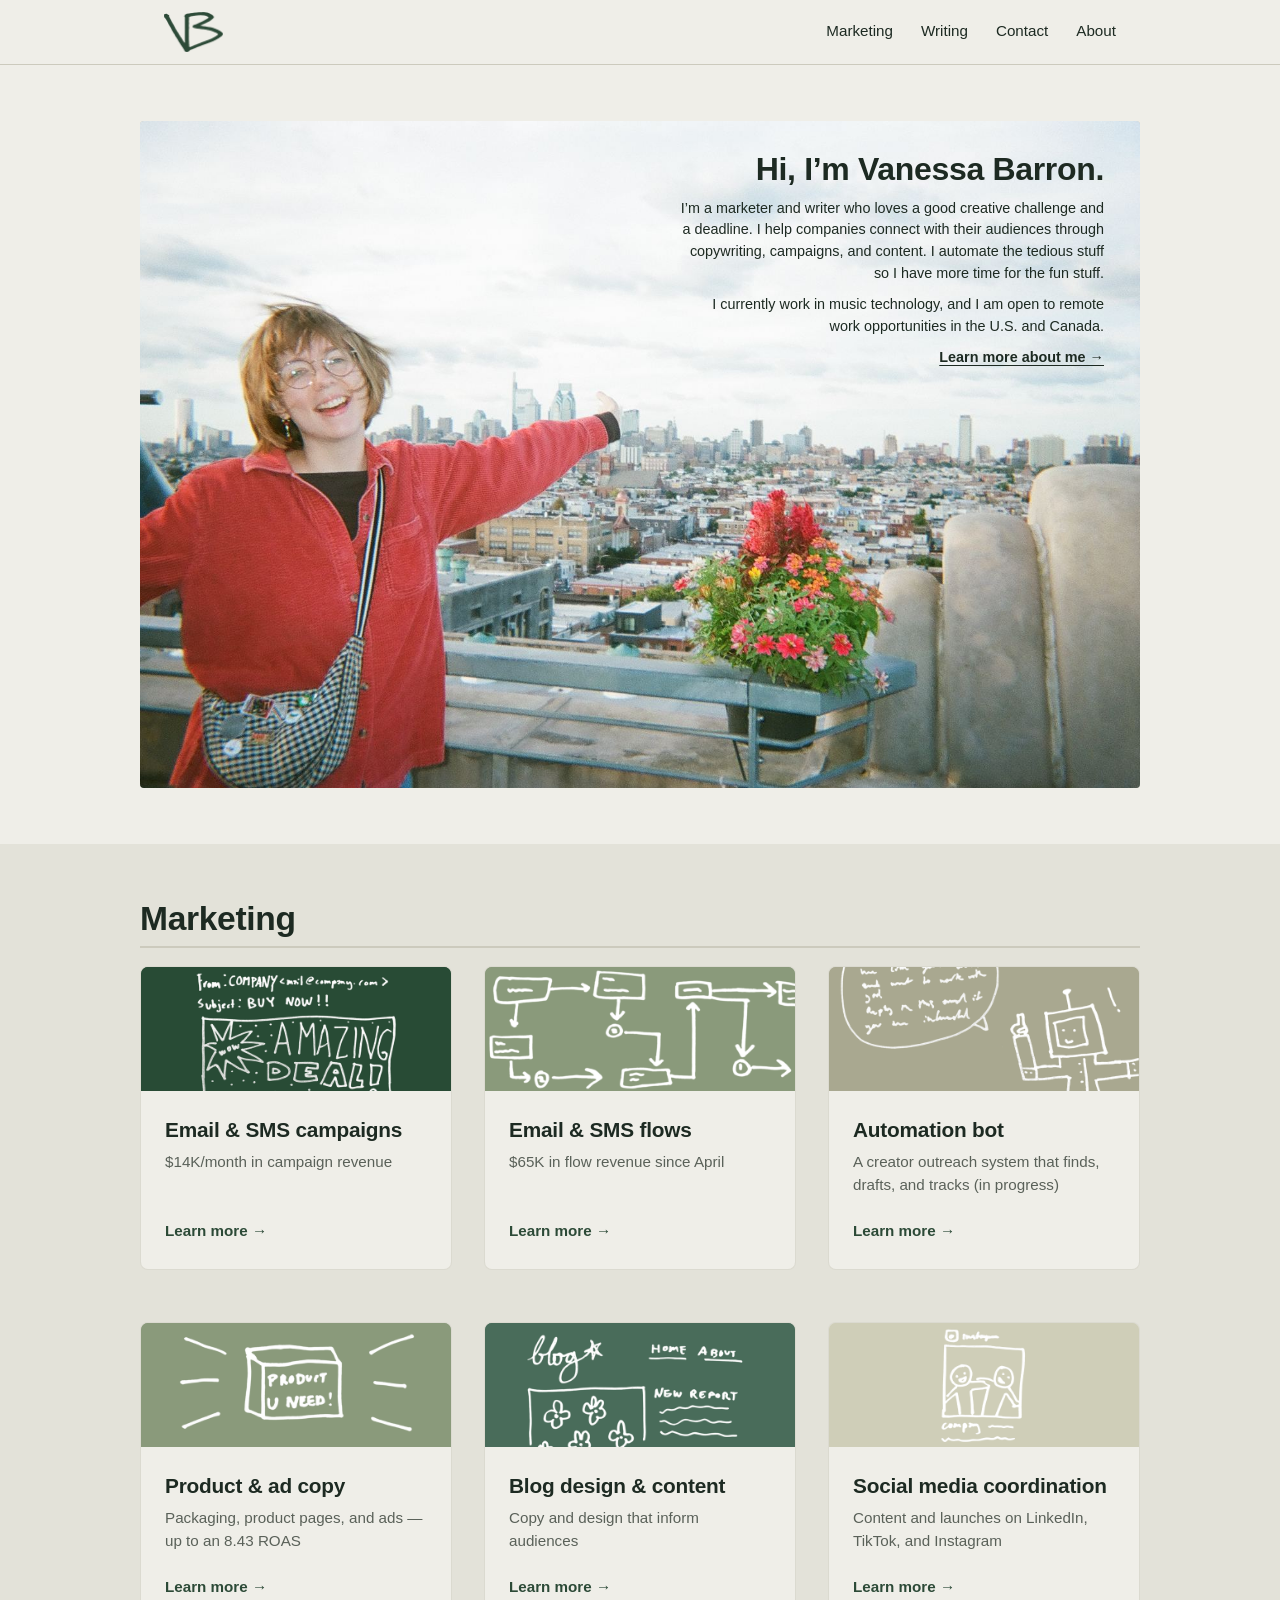
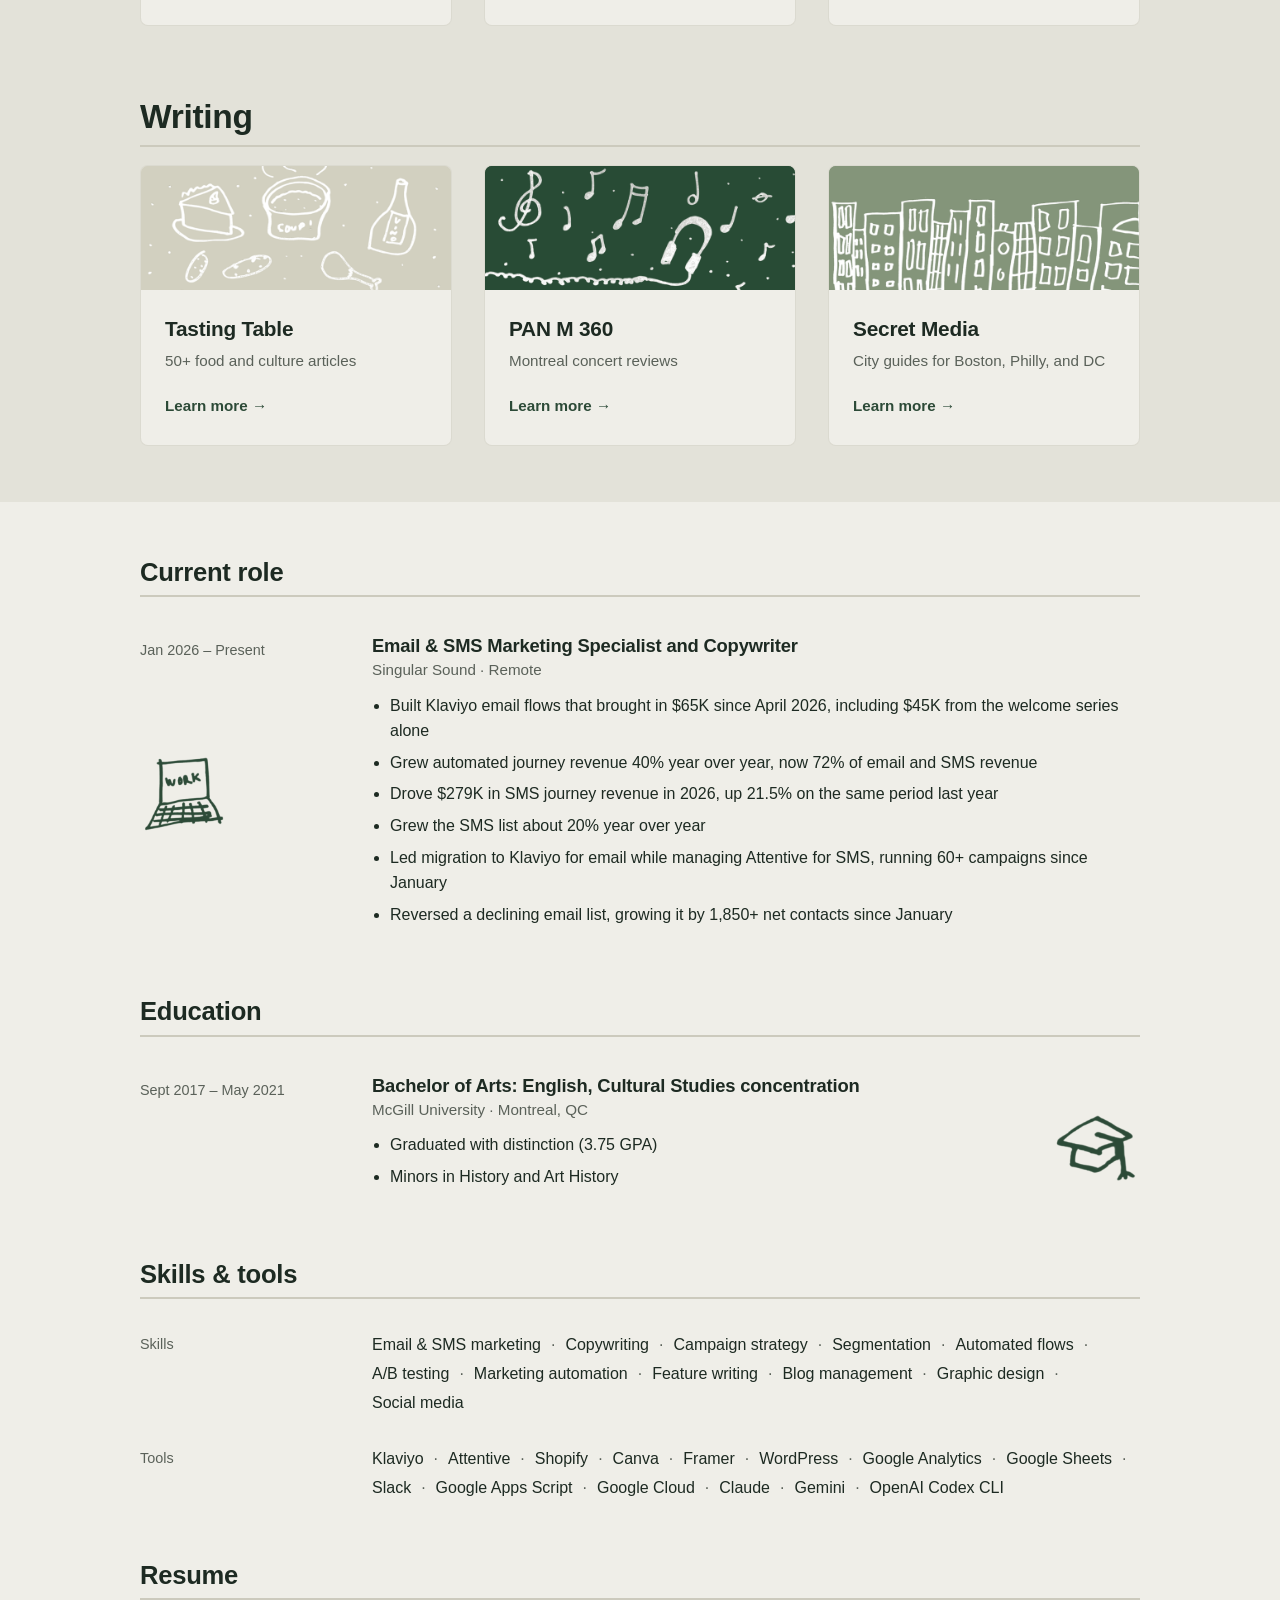
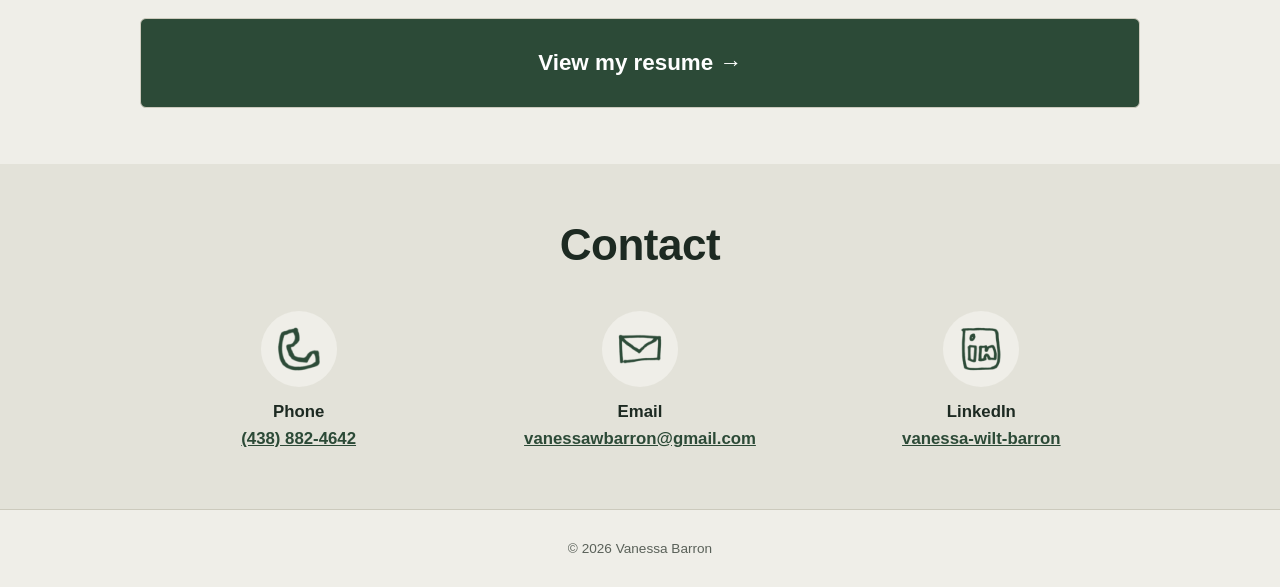
<file: index.html>
<!DOCTYPE html>
<html lang="en">
<head>
<meta charset="utf-8">
<meta name="viewport" content="width=device-width, initial-scale=1">
<title>Vanessa Barron — Email &amp; SMS Marketing Specialist and Copywriter</title>
<meta name="description" content="Vanessa Barron is an email and SMS marketing specialist and copywriter. Portfolio of campaigns, writing, and resume.">
<link rel="canonical" href="https://www.vanessabarron.fyi/">
<meta name="theme-color" content="#efeee8" media="(prefers-color-scheme: light)">
<meta name="theme-color" content="#171c18" media="(prefers-color-scheme: dark)">

<meta property="og:type" content="website">
<meta property="og:site_name" content="Vanessa Barron">
<meta property="og:title" content="Vanessa Barron — Email &amp; SMS Marketing Specialist and Copywriter">
<meta property="og:description" content="Vanessa Barron is an email and SMS marketing specialist and copywriter. Portfolio of campaigns, writing, and resume.">
<meta property="og:url" content="https://www.vanessabarron.fyi/">
<meta property="og:image" content="https://www.vanessabarron.fyi/images/og-image.jpg">
<meta name="twitter:card" content="summary_large_image">

<link rel="icon" href="favicon.ico" sizes="48x48">
<link rel="icon" type="image/png" href="images/favicon-light.png">
<link rel="icon" type="image/png" href="images/favicon-dark.png" media="(prefers-color-scheme: dark)">
<link rel="apple-touch-icon" href="images/apple-touch-icon.png">
<link rel="stylesheet" href="css/styles.css">
<script type="application/ld+json">
{
  "@context": "https://schema.org",
  "@type": "Person",
  "name": "Vanessa Barron",
  "url": "https://www.vanessabarron.fyi/",
  "jobTitle": "Email & SMS Marketing Specialist and Copywriter",
  "worksFor": { "@type": "Organization", "name": "Singular Sound" },
  "alumniOf": { "@type": "CollegeOrUniversity", "name": "McGill University" },
  "sameAs": ["https://www.linkedin.com/in/vanessa-wilt-barron/"]
}
</script>
</head>
<body>
<a class="skip-link" href="#main">Skip to content</a>

<header class="nav">
  <div class="nav-in">
    <a class="logo" href="/" aria-label="Vanessa Barron, home"></a>
    <nav aria-label="Primary">
      <a href="/#marketing">Marketing</a>
      <a href="/#writing">Writing</a>
      <a href="/#contact">Contact</a>
      <a href="/about.html">About</a>
    </nav>
  </div>
</header>

<main id="main">

  <!-- Hero: photo with intro text over the sky -->
  <section class="section" aria-label="Introduction">
    <div class="wrap">
      <div class="hero">
        <img src="images/hero.jpg" width="1565" height="1037" alt="Vanessa Barron on a rooftop with the city skyline behind her" fetchpriority="high">
        <div class="hero-text">
          <h1>Hi, I’m Vanessa Barron.</h1>
          <p>I’m a marketer and writer who loves a good creative challenge and a deadline. I help companies connect with their audiences through copywriting, campaigns, and content. I automate the tedious stuff so I have more time for the fun stuff.</p>
          <p>I currently work in music technology, and I am open to remote work opportunities in the U.S. and Canada.</p>
          <p><a class="more" href="/about.html">Learn more about me →</a></p>
        </div>
      </div>
    </div>
  </section>

  <!-- Work: project cards. Each card links to its own page. -->
  <section class="section band" aria-label="Work">
    <div class="wrap">
      <div class="group" id="marketing">
        <h2 class="group-title">Marketing</h2>
        <div class="grid">
        <!-- Card pictures are the files images/card-*.png (750 x 300). To swap one, replace the file or change the img src in its .thumb div. -->
        <article class="card">
          <div class="thumb" style="background:#284b35"><img src="images/card-email-sms-campaigns.png" width="750" height="300" alt="" loading="lazy" decoding="async"></div>
          <h3>Email &amp; SMS campaigns</h3>
          <p>$14K/month in campaign revenue</p>
          <a class="more" href="/email-sms-campaigns.html" aria-label="Learn more about Email &amp; SMS campaigns">Learn more →</a>
        </article>
        <article class="card">
          <div class="thumb" style="background:#8a9a7b"><img src="images/card-email-sms-flows.png" width="750" height="300" alt="" loading="lazy" decoding="async"></div>
          <h3>Email &amp; SMS flows</h3>
          <p>$65K in flow revenue since April</p>
          <a class="more" href="/email-sms-flows.html" aria-label="Learn more about Email &amp; SMS flows">Learn more →</a>
        </article>
        <article class="card">
          <div class="thumb" style="background:#a9a890"><img src="images/card-automation-bot.png" width="750" height="300" alt="" loading="lazy" decoding="async"></div>
          <h3>Automation bot</h3>
          <p>A creator outreach system that finds, drafts, and tracks (in progress)</p>
          <a class="more" href="/automation-bot.html" aria-label="Learn more about Automation bot">Learn more →</a>
        </article>
        <article class="card">
          <div class="thumb" style="background:#8a9a7b"><img src="images/card-product-copy.png" width="750" height="300" alt="" loading="lazy" decoding="async"></div>
          <h3>Product &amp; ad copy</h3>
          <p>Packaging, product pages, and ads — up to an 8.43 ROAS</p>
          <a class="more" href="/product-ad-copy.html" aria-label="Learn more about Product &amp; ad copy">Learn more →</a>
        </article>
        <article class="card">
          <div class="thumb" style="background:#496c5a"><img src="images/card-gear-tribune-blog.png" width="750" height="300" alt="" loading="lazy" decoding="async"></div>
          <h3>Blog design &amp; content</h3>
          <p>Copy and design that inform audiences</p>
          <a class="more" href="/blog.html" aria-label="Learn more about Blog design and content">Learn more →</a>
        </article>
        <article class="card">
          <div class="thumb" style="background:#cfcdb8"><img src="images/card-social-media-coordination.png" width="750" height="300" alt="" loading="lazy" decoding="async"></div>
          <h3>Social media coordination</h3>
          <p>Content and launches on LinkedIn, TikTok, and Instagram</p>
          <a class="more" href="/social-media.html" aria-label="Learn more about Social media coordination">Learn more →</a>
        </article>
        </div>
      </div>
      <div class="group" id="writing">
        <h2 class="group-title">Writing</h2>
        <div class="grid">
        <article class="card">
          <div class="thumb" style="background:#d2d0c0"><img src="images/card-tasting-table.png" width="750" height="300" alt="" loading="lazy" decoding="async"></div>
          <h3>Tasting Table</h3>
          <p>50+ food and culture articles</p>
          <a class="more" href="/tasting-table.html" aria-label="Learn more about Tasting Table">Learn more →</a>
        </article>
        <article class="card">
          <div class="thumb" style="background:#284b35"><img src="images/card-pan-m-360.png" width="750" height="300" alt="" loading="lazy" decoding="async"></div>
          <h3>PAN M 360</h3>
          <p>Montreal concert reviews</p>
          <a class="more" href="/pan-m-360.html" aria-label="Learn more about PAN M 360">Learn more →</a>
        </article>
        <article class="card">
          <div class="thumb" style="background:#84957a"><img src="images/card-secret-media.png" width="750" height="300" alt="" loading="lazy" decoding="async"></div>
          <h3>Secret Media</h3>
          <p>City guides for Boston, Philly, and DC</p>
          <a class="more" href="/secret-media.html" aria-label="Learn more about Secret Media">Learn more →</a>
        </article>
        </div>
      </div>
    </div>
  </section>

  <!-- Resume: current role, education, skills, and downloadable resumes -->
  <section class="section" aria-label="Resume">
    <div class="wrap resume">
      <div class="group">
        <h2 class="group-title">Current role</h2>
        <div class="row">
          <div class="when"><span>Jan 2026 – Present</span></div>
          <div>
            <h3 class="role">Email &amp; SMS Marketing Specialist and Copywriter</h3>
            <p class="org">Singular Sound · Remote</p>
            <ul>
              <li>Built Klaviyo email flows that brought in $65K since April 2026, including $45K from the welcome series alone</li>
              <li>Grew automated journey revenue 40% year over year, now 72% of email and SMS revenue</li>
              <li>Drove $279K in SMS journey revenue in 2026, up 21.5% on the same period last year<span class="ico row-ico row-ico-left ico-work" aria-hidden="true"></span></li>
              <li>Grew the SMS list about 20% year over year</li>
              <li>Led migration to Klaviyo for email while managing Attentive for SMS, running 60+ campaigns since January</li>
              <li>Reversed a declining email list, growing it by 1,850+ net contacts since January</li>
            </ul>
          </div>
        </div>
      </div>
      <div class="group">
        <h2 class="group-title">Education</h2>
        <div class="row">
          <div class="when"><span>Sept 2017 – May 2021</span></div>
          <div>
            <h3 class="role">Bachelor of Arts: English, Cultural Studies concentration</h3>
            <p class="org">McGill University · Montreal, QC</p>
            <ul>
              <li>Graduated with distinction (3.75 GPA)</li>
              <li>Minors in History and Art History</li>
            </ul>
          </div>
          <span class="ico row-ico row-ico-right ico-education" aria-hidden="true"></span>
        </div>
      </div>
      <div class="group">
        <h2 class="group-title">Skills &amp; tools</h2>
        <div class="row">
          <div class="when">Skills</div>
          <ul class="inline-list">
              <li>Email &amp; SMS marketing</li>
              <li>Copywriting</li>
              <li>Campaign strategy</li>
              <li>Segmentation</li>
              <li>Automated flows</li>
              <li>A/B testing</li>
              <li>Marketing automation</li>
              <li>Feature writing</li>
              <li>Blog management</li>
              <li>Graphic design</li>
              <li>Social media</li>
          </ul>
        </div>
        <div class="row">
          <div class="when">Tools</div>
          <ul class="inline-list">
              <li>Klaviyo</li>
              <li>Attentive</li>
              <li>Shopify</li>
              <li>Canva</li>
              <li>Framer</li>
              <li>WordPress</li>
              <li>Google Analytics</li>
              <li>Google Sheets</li>
              <li>Slack</li>
              <li>Google Apps Script</li>
              <li>Google Cloud</li>
              <li>Claude</li>
              <li>Gemini</li>
              <li>OpenAI Codex CLI</li>
          </ul>
        </div>
      </div>
      <div class="group">
        <h2 class="group-title">Resume</h2>
        <a class="resume-cta" href="files/resume.pdf" target="_blank" rel="noopener">View my resume →</a>
      </div>
    </div>
  </section>

  <!-- Contact -->
  <section class="section band" id="contact" aria-label="Contact">
    <div class="wrap">
      <h2 class="section-title">Contact</h2>
      <div class="contact">
        <div>
          <div class="icon"><span class="ico ico-phone" aria-hidden="true"></span></div>
          <p><b>Phone</b><a href="tel:+14388824642">(438) 882-4642</a></p>
        </div>
        <div>
          <div class="icon"><span class="ico ico-email" aria-hidden="true"></span></div>
          <p><b>Email</b><a href="mailto:vanessawbarron@gmail.com">vanessawbarron@gmail.com</a></p>
        </div>
        <div>
          <div class="icon"><span class="ico ico-linkedin" aria-hidden="true"></span></div>
          <p><b>LinkedIn</b><a href="https://www.linkedin.com/in/vanessa-wilt-barron/" target="_blank" rel="noopener">vanessa-wilt-barron</a></p>
        </div>
      </div>
    </div>
  </section>

</main>

<footer class="site-footer">
  <p>&copy; 2026 Vanessa Barron</p>
</footer>
</body>
</html>
</file>
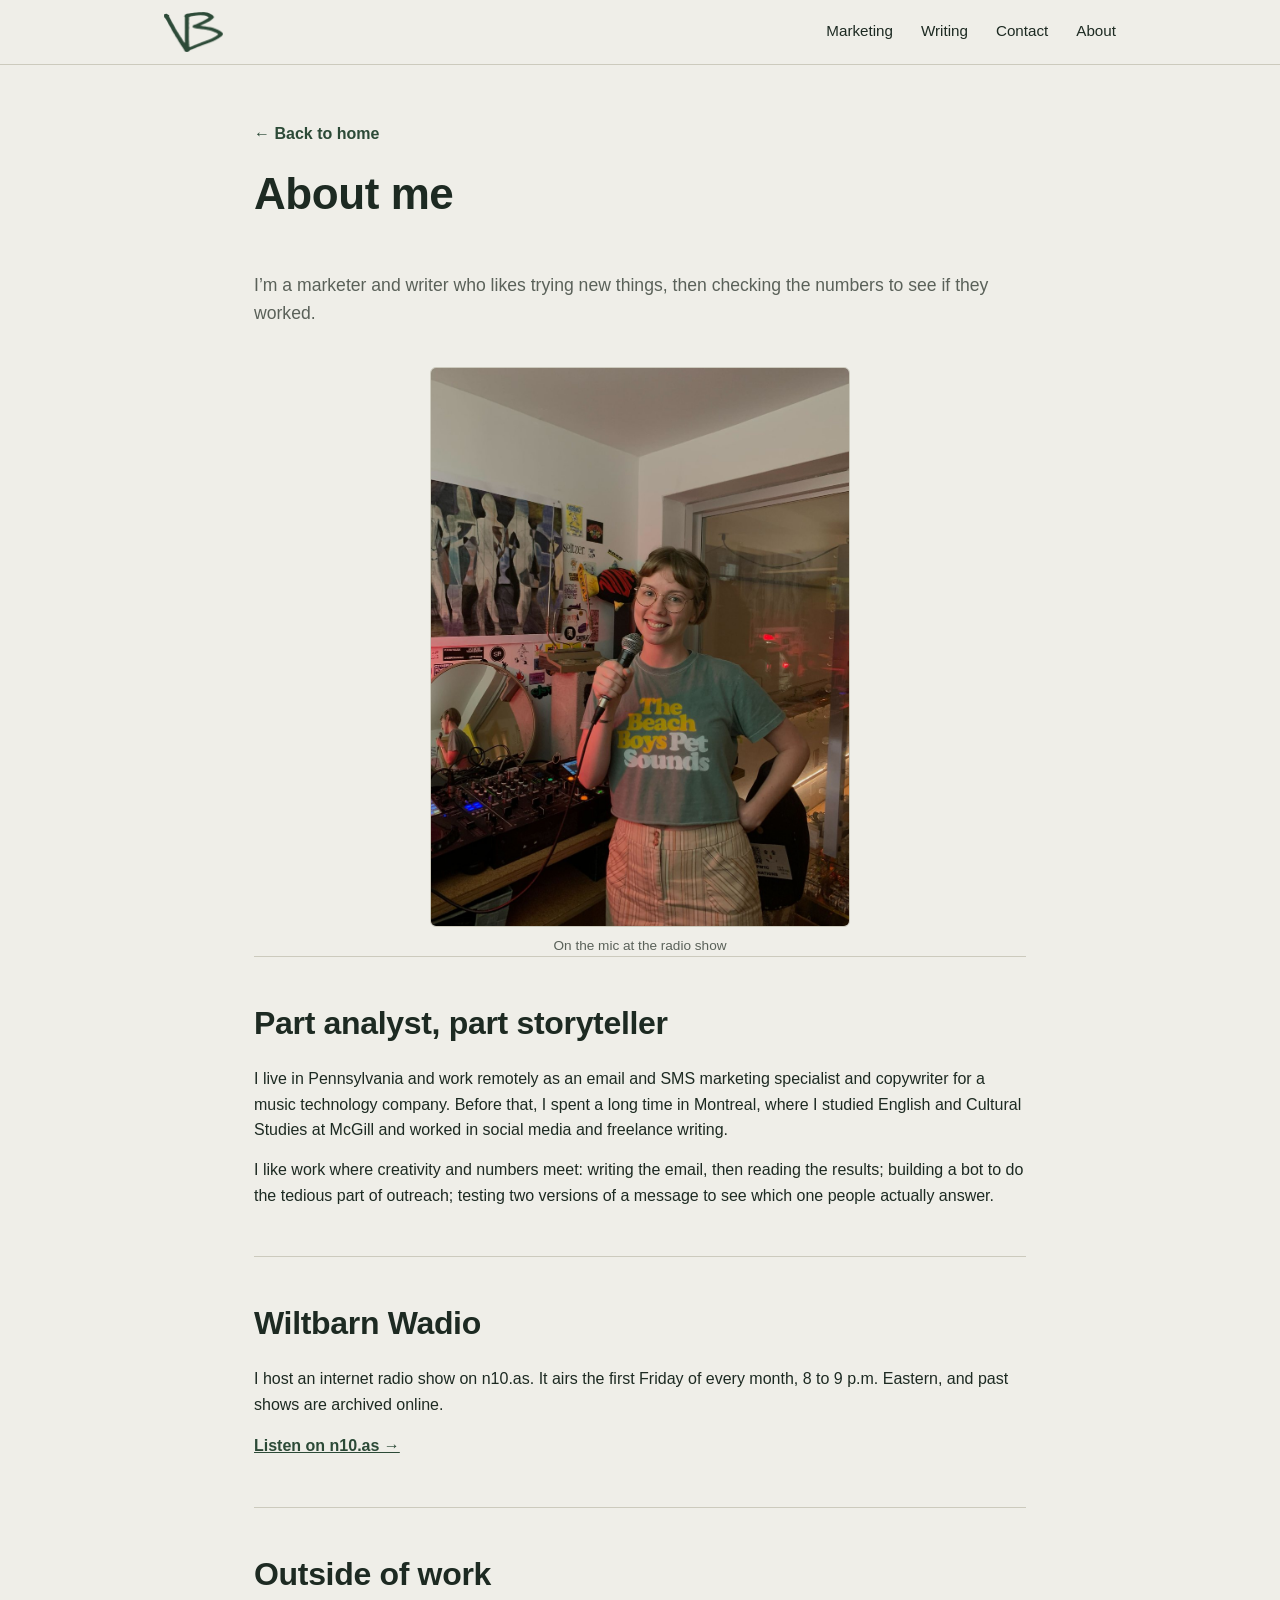
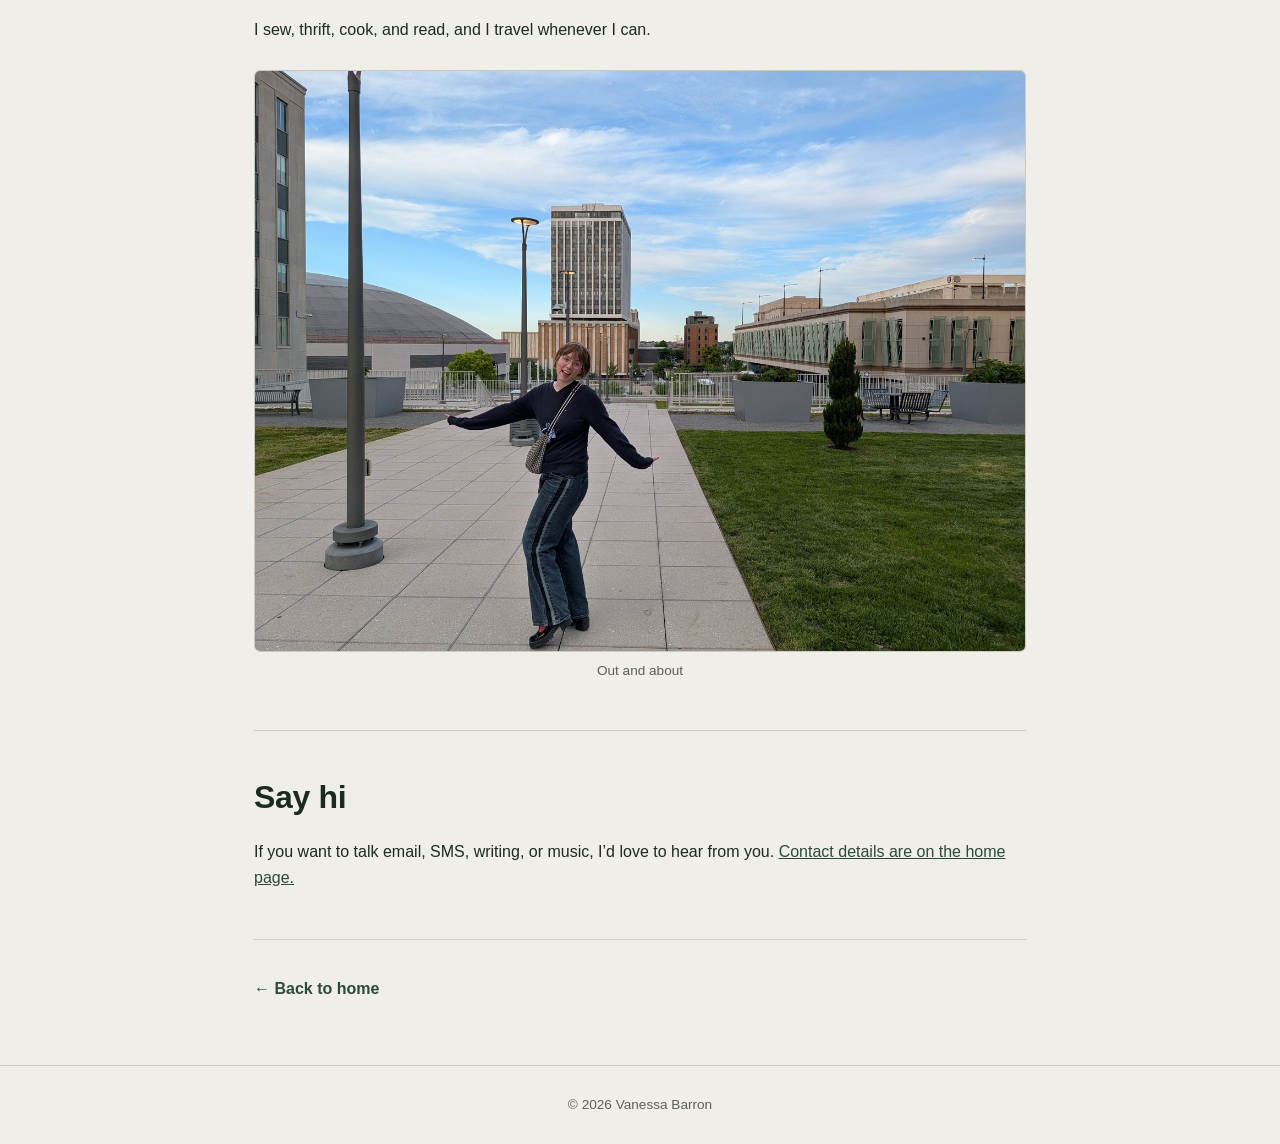
<file: about.html>
<!DOCTYPE html>
<html lang="en">
<head>
<meta charset="utf-8">
<meta name="viewport" content="width=device-width, initial-scale=1">
<title>About — Vanessa Barron</title>
<meta name="description" content="About Vanessa Barron: marketer, writer, and radio host.">
<link rel="canonical" href="https://www.vanessabarron.fyi/about.html">
<meta name="theme-color" content="#efeee8" media="(prefers-color-scheme: light)">
<meta name="theme-color" content="#171c18" media="(prefers-color-scheme: dark)">

<meta property="og:type" content="website">
<meta property="og:site_name" content="Vanessa Barron">
<meta property="og:title" content="About — Vanessa Barron">
<meta property="og:description" content="About Vanessa Barron: marketer, writer, and radio host.">
<meta property="og:url" content="https://www.vanessabarron.fyi/about.html">
<meta property="og:image" content="https://www.vanessabarron.fyi/images/og-image.jpg">
<meta name="twitter:card" content="summary_large_image">

<link rel="icon" href="favicon.ico" sizes="48x48">
<link rel="icon" type="image/png" href="images/favicon-light.png">
<link rel="icon" type="image/png" href="images/favicon-dark.png" media="(prefers-color-scheme: dark)">
<link rel="apple-touch-icon" href="images/apple-touch-icon.png">
<link rel="stylesheet" href="css/styles.css">
</head>
<body>
<a class="skip-link" href="#main">Skip to content</a>

<header class="nav">
  <div class="nav-in">
    <a class="logo" href="/" aria-label="Vanessa Barron, home"></a>
    <nav aria-label="Primary">
      <a href="/#marketing">Marketing</a>
      <a href="/#writing">Writing</a>
      <a href="/#contact">Contact</a>
      <a href="/about.html">About</a>
    </nav>
  </div>
</header>

<main id="main" class="narrow">
  <div class="page-head">
    <a class="crumb" href="/">← Back to home</a>
    <h1>About me</h1>
  </div>
  <p class="lede">I’m a marketer and writer who likes trying new things, then checking the numbers to see if they worked.</p>
  <figure class="shot portrait"><img src="images/about-radio.jpg" width="1000" height="1333" alt="Vanessa smiling and holding a microphone in a small radio studio, in a Beach Boys Pet Sounds T-shirt, with a DJ mixer, stickers, and a poster on the wall behind her" fetchpriority="high"><figcaption>On the mic at the radio show</figcaption></figure>

  <section class="entry" id="short-version">
    <h2>Part analyst, part storyteller</h2>
    <p>I live in Pennsylvania and work remotely as an email and SMS marketing specialist and copywriter for a music technology company. Before that, I spent a long time in Montreal, where I studied English and Cultural Studies at McGill and worked in social media and freelance writing.</p>
    <p>I like work where creativity and numbers meet: writing the email, then reading the results; building a bot to do the tedious part of outreach; testing two versions of a message to see which one people actually answer.</p>
  </section>

  <section class="entry" id="radio-show">
    <h2>Wiltbarn Wadio</h2>
    <p>I host an internet radio show on n10.as. It airs the first Friday of every month, 8 to 9 p.m. Eastern, and past shows are archived online.</p>
    <!-- TODO: add what the show plays and how long you've hosted it. -->
    <a class="read-link" href="https://www.n10.as" target="_blank" rel="noopener">Listen on n10.as →</a>
    <!-- TODO: swap the link above for the show's own n10.as page if it has one. -->
  </section>

  <section class="entry" id="outside-work">
    <h2>Outside of work</h2>
    <p>I sew, thrift, cook, and read, and I travel whenever I can.</p>
    <figure class="shot" style="margin-top:28px"><img src="images/about-outside.jpg" width="1400" height="1054" alt="Vanessa striking a playful pose with her arms out on a paved plaza, with a city skyline and a blue sky behind her" loading="lazy" decoding="async"><figcaption>Out and about</figcaption></figure>
  </section>

  <section class="entry" id="say-hi">
    <h2>Say hi</h2>
    <p>If you want to talk email, SMS, writing, or music, I’d love to hear from you. <a href="/#contact">Contact details are on the home page.</a></p>
  </section>

  <div class="foot-link"><a class="crumb" href="/">← Back to home</a></div>
</main>
<footer class="site-footer">
  <p>&copy; 2026 Vanessa Barron</p>
</footer>
</body>
</html>
</file>
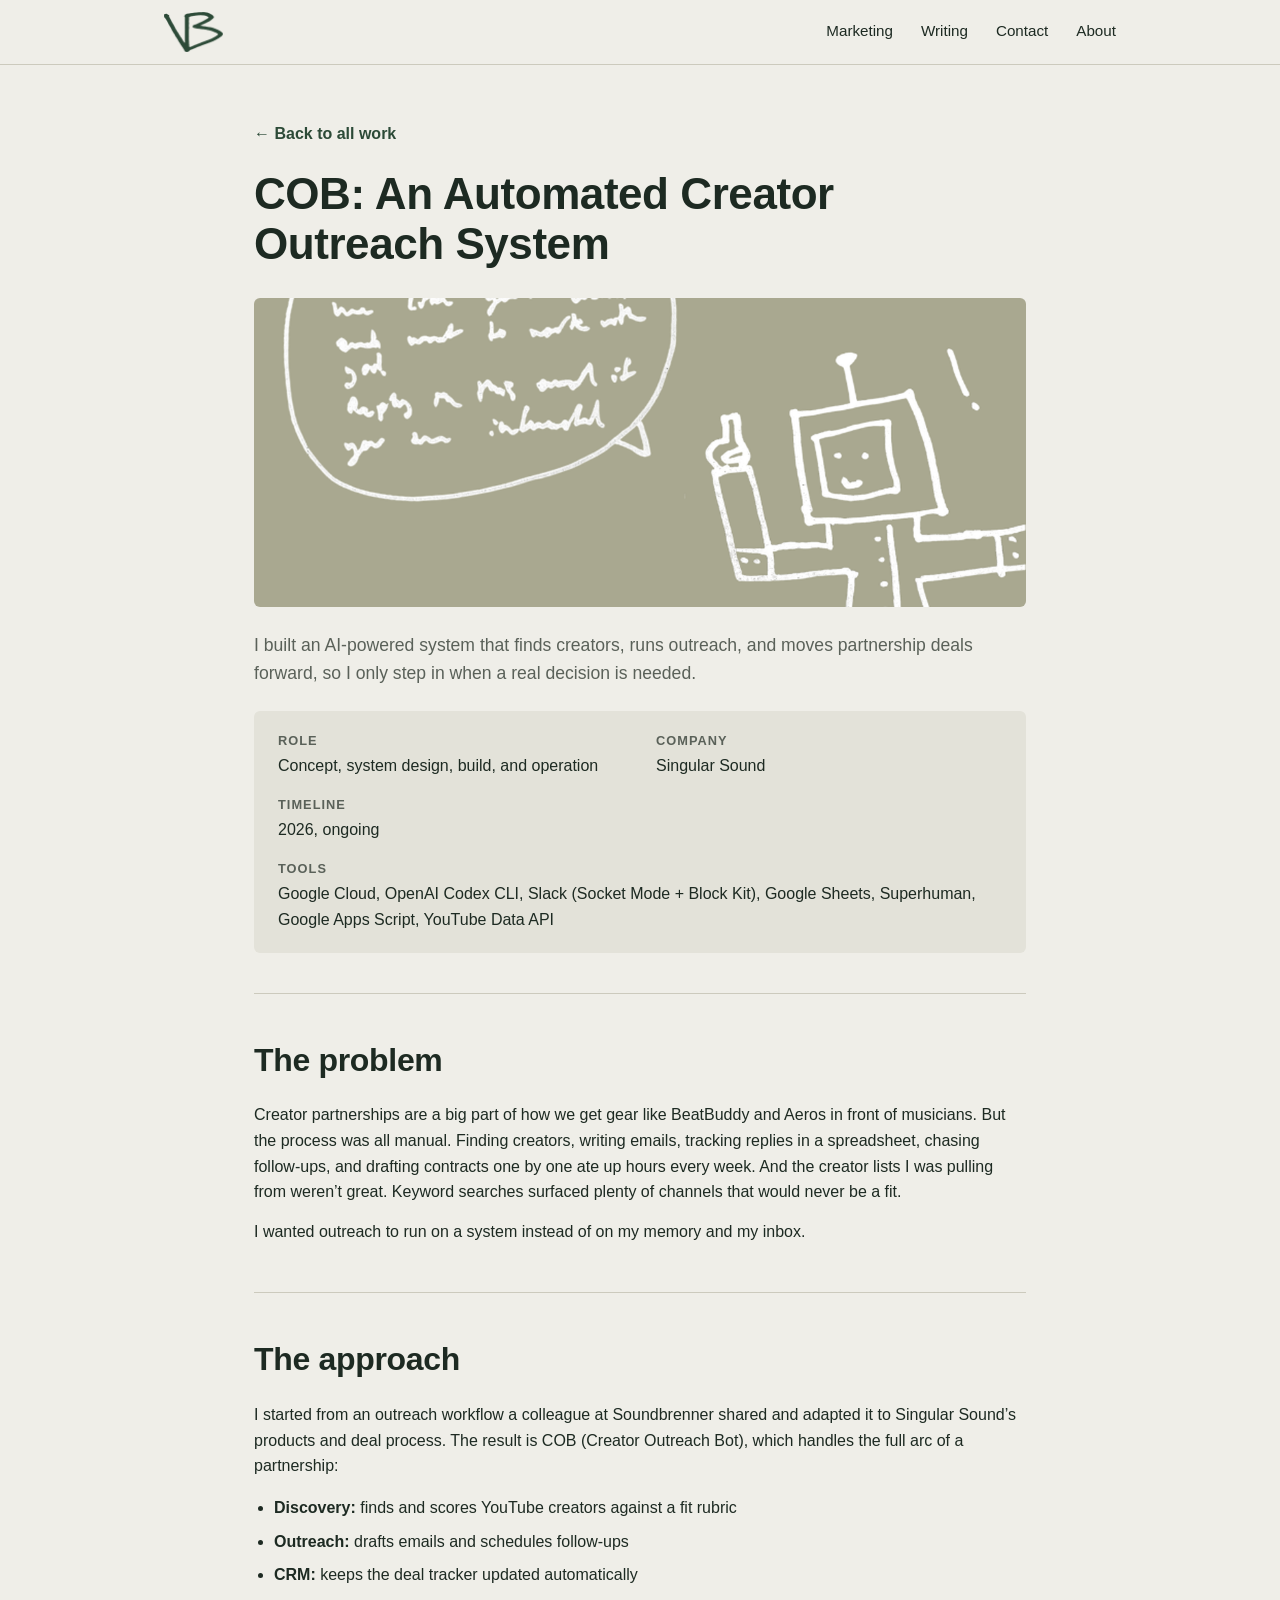
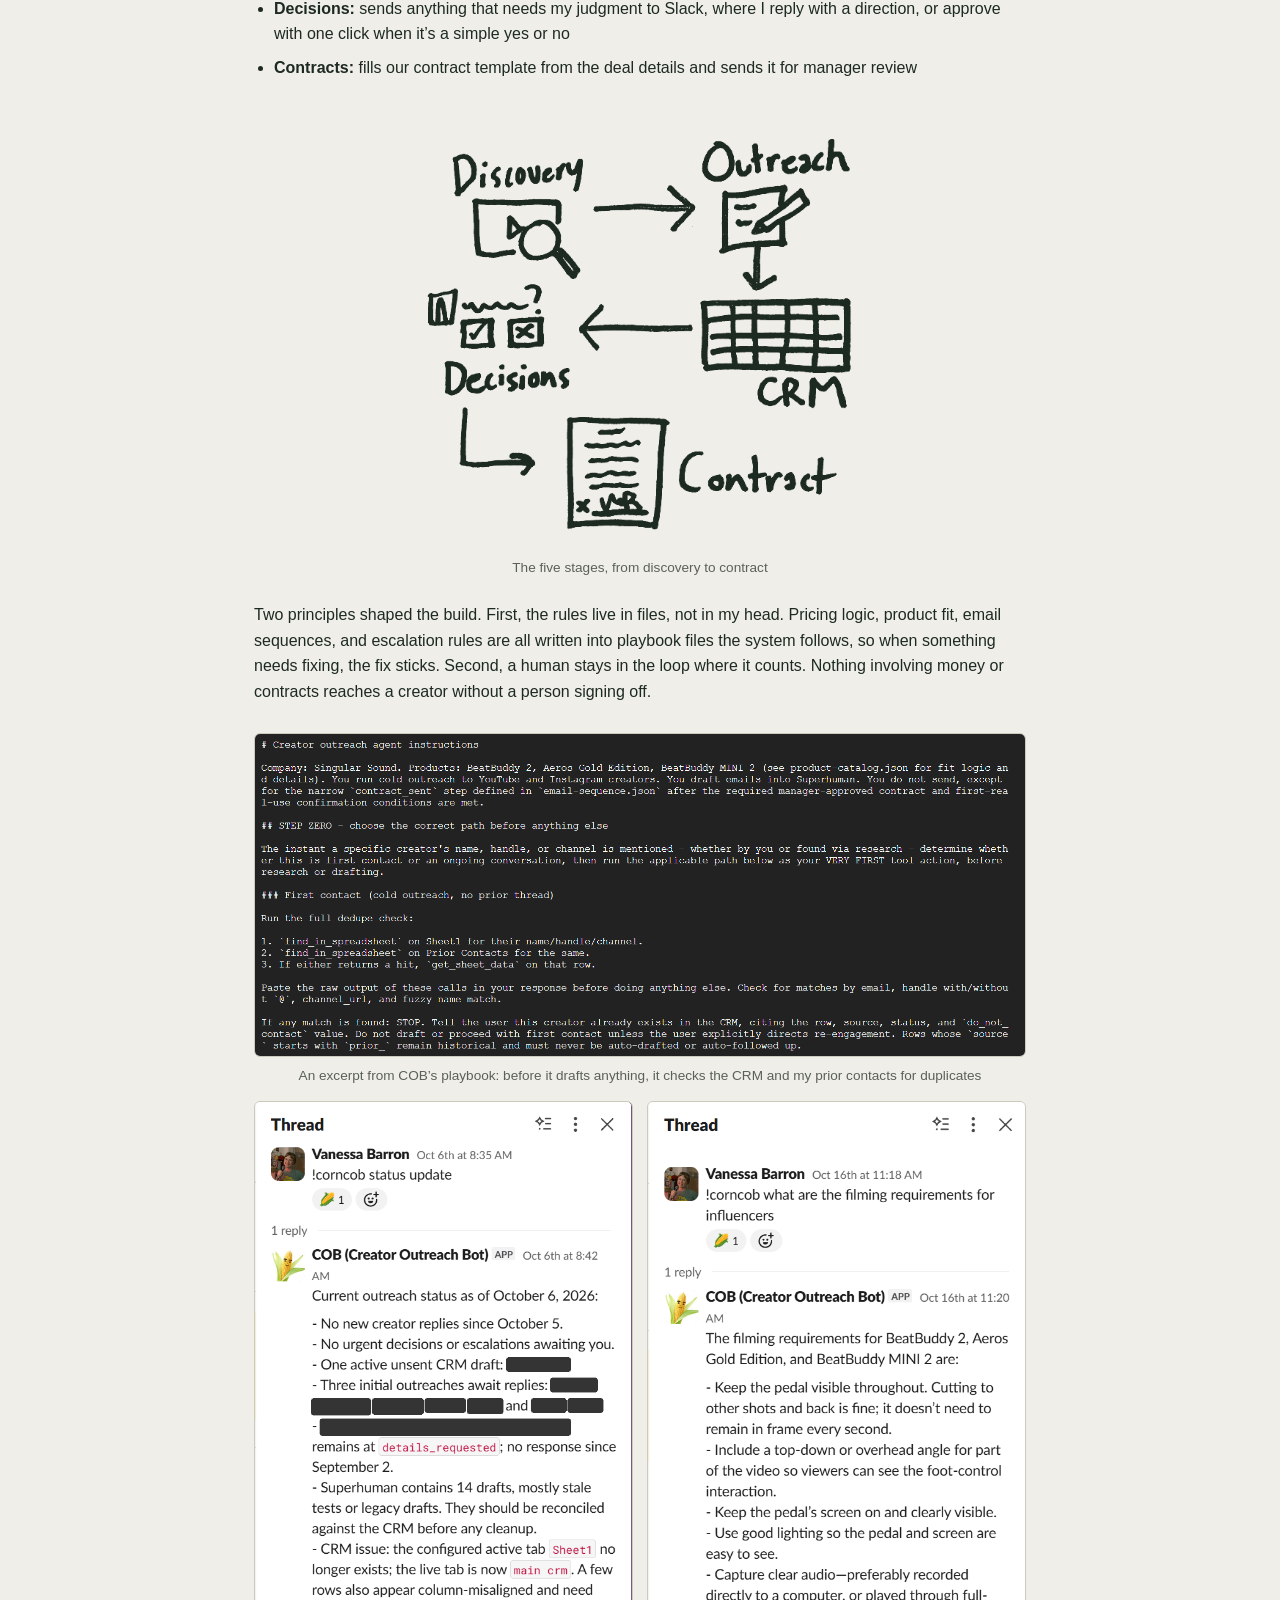
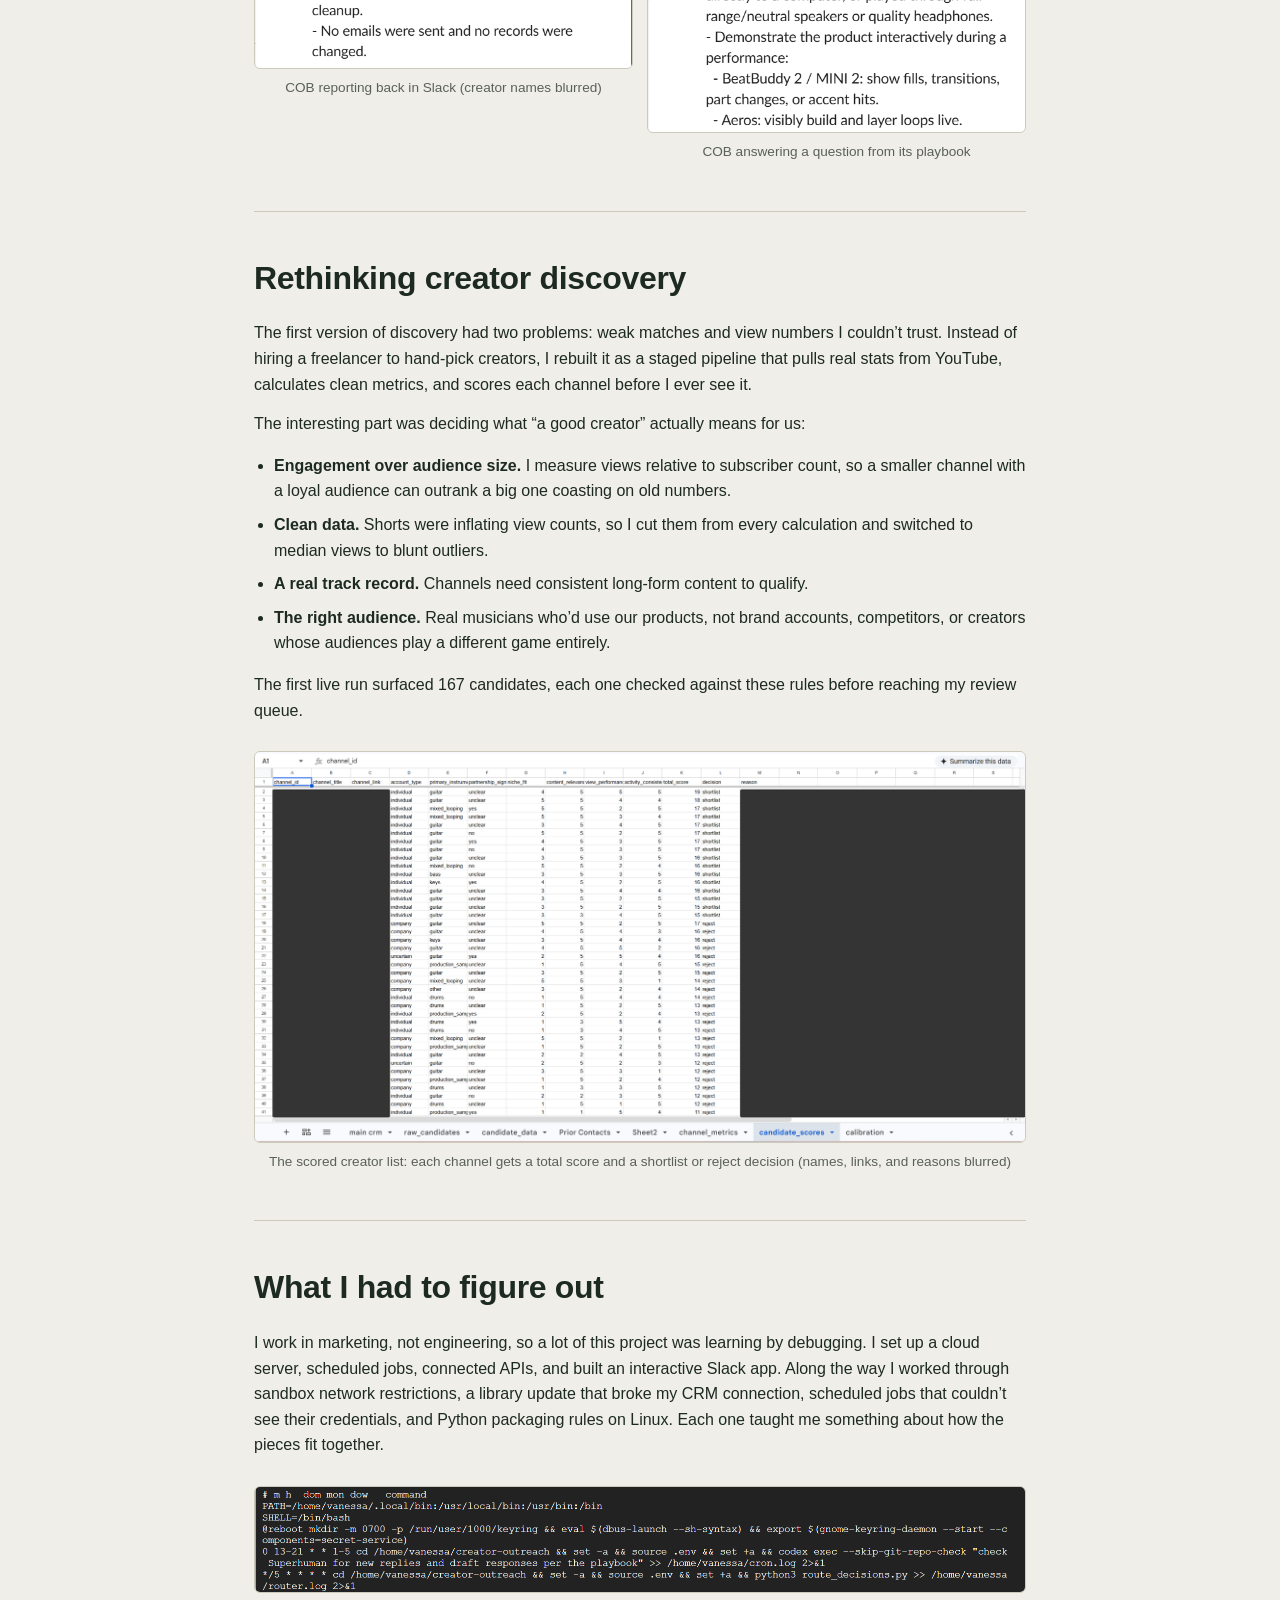
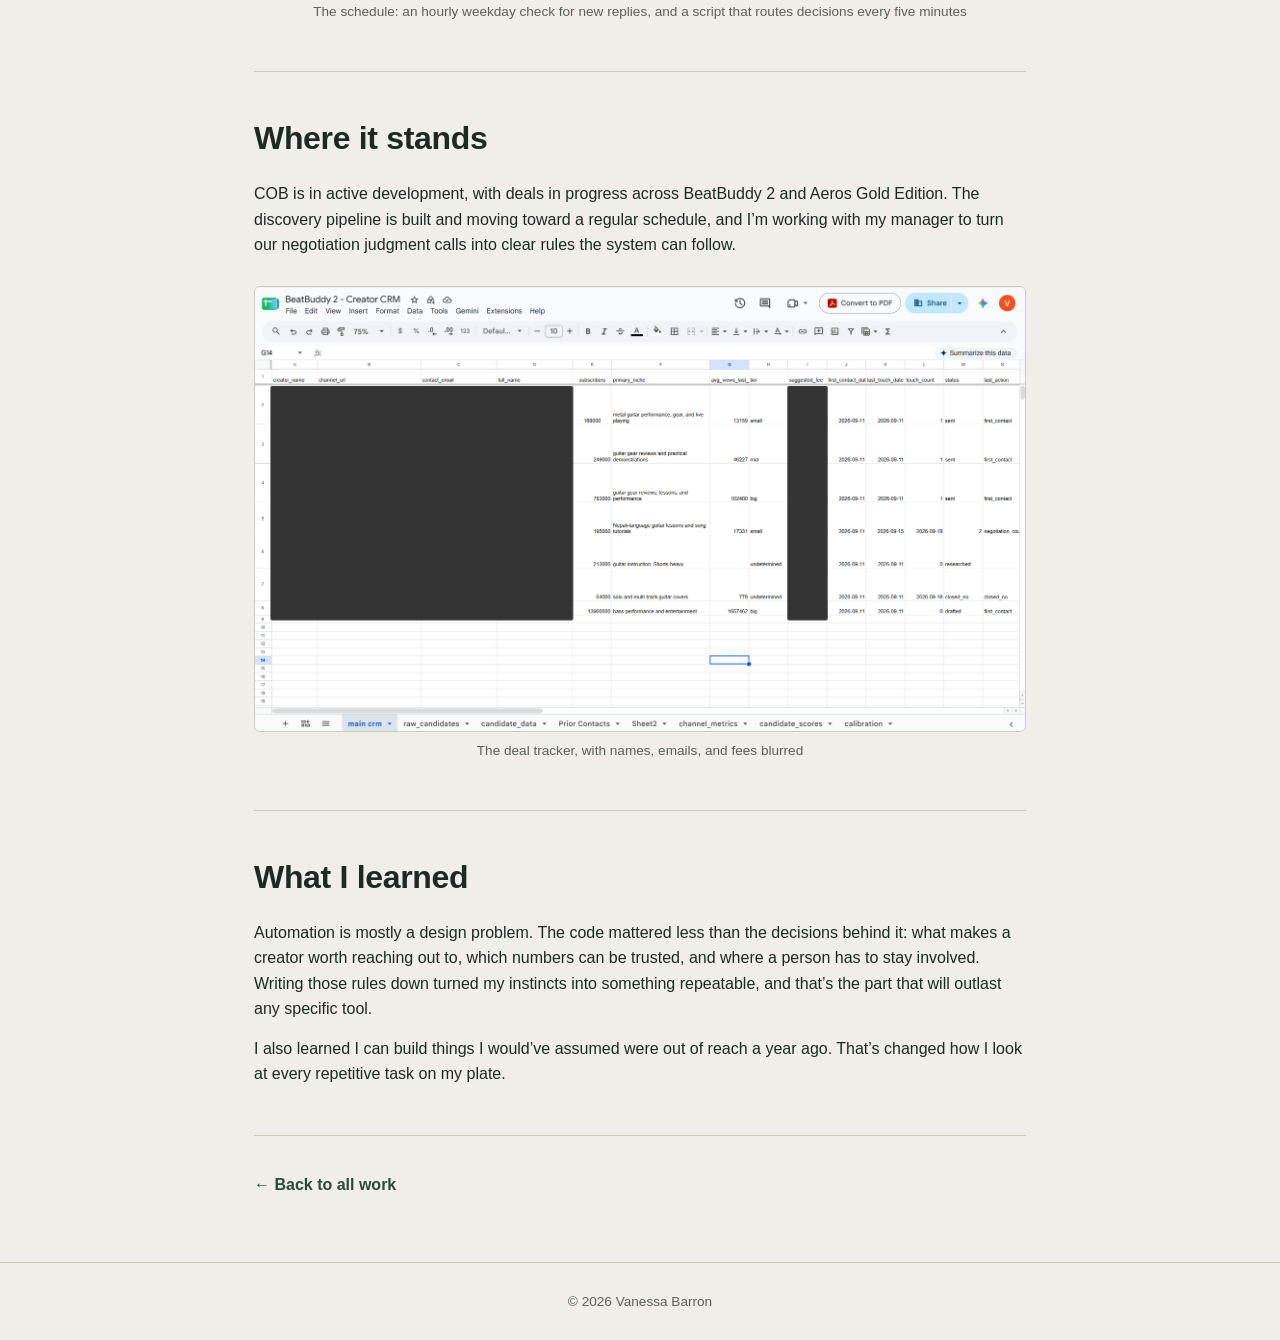
<file: automation-bot.html>
<!DOCTYPE html>
<html lang="en">
<head>
<meta charset="utf-8">
<meta name="viewport" content="width=device-width, initial-scale=1">
<title>COB: An Automated Creator Outreach System — Vanessa Barron</title>
<meta name="description" content="COB, an automated creator outreach system built by Vanessa Barron at Singular Sound: creator discovery, outreach, CRM, and contracts, with a human in the loop.">
<link rel="canonical" href="https://www.vanessabarron.fyi/automation-bot.html">
<meta name="theme-color" content="#efeee8" media="(prefers-color-scheme: light)">
<meta name="theme-color" content="#171c18" media="(prefers-color-scheme: dark)">

<meta property="og:type" content="website">
<meta property="og:site_name" content="Vanessa Barron">
<meta property="og:title" content="COB: An Automated Creator Outreach System — Vanessa Barron">
<meta property="og:description" content="COB, an automated creator outreach system built by Vanessa Barron at Singular Sound: creator discovery, outreach, CRM, and contracts, with a human in the loop.">
<meta property="og:url" content="https://www.vanessabarron.fyi/automation-bot.html">
<meta property="og:image" content="https://www.vanessabarron.fyi/images/og-image.jpg">
<meta name="twitter:card" content="summary_large_image">

<link rel="icon" href="favicon.ico" sizes="48x48">
<link rel="icon" type="image/png" href="images/favicon-light.png">
<link rel="icon" type="image/png" href="images/favicon-dark.png" media="(prefers-color-scheme: dark)">
<link rel="apple-touch-icon" href="images/apple-touch-icon.png">
<link rel="stylesheet" href="css/styles.css">
</head>
<body>
<a class="skip-link" href="#main">Skip to content</a>

<header class="nav">
  <div class="nav-in">
    <a class="logo" href="/" aria-label="Vanessa Barron, home"></a>
    <nav aria-label="Primary">
      <a href="/#marketing">Marketing</a>
      <a href="/#writing">Writing</a>
      <a href="/#contact">Contact</a>
      <a href="/about.html">About</a>
    </nav>
  </div>
</header>

<main id="main" class="narrow">
  <div class="page-head">
    <a class="crumb" href="/#marketing">← Back to all work</a>
    <h1>COB: An Automated Creator Outreach System</h1>
  </div>
  <img class="page-hero" src="images/header-automation-bot.png" width="1125" height="450" alt="" fetchpriority="high">
  <p class="lede">I built an AI-powered system that finds creators, runs outreach, and moves partnership deals forward, so I only step in when a real decision is needed.</p>
  <dl class="facts">
    <div><dt>Role</dt><dd>Concept, system design, build, and operation</dd></div>
    <div><dt>Company</dt><dd>Singular Sound</dd></div>
    <div><dt>Timeline</dt><dd>2026, ongoing</dd></div>
    <div class="wide"><dt>Tools</dt><dd>Google Cloud, OpenAI Codex CLI, Slack (Socket Mode + Block Kit), Google Sheets, Superhuman, Google Apps Script, YouTube Data API</dd></div>
  </dl>

  <section class="entry" id="problem">
    <h2>The problem</h2>
    <p>Creator partnerships are a big part of how we get gear like BeatBuddy and Aeros in front of musicians. But the process was all manual. Finding creators, writing emails, tracking replies in a spreadsheet, chasing follow-ups, and drafting contracts one by one ate up hours every week. And the creator lists I was pulling from weren’t great. Keyword searches surfaced plenty of channels that would never be a fit.</p>
    <p>I wanted outreach to run on a system instead of on my memory and my inbox.</p>
  </section>

  <section class="entry" id="approach">
    <h2>The approach</h2>
    <p>I started from an outreach workflow a colleague at Soundbrenner shared and adapted it to Singular Sound’s products and deal process. The result is COB (Creator Outreach Bot), which handles the full arc of a partnership:</p>
    <ul>
        <li><strong>Discovery:</strong> finds and scores YouTube creators against a fit rubric</li>
        <li><strong>Outreach:</strong> drafts emails and schedules follow-ups</li>
        <li><strong>CRM:</strong> keeps the deal tracker updated automatically</li>
        <li><strong>Decisions:</strong> sends anything that needs my judgment to Slack, where I reply with a direction, or approve with one click when it’s a simple yes or no</li>
        <li><strong>Contracts:</strong> fills our contract template from the deal details and sends it for manager review</li>
    </ul>
      <div class="shots c1"><figure class="shot"><div class="diagram" role="img" aria-label="Hand-drawn diagram of the five stages: Discovery leads to Outreach, then to a CRM tracker, then to Decisions with approve and reject boxes, and finally to a signed Contract"></div><figcaption>The five stages, from discovery to contract</figcaption></figure></div>
    <p>Two principles shaped the build. First, the rules live in files, not in my head. Pricing logic, product fit, email sequences, and escalation rules are all written into playbook files the system follows, so when something needs fixing, the fix sticks. Second, a human stays in the loop where it counts. Nothing involving money or contracts reaches a creator without a person signing off.</p>
      <div class="shots c1"><figure class="shot"><img src="images/cob-playbook.png" width="1530" height="640" alt="Excerpt from COB’s instruction file: it must check the CRM and a prior-contacts tab for duplicates before drafting anything, and stop and flag if the creator already exists" loading="lazy" decoding="async"><figcaption>An excerpt from COB’s playbook: before it drafts anything, it checks the CRM and my prior contacts for duplicates</figcaption></figure></div>
      <div class="shots c2"><figure class="shot"><img src="images/cob-slack-status.png" width="607" height="912" alt="Slack thread where COB reports outreach status: no new replies, no urgent decisions, creator names blurred, and “No emails were sent and no records were changed”" loading="lazy" decoding="async"><figcaption>COB reporting back in Slack (creator names blurred)</figcaption></figure><figure class="shot"><img src="images/cob-slack-filming.png" width="598" height="1000" alt="Slack thread where COB answers a question about filming requirements for BeatBuddy 2, Aeros Gold Edition, and BeatBuddy MINI 2, from its playbook" loading="lazy" decoding="async"><figcaption>COB answering a question from its playbook</figcaption></figure></div>
  </section>

  <section class="entry" id="discovery">
    <h2>Rethinking creator discovery</h2>
    <p>The first version of discovery had two problems: weak matches and view numbers I couldn’t trust. Instead of hiring a freelancer to hand-pick creators, I rebuilt it as a staged pipeline that pulls real stats from YouTube, calculates clean metrics, and scores each channel before I ever see it.</p>
    <p>The interesting part was deciding what “a good creator” actually means for us:</p>
    <ul>
        <li><strong>Engagement over audience size.</strong> I measure views relative to subscriber count, so a smaller channel with a loyal audience can outrank a big one coasting on old numbers.</li>
        <li><strong>Clean data.</strong> Shorts were inflating view counts, so I cut them from every calculation and switched to median views to blunt outliers.</li>
        <li><strong>A real track record.</strong> Channels need consistent long-form content to qualify.</li>
        <li><strong>The right audience.</strong> Real musicians who’d use our products, not brand accounts, competitors, or creators whose audiences play a different game entirely.</li>
    </ul>
    <p>The first live run surfaced 167 candidates, each one checked against these rules before reaching my review queue.</p>
      <div class="shots c1"><figure class="shot"><img src="images/cob-creator-scores.png" width="1600" height="809" alt="Google Sheet of scored YouTube creators with account type, instrument, partnership signal, scores for niche fit, content relevance, view performance and activity, a total score, and a shortlist or reject decision; names, links, and reasons are blurred" loading="lazy" decoding="async"><figcaption>The scored creator list: each channel gets a total score and a shortlist or reject decision (names, links, and reasons blurred)</figcaption></figure></div>
  </section>

  <section class="entry" id="figuring-out">
    <h2>What I had to figure out</h2>
    <p>I work in marketing, not engineering, so a lot of this project was learning by debugging. I set up a cloud server, scheduled jobs, connected APIs, and built an interactive Slack app. Along the way I worked through sandbox network restrictions, a library update that broke my CRM connection, scheduled jobs that couldn’t see their credentials, and Python packaging rules on Linux. Each one taught me something about how the pieces fit together.</p>
      <div class="shots c1"><figure class="shot"><img src="images/cob-cron.png" width="1534" height="210" alt="Cron schedule on a cloud server: one job runs hourly on weekdays to check for new replies and draft responses, and another script runs every five minutes" loading="lazy" decoding="async"><figcaption>The schedule: an hourly weekday check for new replies, and a script that routes decisions every five minutes</figcaption></figure></div>
  </section>

  <section class="entry" id="status">
    <h2>Where it stands</h2>
    <p>COB is in active development, with deals in progress across BeatBuddy 2 and Aeros Gold Edition. The discovery pipeline is built and moving toward a regular schedule, and I’m working with my manager to turn our negotiation judgment calls into clear rules the system can follow.</p>
      <div class="shots c1"><figure class="shot"><img src="images/cob-deal-tracker.png" width="1600" height="923" alt="Google Sheet titled BeatBuddy 2 Creator CRM, with columns for subscribers, niche, average views, tier, first contact, last touch, touch count, status, and last action; names, emails, links, and fees are blurred" loading="lazy" decoding="async"><figcaption>The deal tracker, with names, emails, and fees blurred</figcaption></figure></div>
  </section>

  <section class="entry" id="learned">
    <h2>What I learned</h2>
    <p>Automation is mostly a design problem. The code mattered less than the decisions behind it: what makes a creator worth reaching out to, which numbers can be trusted, and where a person has to stay involved. Writing those rules down turned my instincts into something repeatable, and that’s the part that will outlast any specific tool.</p>
    <p>I also learned I can build things I would’ve assumed were out of reach a year ago. That’s changed how I look at every repetitive task on my plate.</p>
  </section>

  <div class="foot-link"><a class="crumb" href="/#marketing">← Back to all work</a></div>
</main>
<footer class="site-footer">
  <p>&copy; 2026 Vanessa Barron</p>
</footer>
</body>
</html>
</file>
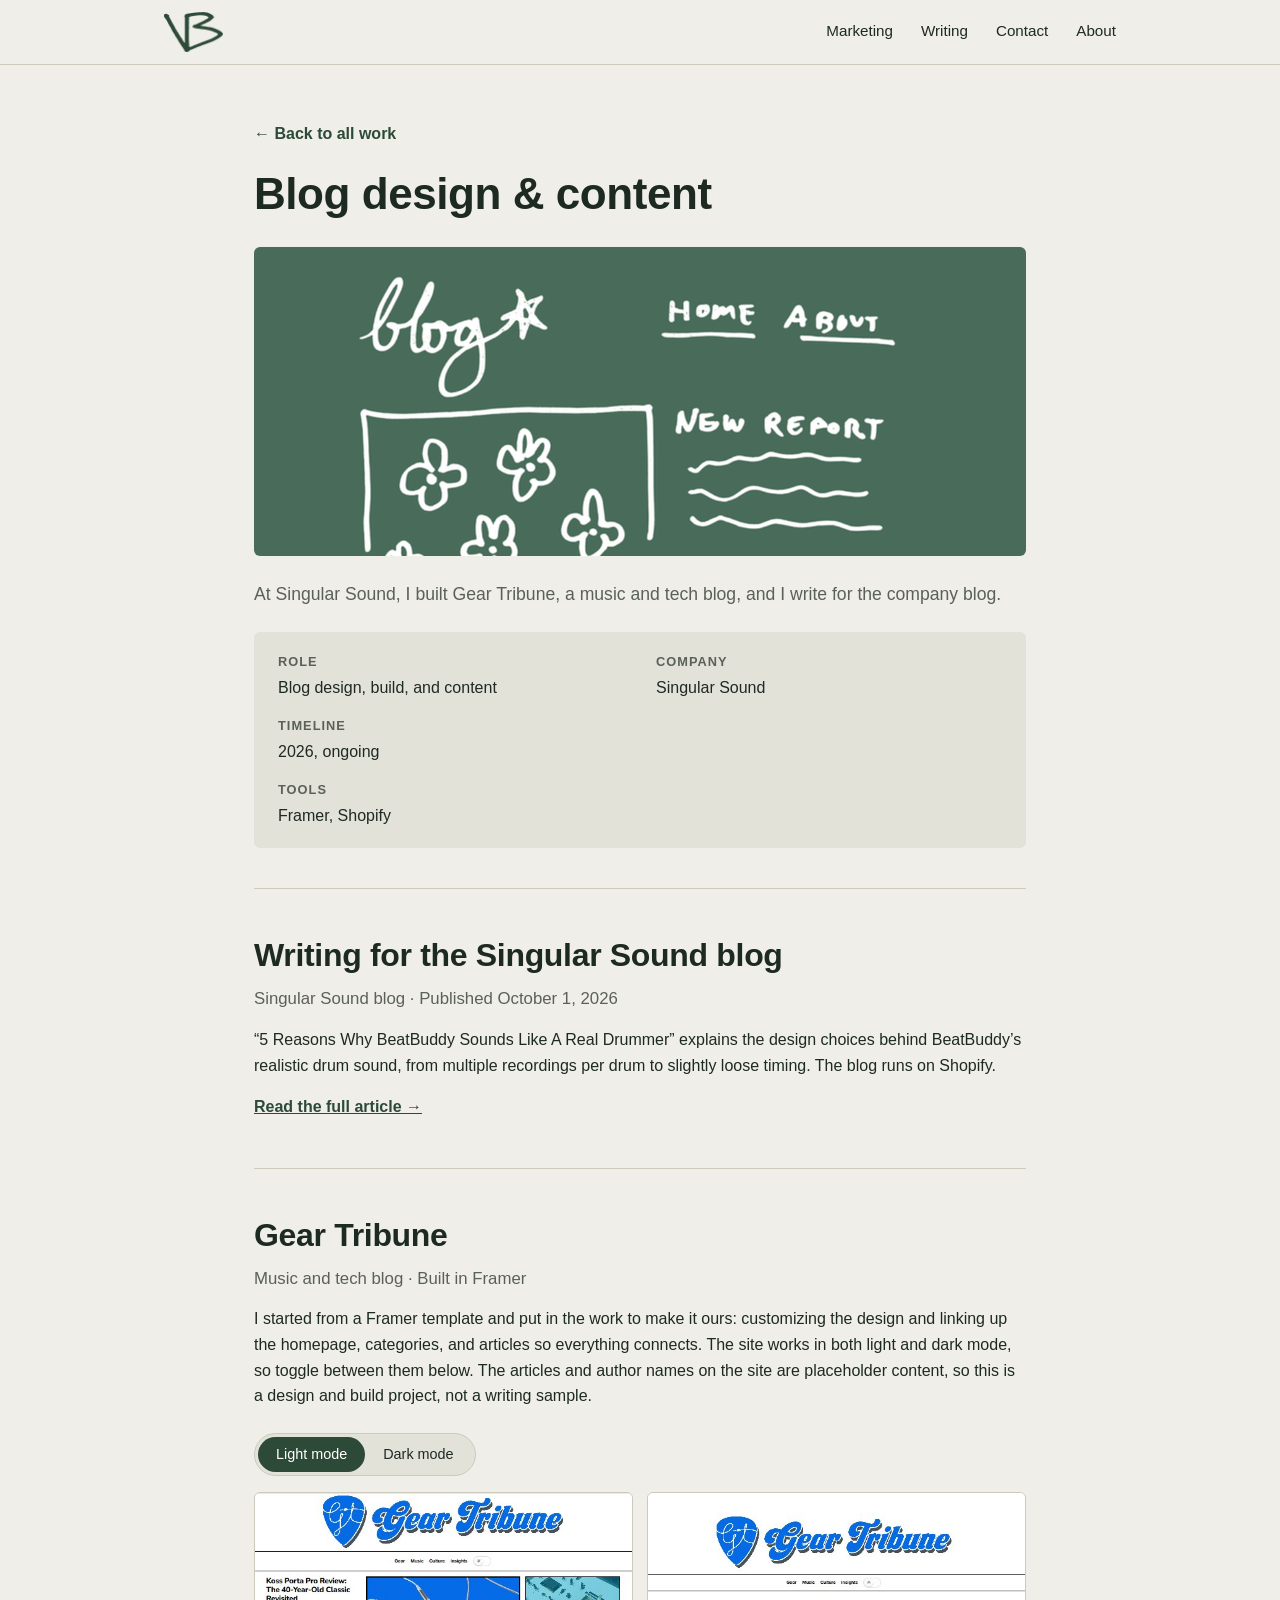
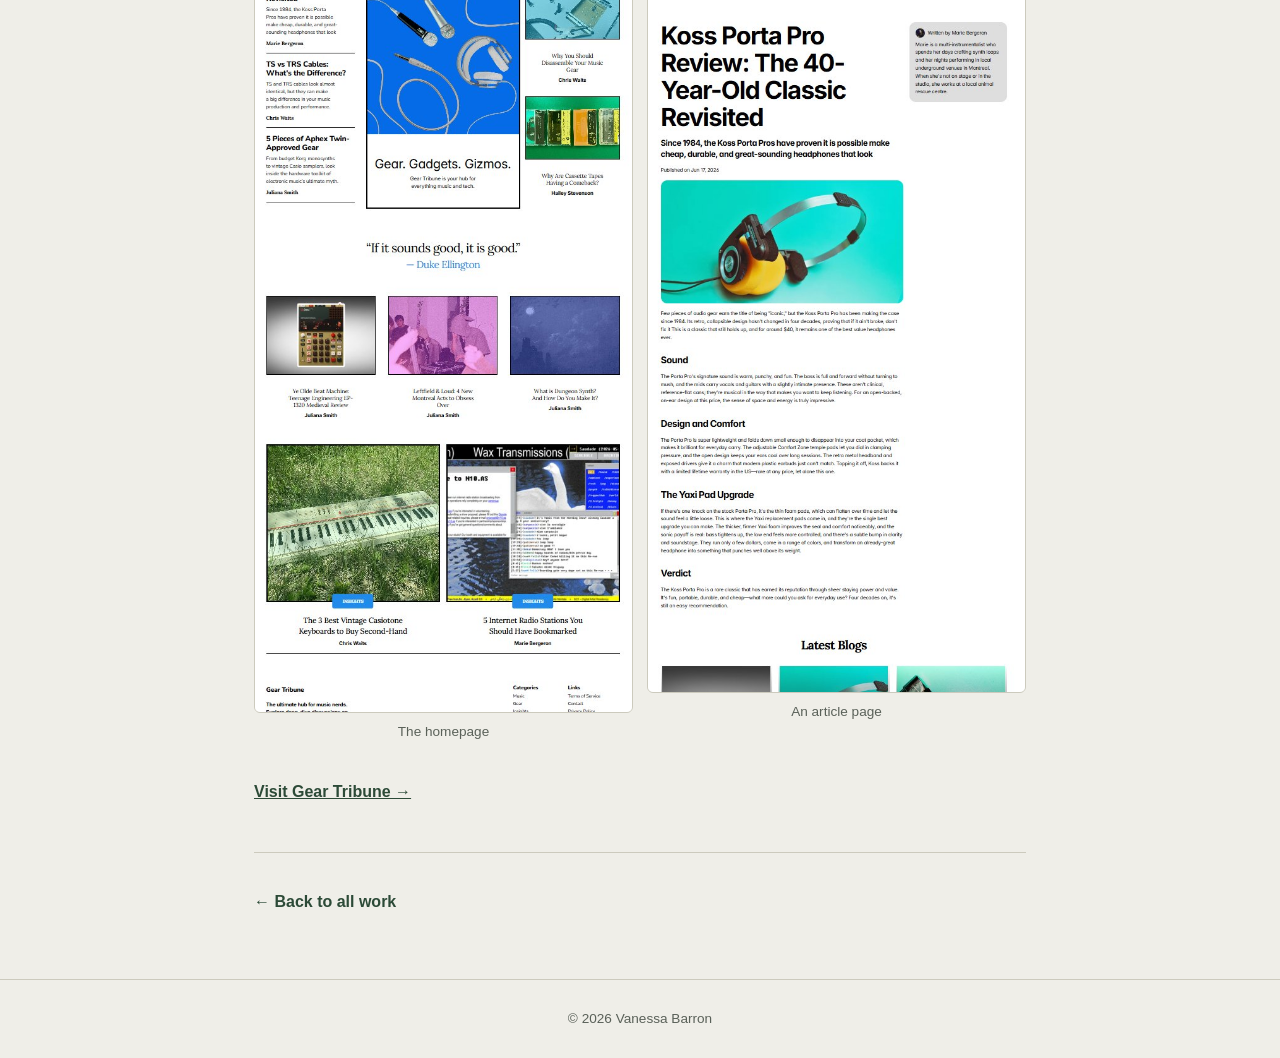
<file: blog.html>
<!DOCTYPE html>
<html lang="en">
<head>
<meta charset="utf-8">
<meta name="viewport" content="width=device-width, initial-scale=1">
<title>Blog design &amp; content — Vanessa Barron</title>
<meta name="description" content="Blog design, build, and content by Vanessa Barron for Singular Sound.">
<link rel="canonical" href="https://www.vanessabarron.fyi/blog.html">
<meta name="theme-color" content="#efeee8" media="(prefers-color-scheme: light)">
<meta name="theme-color" content="#171c18" media="(prefers-color-scheme: dark)">

<meta property="og:type" content="website">
<meta property="og:site_name" content="Vanessa Barron">
<meta property="og:title" content="Blog design &amp; content — Vanessa Barron">
<meta property="og:description" content="Blog design, build, and content by Vanessa Barron for Singular Sound.">
<meta property="og:url" content="https://www.vanessabarron.fyi/blog.html">
<meta property="og:image" content="https://www.vanessabarron.fyi/images/og-image.jpg">
<meta name="twitter:card" content="summary_large_image">

<link rel="icon" href="favicon.ico" sizes="48x48">
<link rel="icon" type="image/png" href="images/favicon-light.png">
<link rel="icon" type="image/png" href="images/favicon-dark.png" media="(prefers-color-scheme: dark)">
<link rel="apple-touch-icon" href="images/apple-touch-icon.png">
<link rel="stylesheet" href="css/styles.css">
</head>
<body>
<a class="skip-link" href="#main">Skip to content</a>

<header class="nav">
  <div class="nav-in">
    <a class="logo" href="/" aria-label="Vanessa Barron, home"></a>
    <nav aria-label="Primary">
      <a href="/#marketing">Marketing</a>
      <a href="/#writing">Writing</a>
      <a href="/#contact">Contact</a>
      <a href="/about.html">About</a>
    </nav>
  </div>
</header>

<main id="main" class="narrow">
  <div class="page-head">
    <a class="crumb" href="/#marketing">← Back to all work</a>
    <h1>Blog design &amp; content</h1>
  </div>
  <img class="page-hero" src="images/header-blog.png" width="1125" height="450" alt="" fetchpriority="high">
  <p class="lede">At Singular Sound, I built Gear Tribune, a music and tech blog, and I write for the company blog.</p>
  <dl class="facts">
    <div><dt>Role</dt><dd>Blog design, build, and content</dd></div>
    <div><dt>Company</dt><dd>Singular Sound</dd></div>
    <div><dt>Timeline</dt><dd>2026, ongoing</dd></div>
    <div class="wide"><dt>Tools</dt><dd>Framer, Shopify</dd></div>
  </dl>
    <!-- TODO: add results (traffic, growth) for either blog if you have numbers you're confident in. -->
    <section class="entry" id="singular-sound-blog">
      <h2>Writing for the Singular Sound blog</h2>
      <p class="sub">Singular Sound blog · Published October 1, 2026</p>
      <p>“5 Reasons Why BeatBuddy Sounds Like A Real Drummer” explains the design choices behind BeatBuddy’s realistic drum sound, from multiple recordings per drum to slightly loose timing. The blog runs on Shopify.</p>
      <a class="read-link" href="https://www.singularsound.com/blogs/news/why-beatbuddy-sounds-like-a-real-drummer" target="_blank" rel="noopener">Read the full article →</a>
    </section>
    <section class="entry" id="gear-tribune">
      <h2>Gear Tribune</h2>
      <p class="sub">Music and tech blog · Built in Framer</p>
      <p>I started from a Framer template and put in the work to make it ours: customizing the design and linking up the homepage, categories, and articles so everything connects. The site works in both light and dark mode, so toggle between them below. The articles and author names on the site are placeholder content, so this is a design and build project, not a writing sample.</p>
      <!-- TODO: add specifics of what you customized (fonts, colors, layout changes, CMS collections, navigation), if you want to be more concrete. -->
      <div class="theme-demo">
        <input type="radio" name="gt-theme" id="gt-light" checked><input type="radio" name="gt-theme" id="gt-dark">
        <div class="seg" role="group" aria-label="Screenshot theme"><label for="gt-light">Light mode</label><label for="gt-dark">Dark mode</label></div>
        <div class="shots c2"><figure class="shot"><img class="is-light" src="images/gear-tribune-home-light.jpg" width="597" height="1297" alt="Gear Tribune homepage in light mode: a masthead logo, a Gear, Music, Culture, and Insights menu, a large “Gear. Gadgets. Gizmos.” feature tile, article lists, and a quote from Duke Ellington" loading="lazy" decoding="async"><img class="is-dark" src="images/gear-tribune-home-dark.jpg" width="600" height="1297" alt="Gear Tribune homepage in dark mode: a masthead logo, a Gear, Music, Culture, and Insights menu, a large “Gear. Gadgets. Gizmos.” feature tile, article lists, and a quote from Duke Ellington" loading="lazy" decoding="async"><figcaption>The homepage</figcaption></figure><figure class="shot"><img class="is-light" src="images/gear-tribune-article-light.jpg" width="610" height="1293" alt="Gear Tribune article page in light mode: a Koss Porta Pro review with a large headline, author box, hero photo, and Sound, Design and Comfort, Yaxi Pad Upgrade, and Verdict sections" loading="lazy" decoding="async"><img class="is-dark" src="images/gear-tribune-article-dark.jpg" width="600" height="1293" alt="Gear Tribune article page in dark mode: a Koss Porta Pro review with a large headline, author box, hero photo, and Sound, Design and Comfort, Yaxi Pad Upgrade, and Verdict sections" loading="lazy" decoding="async"><figcaption>An article page</figcaption></figure></div>
      </div>
      <p style="margin-top:20px"><a class="read-link" href="https://geartribune.com/" target="_blank" rel="noopener">Visit Gear Tribune →</a></p>
    </section>
  <div class="foot-link"><a class="crumb" href="/#marketing">← Back to all work</a></div>
</main>
<footer class="site-footer">
  <p>&copy; 2026 Vanessa Barron</p>
</footer>
</body>
</html>
</file>
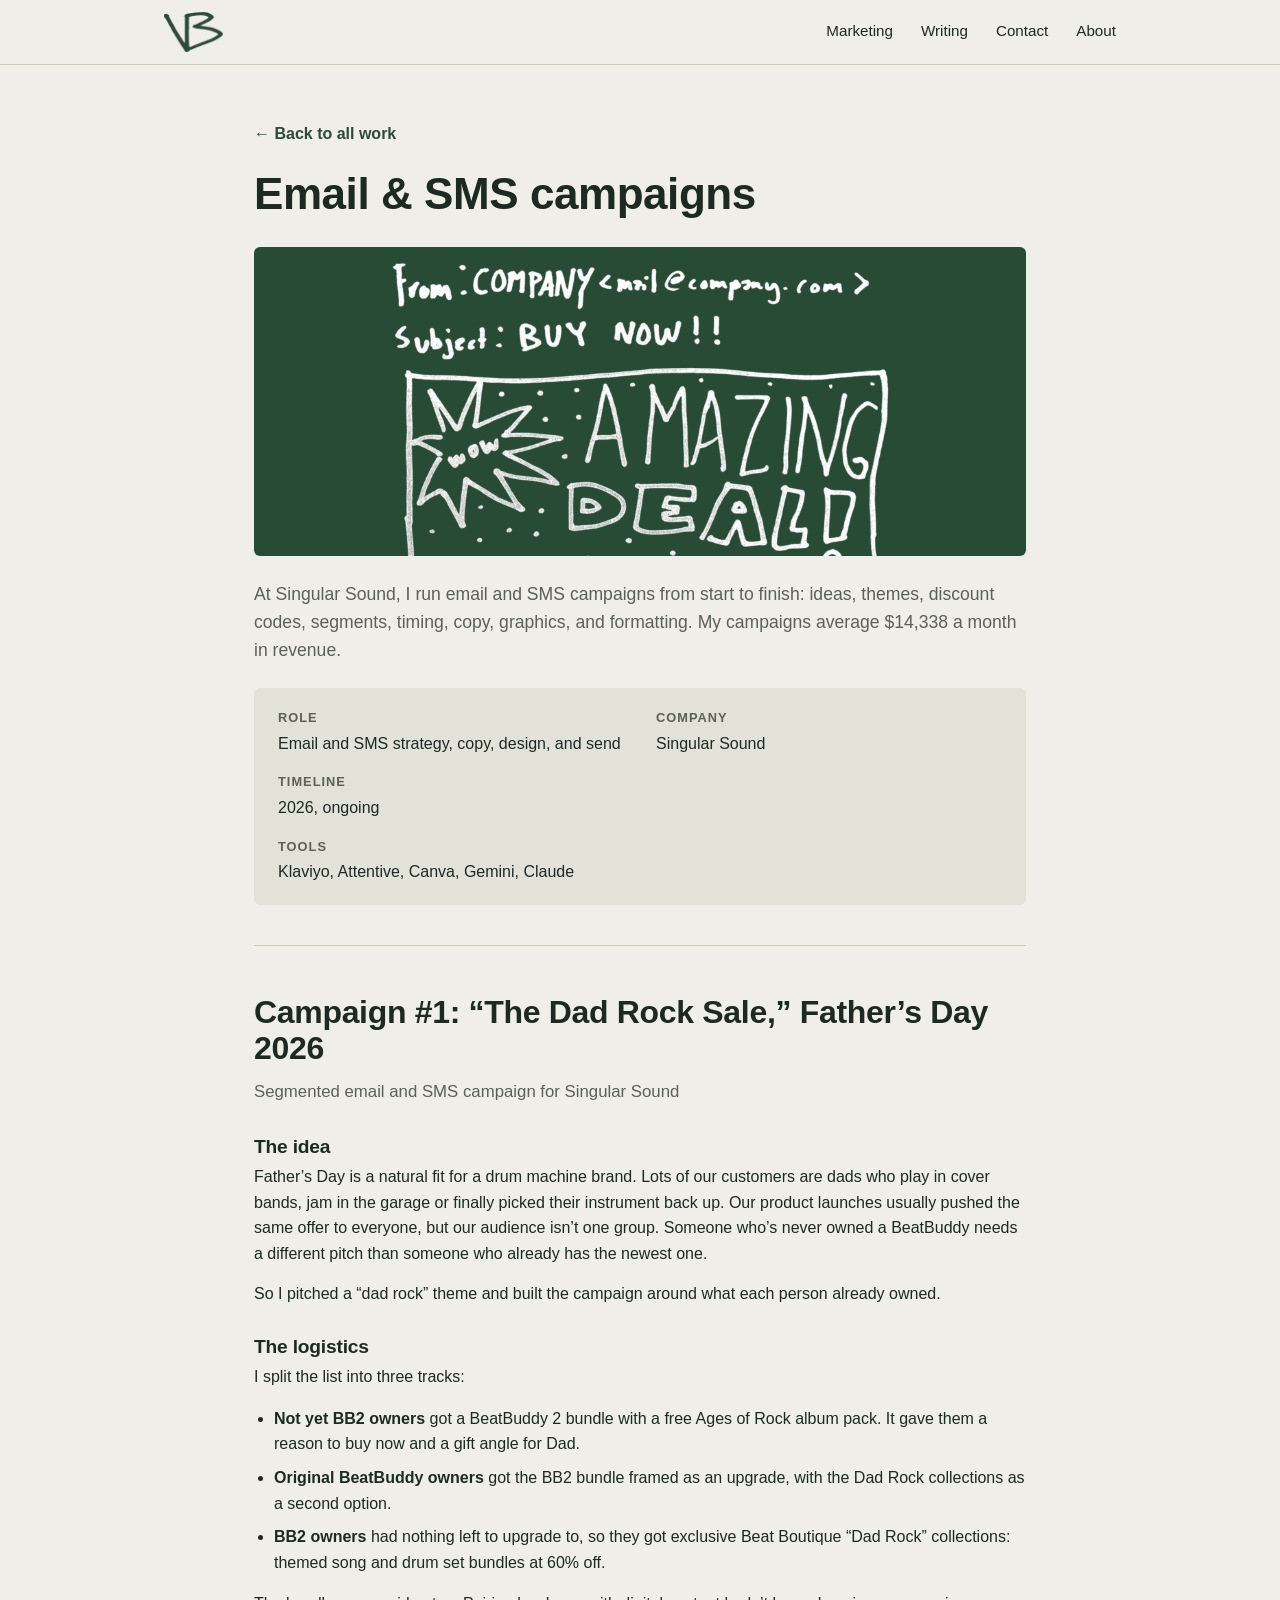
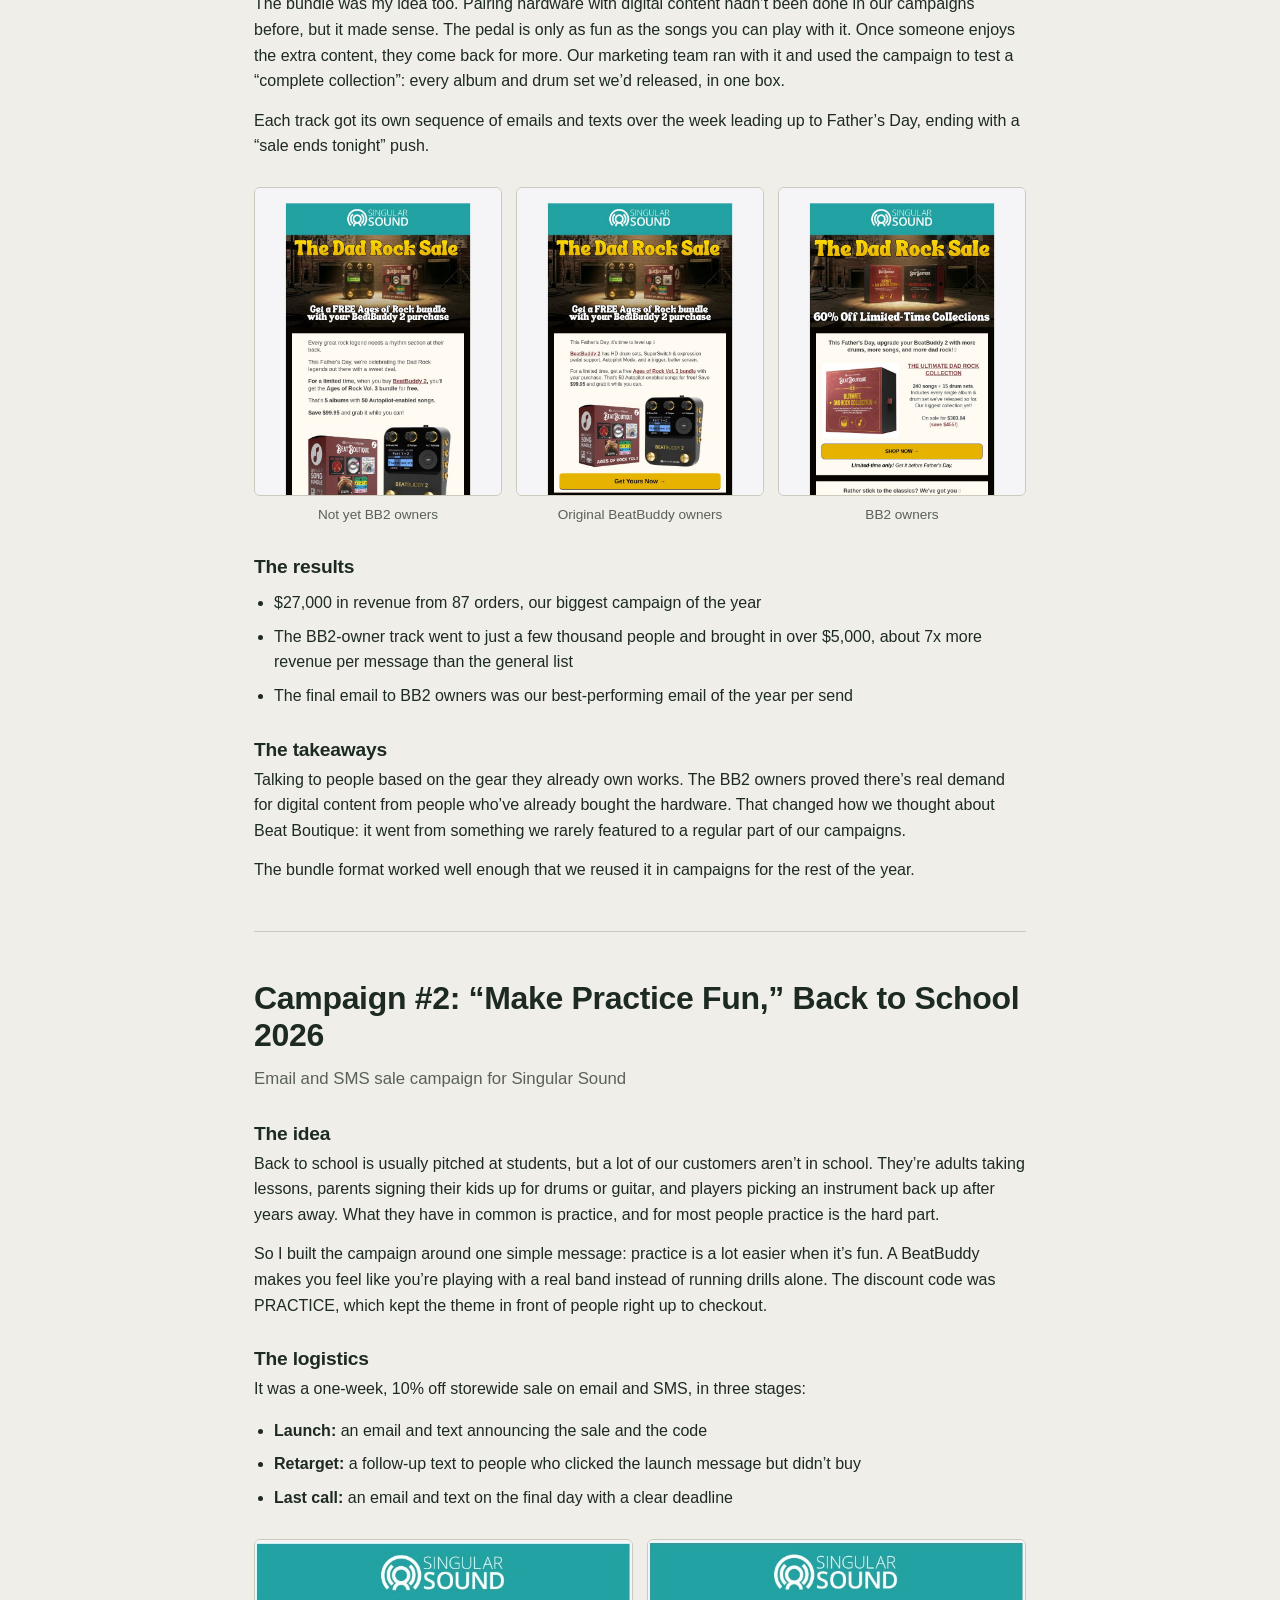
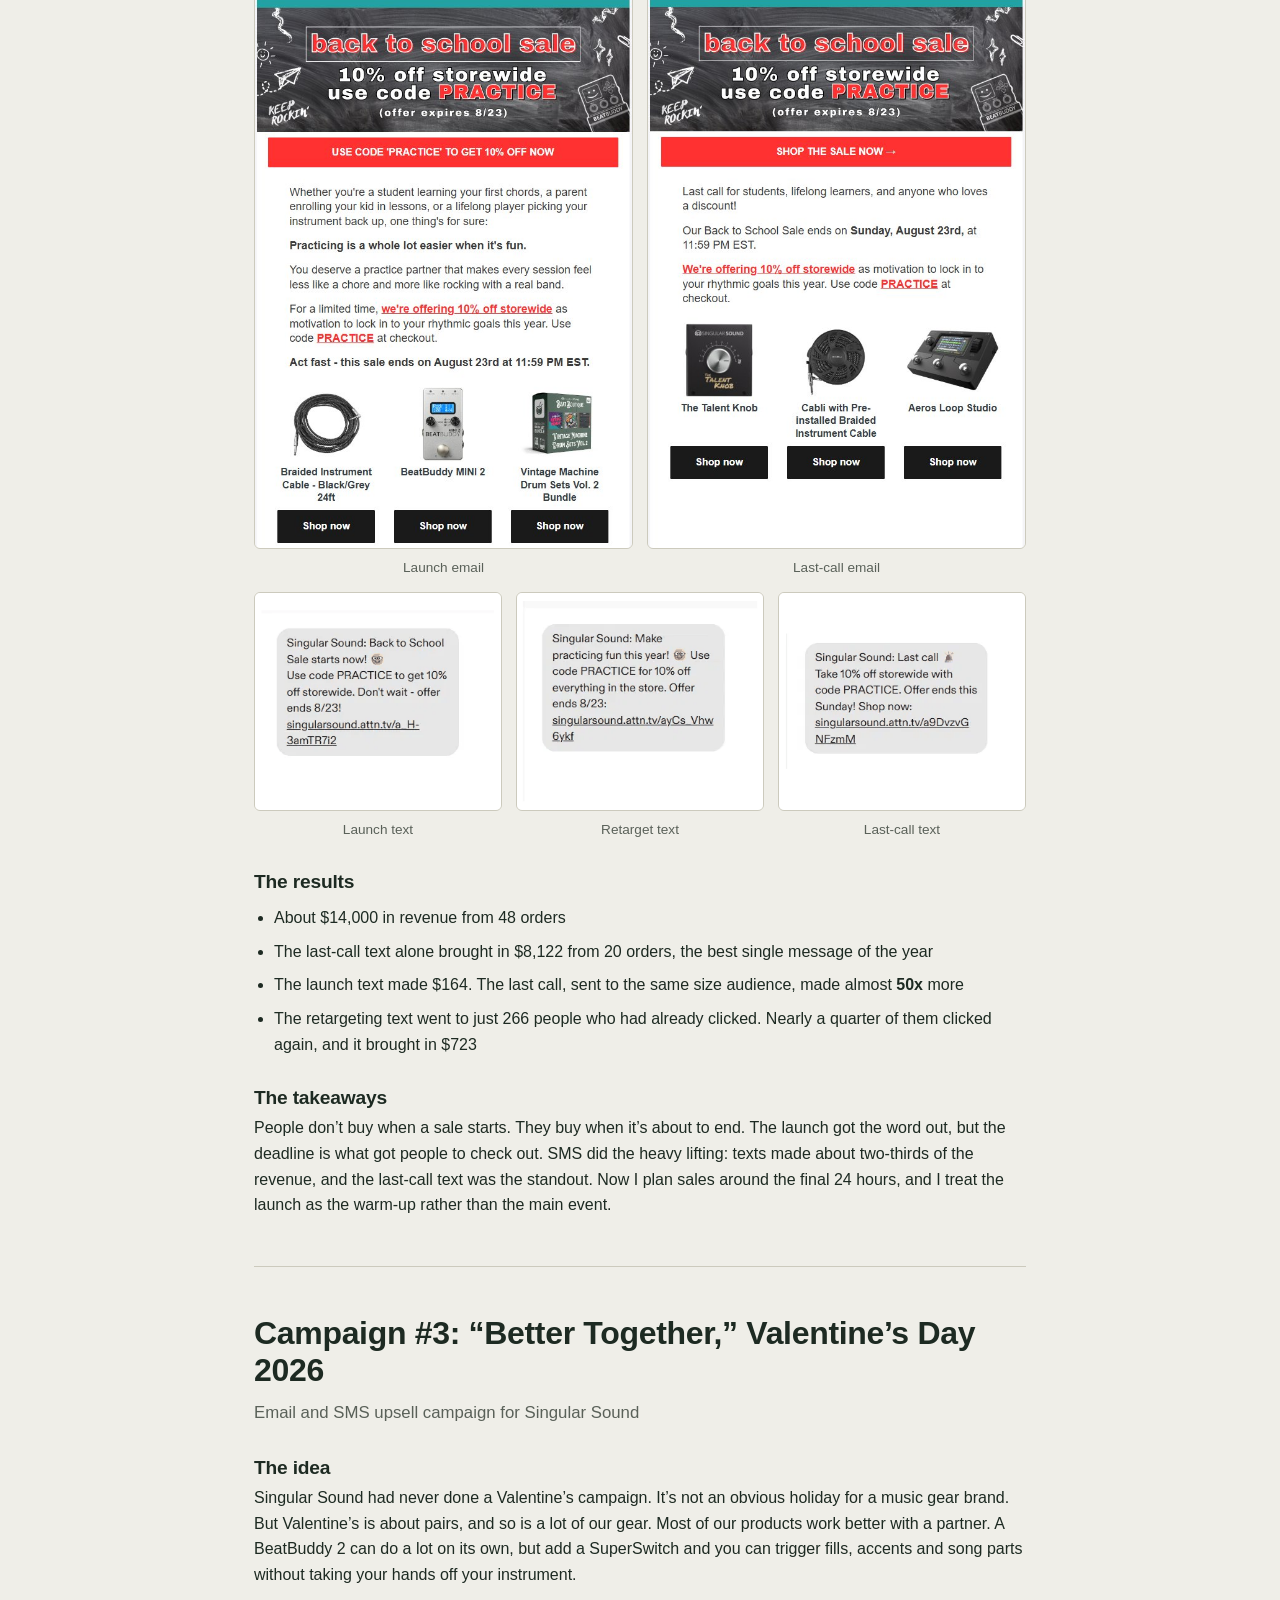
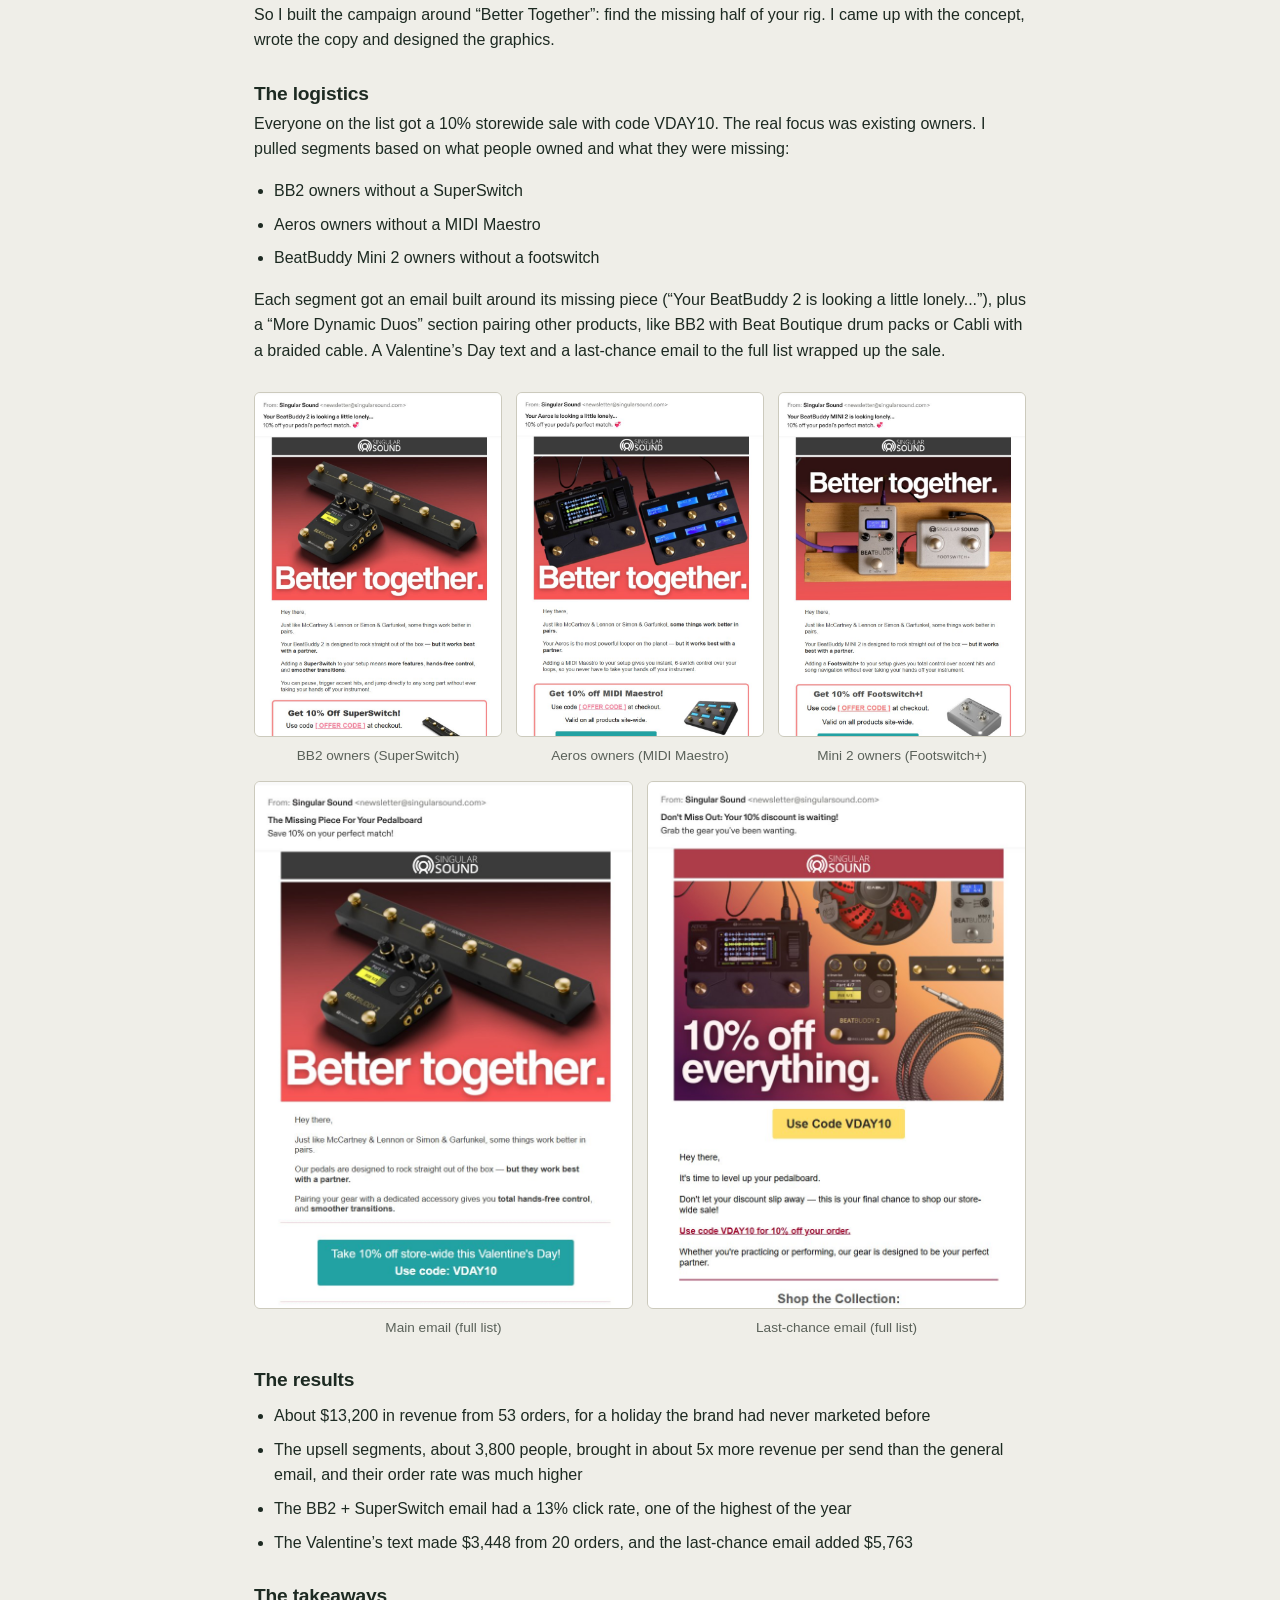
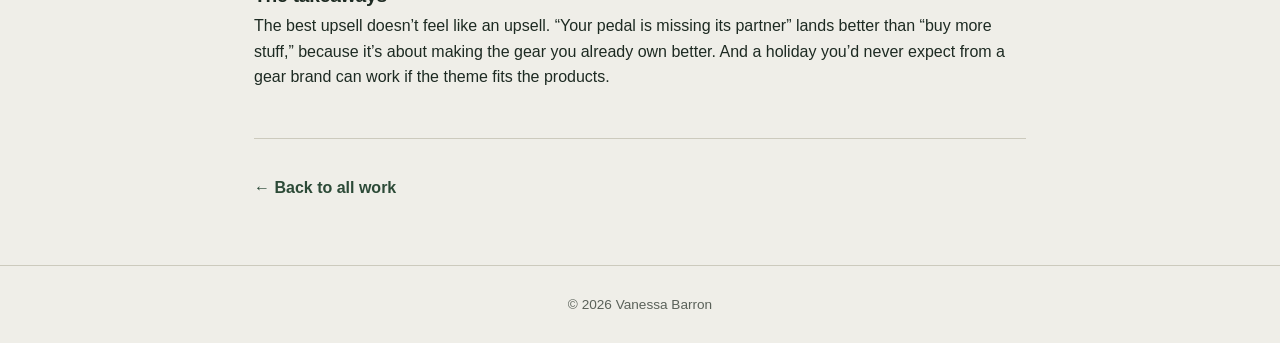
<file: email-sms-campaigns.html>
<!DOCTYPE html>
<html lang="en">
<head>
<meta charset="utf-8">
<meta name="viewport" content="width=device-width, initial-scale=1">
<title>Email &amp; SMS campaigns — Vanessa Barron</title>
<meta name="description" content="Three email and SMS campaigns by Vanessa Barron for Singular Sound: the idea, the logistics, the results, and the takeaways.">
<link rel="canonical" href="https://www.vanessabarron.fyi/email-sms-campaigns.html">
<meta name="theme-color" content="#efeee8" media="(prefers-color-scheme: light)">
<meta name="theme-color" content="#171c18" media="(prefers-color-scheme: dark)">

<meta property="og:type" content="website">
<meta property="og:site_name" content="Vanessa Barron">
<meta property="og:title" content="Email &amp; SMS campaigns — Vanessa Barron">
<meta property="og:description" content="Three email and SMS campaigns by Vanessa Barron for Singular Sound: the idea, the logistics, the results, and the takeaways.">
<meta property="og:url" content="https://www.vanessabarron.fyi/email-sms-campaigns.html">
<meta property="og:image" content="https://www.vanessabarron.fyi/images/og-image.jpg">
<meta name="twitter:card" content="summary_large_image">

<link rel="icon" href="favicon.ico" sizes="48x48">
<link rel="icon" type="image/png" href="images/favicon-light.png">
<link rel="icon" type="image/png" href="images/favicon-dark.png" media="(prefers-color-scheme: dark)">
<link rel="apple-touch-icon" href="images/apple-touch-icon.png">
<link rel="stylesheet" href="css/styles.css">
</head>
<body>
<a class="skip-link" href="#main">Skip to content</a>

<header class="nav">
  <div class="nav-in">
    <a class="logo" href="/" aria-label="Vanessa Barron, home"></a>
    <nav aria-label="Primary">
      <a href="/#marketing">Marketing</a>
      <a href="/#writing">Writing</a>
      <a href="/#contact">Contact</a>
      <a href="/about.html">About</a>
    </nav>
  </div>
</header>

<main id="main" class="narrow">
  <div class="page-head">
    <a class="crumb" href="/#marketing">← Back to all work</a>
    <h1>Email &amp; SMS campaigns</h1>
  </div>
  <img class="page-hero" src="images/header-email-sms-campaigns.png" width="1125" height="450" alt="" fetchpriority="high">
  <p class="lede">At Singular Sound, I run email and SMS campaigns from start to finish: ideas, themes, discount codes, segments, timing, copy, graphics, and formatting. My campaigns average $14,338 a month in revenue.</p>
  <dl class="facts">
    <div><dt>Role</dt><dd>Email and SMS strategy, copy, design, and send</dd></div>
    <div><dt>Company</dt><dd>Singular Sound</dd></div>
    <div><dt>Timeline</dt><dd>2026, ongoing</dd></div>
    <div class="wide"><dt>Tools</dt><dd>Klaviyo, Attentive, Canva, Gemini, Claude</dd></div>
  </dl>

        <section class="entry" id="campaign-1">
      <h2>Campaign #1: “The Dad Rock Sale,” Father’s Day 2026</h2>
      <p class="sub">Segmented email and SMS campaign for Singular Sound</p>
      <h3>The idea</h3>
      <p>Father’s Day is a natural fit for a drum machine brand. Lots of our customers are dads who play in cover bands, jam in the garage or finally picked their instrument back up. Our product launches usually pushed the same offer to everyone, but our audience isn’t one group. Someone who’s never owned a BeatBuddy needs a different pitch than someone who already has the newest one.</p>
      <p>So I pitched a “dad rock” theme and built the campaign around what each person already owned.</p>
      <h3>The logistics</h3>
      <p>I split the list into three tracks:</p>
      <ul>
        <li><strong>Not yet BB2 owners</strong> got a BeatBuddy 2 bundle with a free Ages of Rock album pack. It gave them a reason to buy now and a gift angle for Dad.</li>
        <li><strong>Original BeatBuddy owners</strong> got the BB2 bundle framed as an upgrade, with the Dad Rock collections as a second option.</li>
        <li><strong>BB2 owners</strong> had nothing left to upgrade to, so they got exclusive Beat Boutique “Dad Rock” collections: themed song and drum set bundles at 60% off.</li>
      </ul>
      <p>The bundle was my idea too. Pairing hardware with digital content hadn’t been done in our campaigns before, but it made sense. The pedal is only as fun as the songs you can play with it. Once someone enjoys the extra content, they come back for more. Our marketing team ran with it and used the campaign to test a “complete collection”: every album and drum set we’d released, in one box.</p>
      <p>Each track got its own sequence of emails and texts over the week leading up to Father’s Day, ending with a “sale ends tonight” push.</p>
      <div class="shots c3"><figure class="shot"><img src="images/campaign-1-not-yet-bb2-owners.jpg" width="800" height="1000" alt="Dad Rock Sale email for people who didn’t yet own a BeatBuddy 2: get a free Ages of Rock Vol. 3 bundle with a BeatBuddy 2 purchase, saving $99.95" loading="lazy" decoding="async"><figcaption>Not yet BB2 owners</figcaption></figure><figure class="shot"><img src="images/campaign-1-original-beatbuddy-owners.jpg" width="800" height="1000" alt="Dad Rock Sale email framing the BeatBuddy 2 bundle as an upgrade for original BeatBuddy owners, with a free Ages of Rock Vol. 3 bundle and a “Get Yours Now” button" loading="lazy" decoding="async"><figcaption>Original BeatBuddy owners</figcaption></figure><figure class="shot"><img src="images/campaign-1-bb2-owners.jpg" width="800" height="1000" alt="Dad Rock Sale email for BeatBuddy 2 owners featuring the Ultimate Dad Rock Collection of Beat Boutique songs and drum sets at 60% off" loading="lazy" decoding="async"><figcaption>BB2 owners</figcaption></figure></div>
      <h3>The results</h3>
      <ul>
        <li>$27,000 in revenue from 87 orders, our biggest campaign of the year</li>
        <li>The BB2-owner track went to just a few thousand people and brought in over $5,000, about 7x more revenue per message than the general list</li>
        <li>The final email to BB2 owners was our best-performing email of the year per send</li>
      </ul>
      <h3>The takeaways</h3>
      <p>Talking to people based on the gear they already own works. The BB2 owners proved there’s real demand for digital content from people who’ve already bought the hardware. That changed how we thought about Beat Boutique: it went from something we rarely featured to a regular part of our campaigns.</p>
      <p>The bundle format worked well enough that we reused it in campaigns for the rest of the year.</p>
    </section>
    <section class="entry" id="campaign-2">
      <h2>Campaign #2: “Make Practice Fun,” Back to School 2026</h2>
      <p class="sub">Email and SMS sale campaign for Singular Sound</p>
      <h3>The idea</h3>
      <p>Back to school is usually pitched at students, but a lot of our customers aren’t in school. They’re adults taking lessons, parents signing their kids up for drums or guitar, and players picking an instrument back up after years away. What they have in common is practice, and for most people practice is the hard part.</p>
      <p>So I built the campaign around one simple message: practice is a lot easier when it’s fun. A BeatBuddy makes you feel like you’re playing with a real band instead of running drills alone. The discount code was PRACTICE, which kept the theme in front of people right up to checkout.</p>
      <h3>The logistics</h3>
      <p>It was a one-week, 10% off storewide sale on email and SMS, in three stages:</p>
      <ul>
        <li><strong>Launch:</strong> an email and text announcing the sale and the code</li>
        <li><strong>Retarget:</strong> a follow-up text to people who clicked the launch message but didn’t buy</li>
        <li><strong>Last call:</strong> an email and text on the final day with a clear deadline</li>
      </ul>
      <div class="shots c2"><figure class="shot"><img src="images/campaign-2-launch-email.jpg" width="607" height="979" alt="Back to School Sale launch email: 10% off storewide with code PRACTICE, offer expires 8/23, featuring a braided instrument cable, the BeatBuddy Mini 2, and the Vintage Machine Drum Sets Vol. 2 bundle" loading="lazy" decoding="async"><figcaption>Launch email</figcaption></figure><figure class="shot"><img src="images/campaign-2-last-call-email.jpg" width="607" height="979" alt="Back to School Sale last-call email: 10% off storewide with code PRACTICE ends Sunday, August 23rd, featuring The Talent Knob, Cabli, and the Aeros Loop Studio" loading="lazy" decoding="async"><figcaption>Last-call email</figcaption></figure></div>
      <div class="shots c3 texts"><figure class="shot"><img src="images/campaign-2-launch-text.png" width="340" height="300" alt="Launch text: Back to School Sale starts now, use code PRACTICE for 10% off storewide, offer ends 8/23" loading="lazy" decoding="async"><figcaption>Launch text</figcaption></figure><figure class="shot"><img src="images/campaign-2-retarget-text.png" width="340" height="300" alt="Retarget text: make practicing fun this year, use code PRACTICE for 10% off everything in the store, offer ends 8/23" loading="lazy" decoding="async"><figcaption>Retarget text</figcaption></figure><figure class="shot"><img src="images/campaign-2-last-call-text.png" width="340" height="300" alt="Last-call text: take 10% off storewide with code PRACTICE, offer ends this Sunday" loading="lazy" decoding="async"><figcaption>Last-call text</figcaption></figure></div>
      <h3>The results</h3>
      <ul>
        <li>About $14,000 in revenue from 48 orders</li>
        <li>The last-call text alone brought in $8,122 from 20 orders, the best single message of the year</li>
        <li>The launch text made $164. The last call, sent to the same size audience, made almost <strong>50x</strong> more</li>
        <li>The retargeting text went to just 266 people who had already clicked. Nearly a quarter of them clicked again, and it brought in $723</li>
      </ul>
      <h3>The takeaways</h3>
      <p>People don’t buy when a sale starts. They buy when it’s about to end. The launch got the word out, but the deadline is what got people to check out. SMS did the heavy lifting: texts made about two-thirds of the revenue, and the last-call text was the standout. Now I plan sales around the final 24 hours, and I treat the launch as the warm-up rather than the main event.</p>
    </section>
    <section class="entry" id="campaign-3">
      <h2>Campaign #3: “Better Together,” Valentine’s Day 2026</h2>
      <p class="sub">Email and SMS upsell campaign for Singular Sound</p>
      <h3>The idea</h3>
      <p>Singular Sound had never done a Valentine’s campaign. It’s not an obvious holiday for a music gear brand. But Valentine’s is about pairs, and so is a lot of our gear. Most of our products work better with a partner. A BeatBuddy 2 can do a lot on its own, but add a SuperSwitch and you can trigger fills, accents and song parts without taking your hands off your instrument.</p>
      <p>So I built the campaign around “Better Together”: find the missing half of your rig. I came up with the concept, wrote the copy and designed the graphics.</p>
      <h3>The logistics</h3>
      <p>Everyone on the list got a 10% storewide sale with code VDAY10. The real focus was existing owners. I pulled segments based on what people owned and what they were missing:</p>
      <ul>
        <li>BB2 owners without a SuperSwitch</li>
        <li>Aeros owners without a MIDI Maestro</li>
        <li>BeatBuddy Mini 2 owners without a footswitch</li>
      </ul>
      <p>Each segment got an email built around its missing piece (“Your BeatBuddy 2 is looking a little lonely...”), plus a “More Dynamic Duos” section pairing other products, like BB2 with Beat Boutique drum packs or Cabli with a braided cable. A Valentine’s Day text and a last-chance email to the full list wrapped up the sale.</p>
      <div class="shots c3"><figure class="shot"><img src="images/campaign-3-bb2-owners-superswitch.jpg" width="772" height="1078" alt="Segment email for BeatBuddy 2 owners, subject “Your BeatBuddy 2 is looking a little lonely…”, pairing the BeatBuddy 2 with a SuperSwitch under the headline “Better together.”" loading="lazy" decoding="async"><figcaption>BB2 owners (SuperSwitch)</figcaption></figure><figure class="shot"><img src="images/campaign-3-aeros-owners-midi-maestro.jpg" width="772" height="1078" alt="Segment email for Aeros owners, subject “Your Aeros is looking a little lonely…”, pairing the Aeros with a MIDI Maestro under the headline “Better together.”" loading="lazy" decoding="async"><figcaption>Aeros owners (MIDI Maestro)</figcaption></figure><figure class="shot"><img src="images/campaign-3-mini-2-owners-footswitch.jpg" width="772" height="1078" alt="Segment email for BeatBuddy Mini 2 owners, subject “Your BeatBuddy MINI 2 is looking lonely…”, pairing the Mini 2 with a Footswitch+ under the headline “Better together.”" loading="lazy" decoding="async"><figcaption>Mini 2 owners (Footswitch+)</figcaption></figure></div>
      <div class="shots c2"><figure class="shot"><img src="images/campaign-3-main-email-full-list.jpg" width="772" height="1078" alt="Valentine’s Day email to the full list, subject “The Missing Piece For Your Pedalboard,” showing a BeatBuddy 2 and SuperSwitch, the headline “Better together.” and 10% off store-wide with code VDAY10" loading="lazy" decoding="async"><figcaption>Main email (full list)</figcaption></figure><figure class="shot"><img src="images/campaign-3-last-chance-email-full-list.jpg" width="772" height="1078" alt="Last-chance email to the full list, subject “Don’t Miss Out: Your 10% discount is waiting!”, with the headline “10% off everything.” and the code VDAY10" loading="lazy" decoding="async"><figcaption>Last-chance email (full list)</figcaption></figure></div>
      <h3>The results</h3>
      <ul>
        <li>About $13,200 in revenue from 53 orders, for a holiday the brand had never marketed before</li>
        <li>The upsell segments, about 3,800 people, brought in about 5x more revenue per send than the general email, and their order rate was much higher</li>
        <li>The BB2 + SuperSwitch email had a 13% click rate, one of the highest of the year</li>
        <li>The Valentine’s text made $3,448 from 20 orders, and the last-chance email added $5,763</li>
      </ul>
      <h3>The takeaways</h3>
      <p>The best upsell doesn’t feel like an upsell. “Your pedal is missing its partner” lands better than “buy more stuff,” because it’s about making the gear you already own better. And a holiday you’d never expect from a gear brand can work if the theme fits the products.</p>
    </section>
  <div class="foot-link"><a class="crumb" href="/#marketing">← Back to all work</a></div>
</main>
<footer class="site-footer">
  <p>&copy; 2026 Vanessa Barron</p>
</footer>
</body>
</html>
</file>
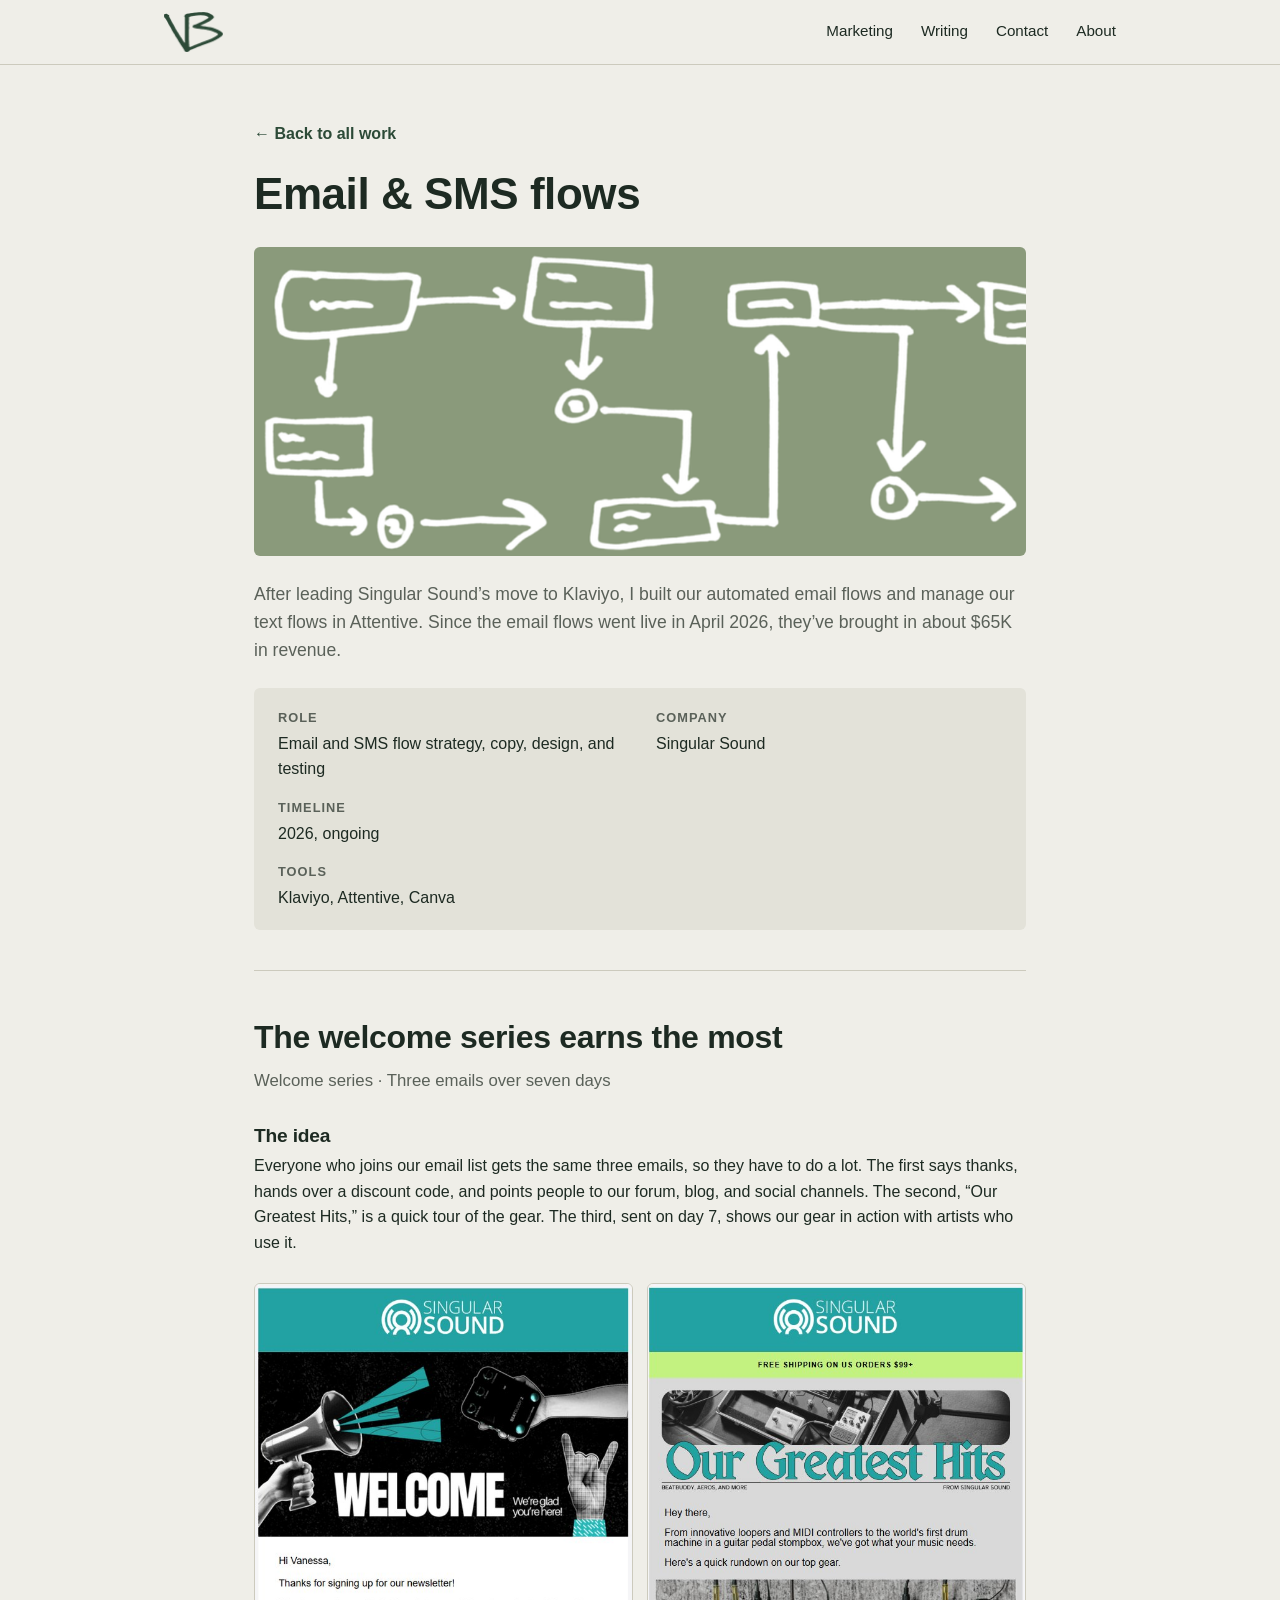
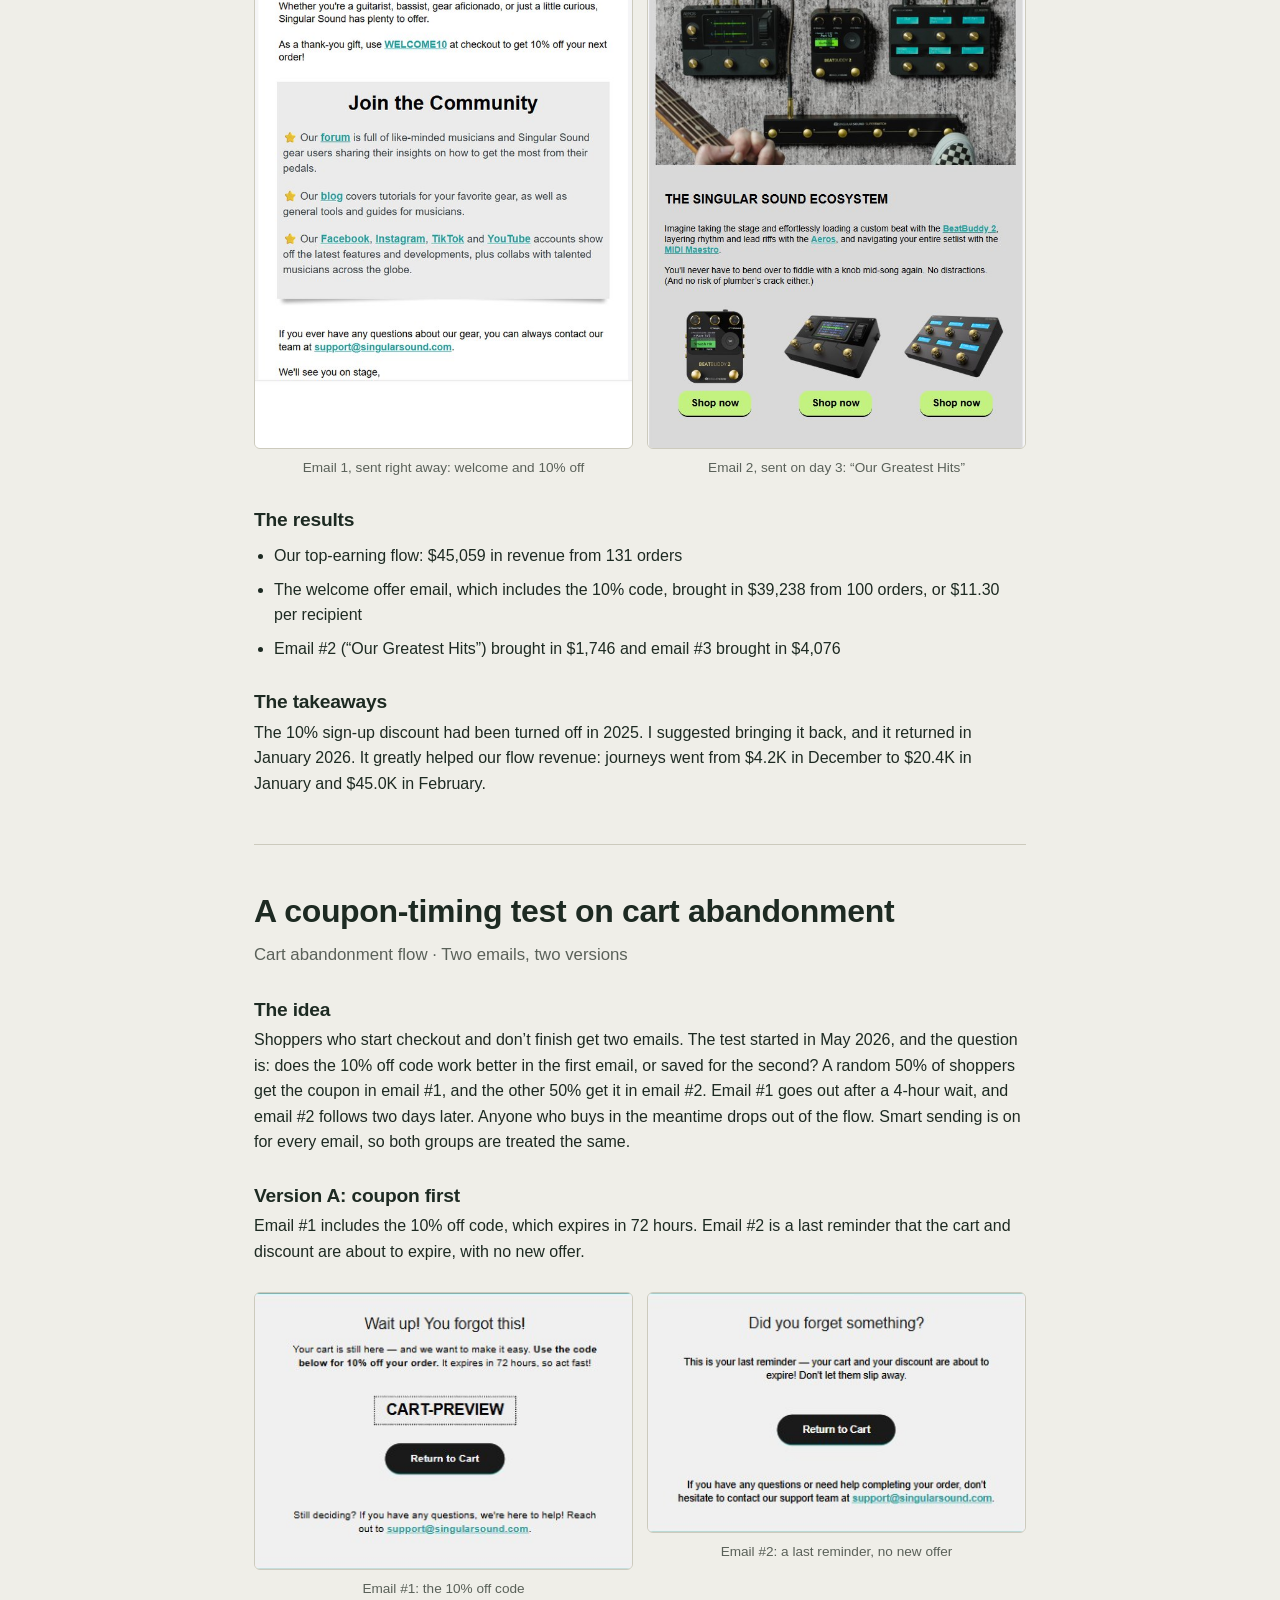
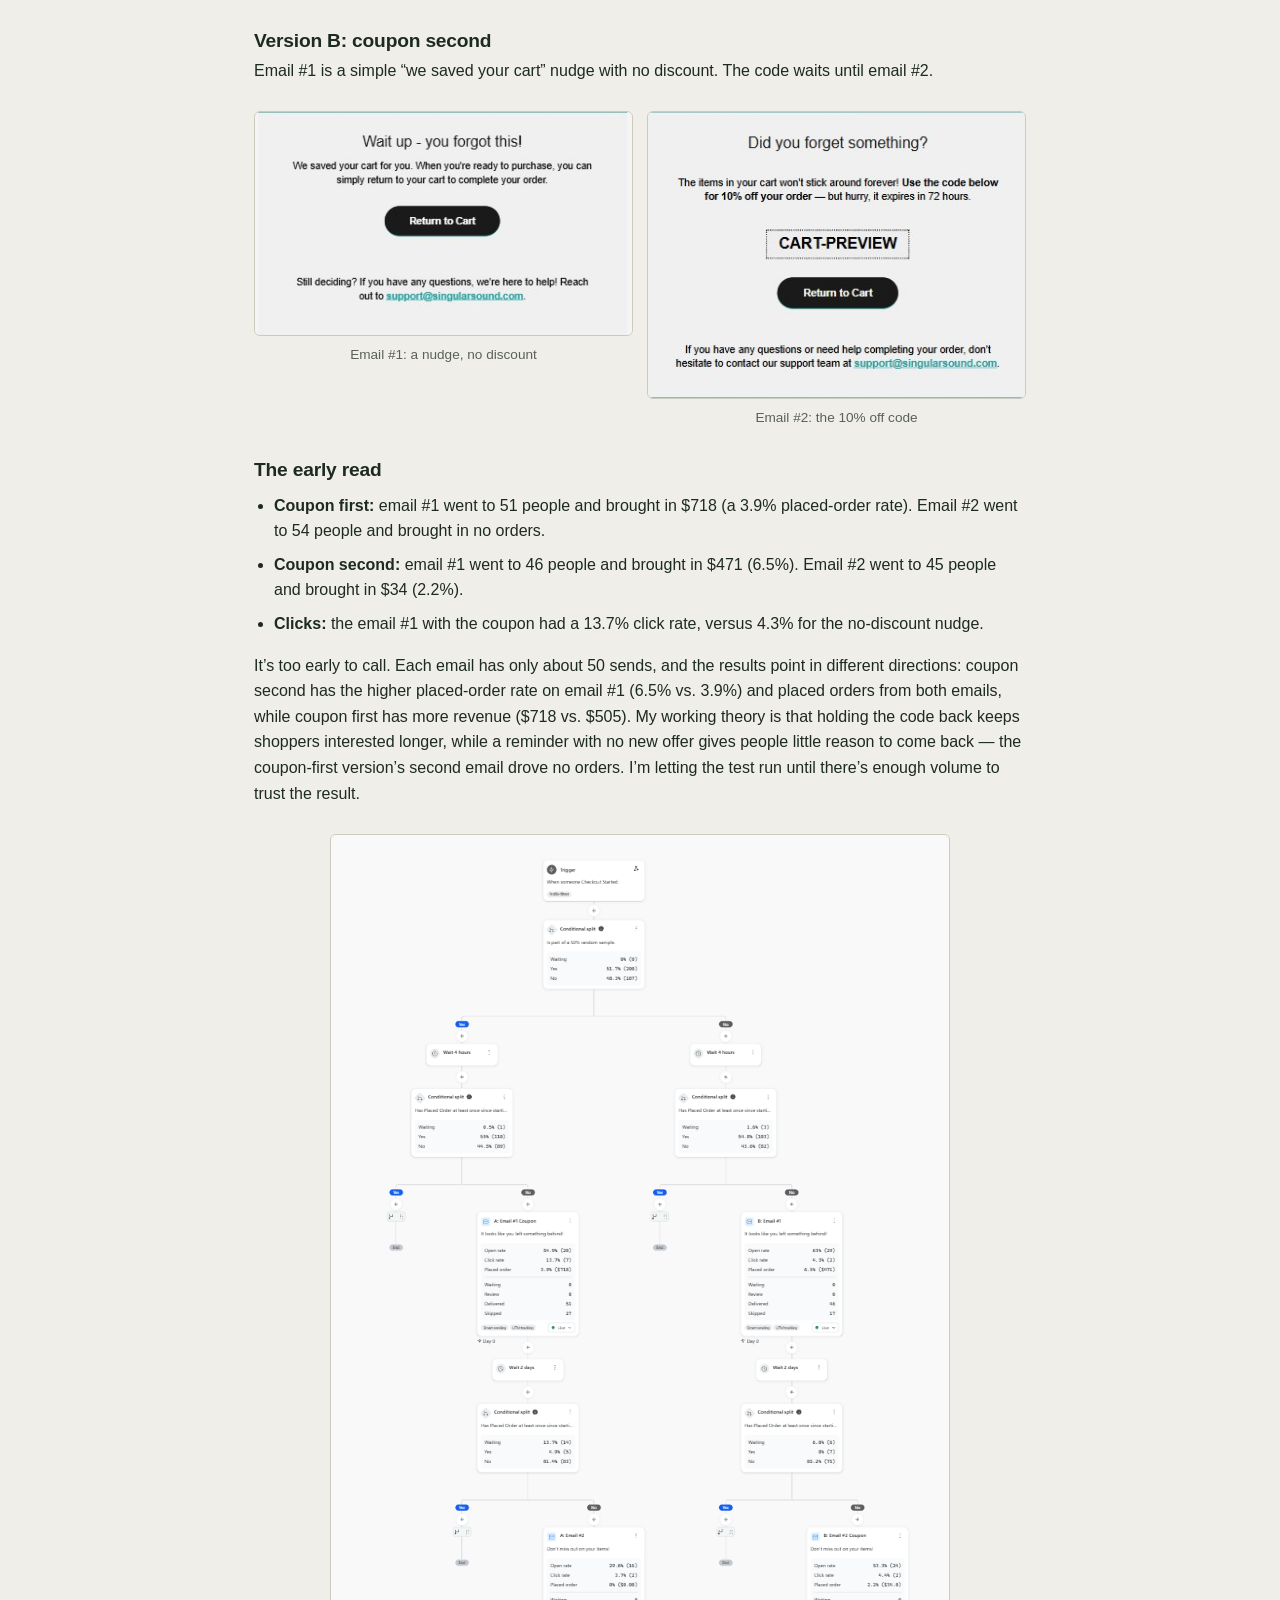
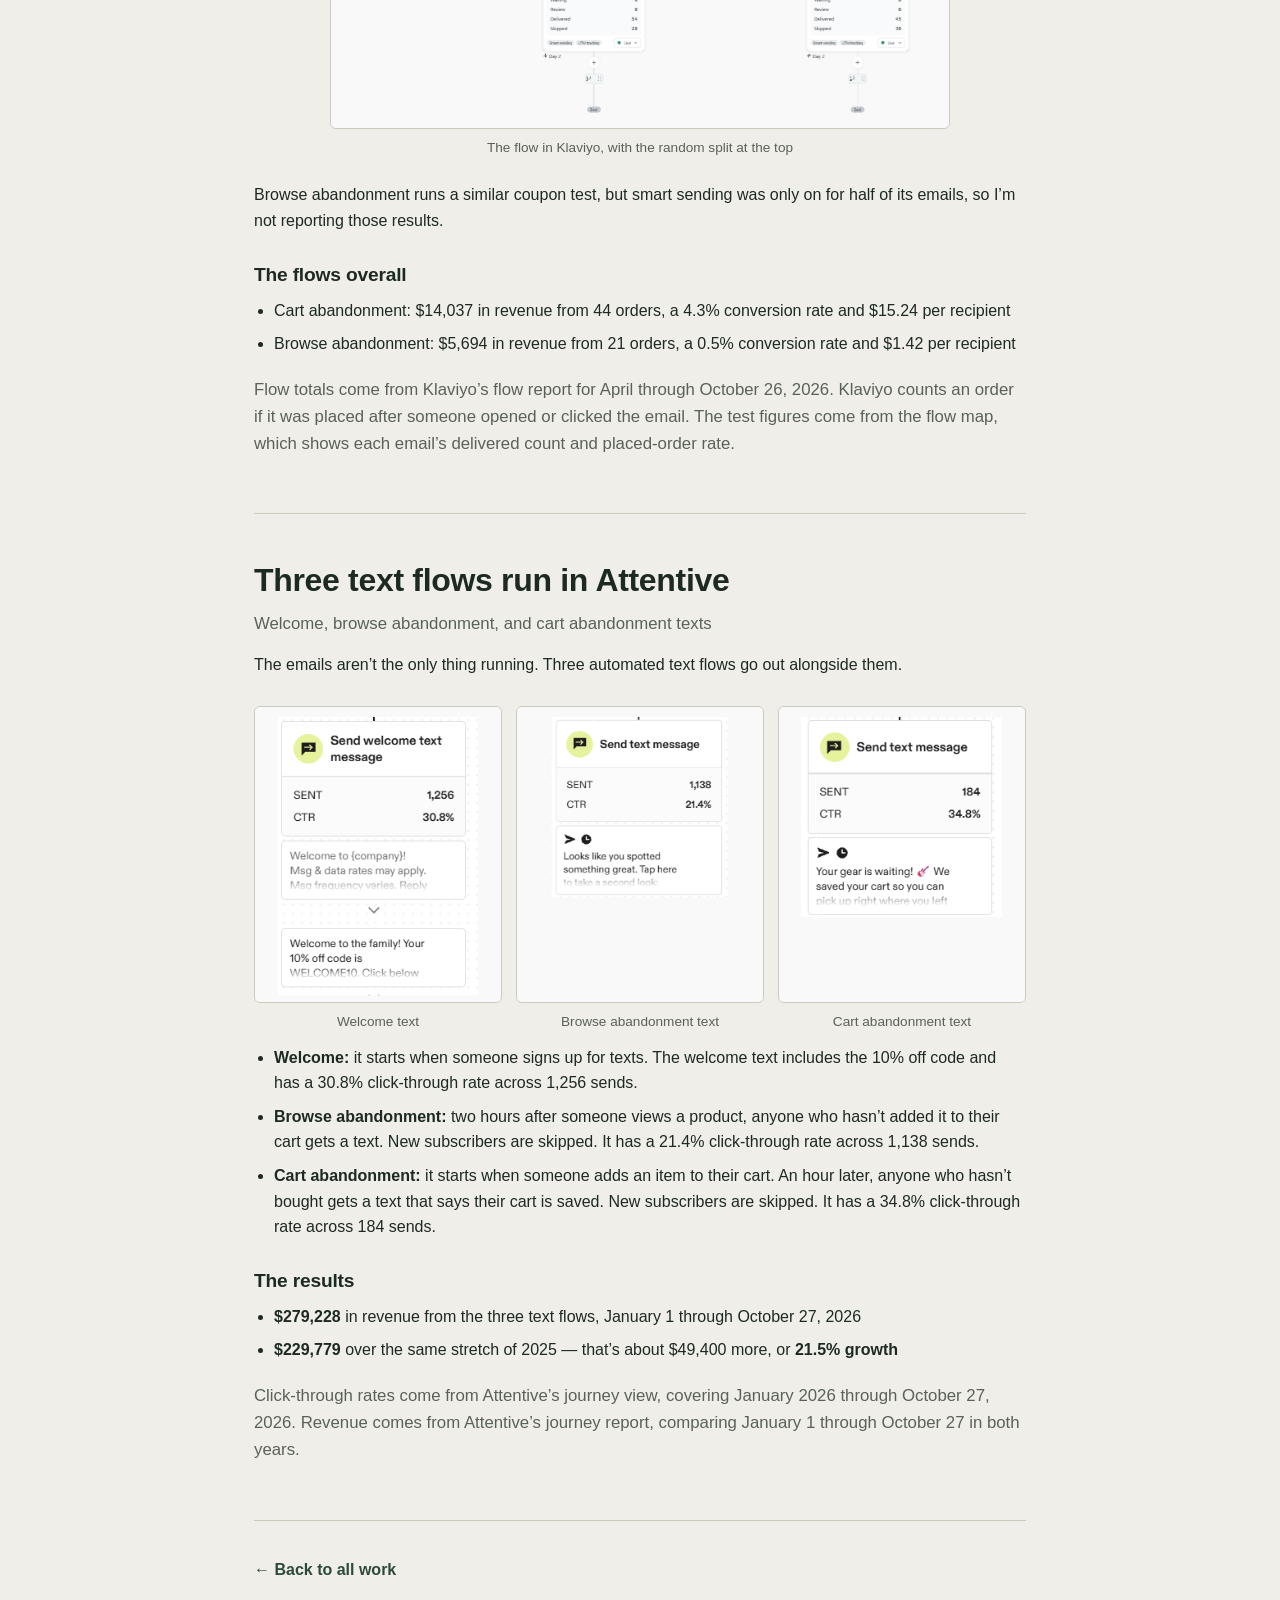
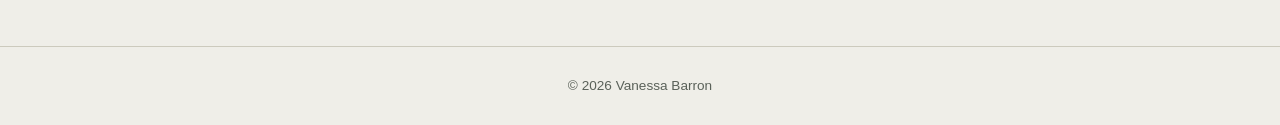
<file: email-sms-flows.html>
<!DOCTYPE html>
<html lang="en">
<head>
<meta charset="utf-8">
<meta name="viewport" content="width=device-width, initial-scale=1">
<title>Email &amp; SMS flows — Vanessa Barron</title>
<meta name="description" content="Automated email and SMS flows built by Vanessa Barron for Singular Sound.">
<link rel="canonical" href="https://www.vanessabarron.fyi/email-sms-flows.html">
<meta name="theme-color" content="#efeee8" media="(prefers-color-scheme: light)">
<meta name="theme-color" content="#171c18" media="(prefers-color-scheme: dark)">

<meta property="og:type" content="website">
<meta property="og:site_name" content="Vanessa Barron">
<meta property="og:title" content="Email &amp; SMS flows — Vanessa Barron">
<meta property="og:description" content="Automated email and SMS flows built by Vanessa Barron for Singular Sound.">
<meta property="og:url" content="https://www.vanessabarron.fyi/email-sms-flows.html">
<meta property="og:image" content="https://www.vanessabarron.fyi/images/og-image.jpg">
<meta name="twitter:card" content="summary_large_image">

<link rel="icon" href="favicon.ico" sizes="48x48">
<link rel="icon" type="image/png" href="images/favicon-light.png">
<link rel="icon" type="image/png" href="images/favicon-dark.png" media="(prefers-color-scheme: dark)">
<link rel="apple-touch-icon" href="images/apple-touch-icon.png">
<link rel="stylesheet" href="css/styles.css">
</head>
<body>
<a class="skip-link" href="#main">Skip to content</a>

<header class="nav">
  <div class="nav-in">
    <a class="logo" href="/" aria-label="Vanessa Barron, home"></a>
    <nav aria-label="Primary">
      <a href="/#marketing">Marketing</a>
      <a href="/#writing">Writing</a>
      <a href="/#contact">Contact</a>
      <a href="/about.html">About</a>
    </nav>
  </div>
</header>

<main id="main" class="narrow">
  <div class="page-head">
    <a class="crumb" href="/#marketing">← Back to all work</a>
    <h1>Email &amp; SMS flows</h1>
  </div>
  <img class="page-hero" src="images/header-email-sms-flows.png" width="1125" height="450" alt="" fetchpriority="high">
  <p class="lede">After leading Singular Sound’s move to Klaviyo, I built our automated email flows and manage our text flows in Attentive. Since the email flows went live in April 2026, they’ve brought in about $65K in revenue.</p>
  <dl class="facts">
    <div><dt>Role</dt><dd>Email and SMS flow strategy, copy, design, and testing</dd></div>
    <div><dt>Company</dt><dd>Singular Sound</dd></div>
    <div><dt>Timeline</dt><dd>2026, ongoing</dd></div>
    <div class="wide"><dt>Tools</dt><dd>Klaviyo, Attentive, Canva</dd></div>
  </dl>
  <!-- Numbers: Klaviyo flow report, Oct 27, 2025 – Oct 26, 2026, conversion metric = Placed Order; flows went live April 2026. -->

    <section class="entry" id="welcome-series">
      <h2>The welcome series earns the most</h2>
      <p class="sub">Welcome series · Three emails over seven days</p>
      <h3>The idea</h3>
      <p>Everyone who joins our email list gets the same three emails, so they have to do a lot. The first says thanks, hands over a discount code, and points people to our forum, blog, and social channels. The second, “Our Greatest Hits,” is a quick tour of the gear. The third, sent on day 7, shows our gear in action with artists who use it.</p>
      <div class="shots c2"><figure class="shot"><img src="images/flow-welcome-1.jpg" width="606" height="1227" alt="Welcome email: Singular Sound header, a WELCOME banner with the line “We’re glad you’re here,” a thank-you for signing up with code WELCOME10 for 10% off the next order, and a “Join the Community” box linking to the forum, blog, and social accounts" loading="lazy" decoding="async"><figcaption>Email 1, sent right away: welcome and 10% off</figcaption></figure><figure class="shot"><img src="images/flow-welcome-2.jpg" width="606" height="1227" alt="Welcome email 2, “Our Greatest Hits”: a rundown of the BeatBuddy 2, Aeros, and MIDI Maestro with Shop now buttons" loading="lazy" decoding="async"><figcaption>Email 2, sent on day 3: “Our Greatest Hits”</figcaption></figure></div>
      <h3>The results</h3>
      <ul>
        <li>Our top-earning flow: $45,059 in revenue from 131 orders</li>
        <li>The welcome offer email, which includes the 10% code, brought in $39,238 from 100 orders, or $11.30 per recipient</li>
        <li>Email #2 (“Our Greatest Hits”) brought in $1,746 and email #3 brought in $4,076</li>
      </ul>
      <h3>The takeaways</h3>
      <p>The 10% sign-up discount had been turned off in 2025. I suggested bringing it back, and it returned in January 2026. It greatly helped our flow revenue: journeys went from $4.2K in December to $20.4K in January and $45.0K in February.</p>
    </section>

    <section class="entry" id="abandonment-tests">
      <h2>A coupon-timing test on cart abandonment</h2>
      <p class="sub">Cart abandonment flow · Two emails, two versions</p>
      <h3>The idea</h3>
      <p>Shoppers who start checkout and don’t finish get two emails. The test started in May 2026, and the question is: does the 10% off code work better in the first email, or saved for the second? A random 50% of shoppers get the coupon in email #1, and the other 50% get it in email #2. Email #1 goes out after a 4-hour wait, and email #2 follows two days later. Anyone who buys in the meantime drops out of the flow. Smart sending is on for every email, so both groups are treated the same.</p>
      <h3>Version A: coupon first</h3>
      <p>Email #1 includes the 10% off code, which expires in 72 hours. Email #2 is a last reminder that the cart and discount are about to expire, with no new offer.</p>
      <div class="shots c2"><figure class="shot"><img src="images/flow-cart-coupon-first-email-1.jpg" width="387" height="283" alt="Cart abandonment email #1 with the coupon: “Wait up! You forgot this!” Your cart is still here, use the code below for 10% off your order, it expires in 72 hours" loading="lazy" decoding="async"><figcaption>Email #1: the 10% off code</figcaption></figure><figure class="shot"><img src="images/flow-cart-coupon-first-email-2.jpg" width="396" height="251" alt="Cart abandonment email #2, no code: “Did you forget something?” This is your last reminder, your cart and your discount are about to expire" loading="lazy" decoding="async"><figcaption>Email #2: a last reminder, no new offer</figcaption></figure></div>
      <h3>Version B: coupon second</h3>
      <p>Email #1 is a simple “we saved your cart” nudge with no discount. The code waits until email #2.</p>
      <div class="shots c2"><figure class="shot"><img src="images/flow-cart-coupon-second-email-1.jpg" width="404" height="238" alt="Cart abandonment email #1 with no coupon: “Wait up, you forgot this!” We saved your cart for you, return to your cart to complete your order" loading="lazy" decoding="async"><figcaption>Email #1: a nudge, no discount</figcaption></figure><figure class="shot"><img src="images/flow-cart-coupon-second-email-2.jpg" width="387" height="293" alt="Cart abandonment email #2 with the coupon: “Did you forget something?” The items in your cart won’t stick around forever, use the code below for 10% off, it expires in 72 hours" loading="lazy" decoding="async"><figcaption>Email #2: the 10% off code</figcaption></figure></div>
      <h3>The early read</h3>
      <ul>
        <li><b>Coupon first:</b> email #1 went to 51 people and brought in $718 (a 3.9% placed-order rate). Email #2 went to 54 people and brought in no orders.</li>
        <li><b>Coupon second:</b> email #1 went to 46 people and brought in $471 (6.5%). Email #2 went to 45 people and brought in $34 (2.2%).</li>
        <li><b>Clicks:</b> the email #1 with the coupon had a 13.7% click rate, versus 4.3% for the no-discount nudge.</li>
      </ul>
      <p>It’s too early to call. Each email has only about 50 sends, and the results point in different directions: coupon second has the higher placed-order rate on email #1 (6.5% vs. 3.9%) and placed orders from both emails, while coupon first has more revenue ($718 vs. $505). My working theory is that holding the code back keeps shoppers interested longer, while a reminder with no new offer gives people little reason to come back — the coupon-first version’s second email drove no orders. I’m letting the test run until there’s enough volume to trust the result.</p>
      <figure class="shot map"><img src="images/flow-cart-map.png" width="777" height="1122" alt="Klaviyo flow map for the cart abandonment test: a 50% random split, a 4-hour wait, then email #1 and, two days later, email #2 for each version, with open, click, and placed-order rates under each email" loading="lazy" decoding="async"><figcaption>The flow in Klaviyo, with the random split at the top</figcaption></figure>
      <p>Browse abandonment runs a similar coupon test, but smart sending was only on for half of its emails, so I’m not reporting those results.</p>
      <h3>The flows overall</h3>
      <ul>
        <li>Cart abandonment: $14,037 in revenue from 44 orders, a 4.3% conversion rate and $15.24 per recipient</li>
        <li>Browse abandonment: $5,694 in revenue from 21 orders, a 0.5% conversion rate and $1.42 per recipient</li>
      </ul>
      <p class="sub" style="margin-top:20px">Flow totals come from Klaviyo’s flow report for April through October 26, 2026. Klaviyo counts an order if it was placed after someone opened or clicked the email. The test figures come from the flow map, which shows each email’s delivered count and placed-order rate.</p>
    </section>
    <section class="entry" id="text-flows">
      <h2>Three text flows run in Attentive</h2>
      <p class="sub">Welcome, browse abandonment, and cart abandonment texts</p>
      <p>The emails aren’t the only thing running. Three automated text flows go out alongside them.</p>
      <div class="shots c3"><figure class="shot"><img src="images/flow-sms-welcome.png" width="300" height="360" alt="Welcome text flow in Attentive: 1,256 sent, 30.8% click-through rate, “Welcome to the family! Your 10% off code is WELCOME10”" loading="lazy" decoding="async"><figcaption>Welcome text</figcaption></figure><figure class="shot"><img src="images/flow-sms-browse-abandonment.png" width="300" height="360" alt="Browse abandonment text in Attentive: 1,138 sent, 21.4% click-through rate, “Looks like you spotted something great. Tap here to take a second look”" loading="lazy" decoding="async"><figcaption>Browse abandonment text</figcaption></figure><figure class="shot"><img src="images/flow-sms-cart-abandonment.png" width="300" height="360" alt="Cart abandonment text in Attentive: 184 sent, 34.8% click-through rate, “Your gear is waiting! We saved your cart so you can pick up right where you left off”" loading="lazy" decoding="async"><figcaption>Cart abandonment text</figcaption></figure></div>
      <ul>
        <li><b>Welcome:</b> it starts when someone signs up for texts. The welcome text includes the 10% off code and has a 30.8% click-through rate across 1,256 sends.</li>
        <li><b>Browse abandonment:</b> two hours after someone views a product, anyone who hasn’t added it to their cart gets a text. New subscribers are skipped. It has a 21.4% click-through rate across 1,138 sends.</li>
        <li><b>Cart abandonment:</b> it starts when someone adds an item to their cart. An hour later, anyone who hasn’t bought gets a text that says their cart is saved. New subscribers are skipped. It has a 34.8% click-through rate across 184 sends.</li>
      </ul>
      <h3>The results</h3>
      <ul>
        <li><b>$279,228</b> in revenue from the three text flows, January 1 through October 27, 2026</li>
        <li><b>$229,779</b> over the same stretch of 2025 — that’s about $49,400 more, or <b>21.5% growth</b></li>
      </ul>
      <p class="sub" style="margin-top:20px">Click-through rates come from Attentive’s journey view, covering January 2026 through October 27, 2026. Revenue comes from Attentive’s journey report, comparing January 1 through October 27 in both years.</p>
    </section>
  <div class="foot-link"><a class="crumb" href="/#marketing">← Back to all work</a></div>
</main>
<footer class="site-footer">
  <p>&copy; 2026 Vanessa Barron</p>
</footer>
</body>
</html>
</file>
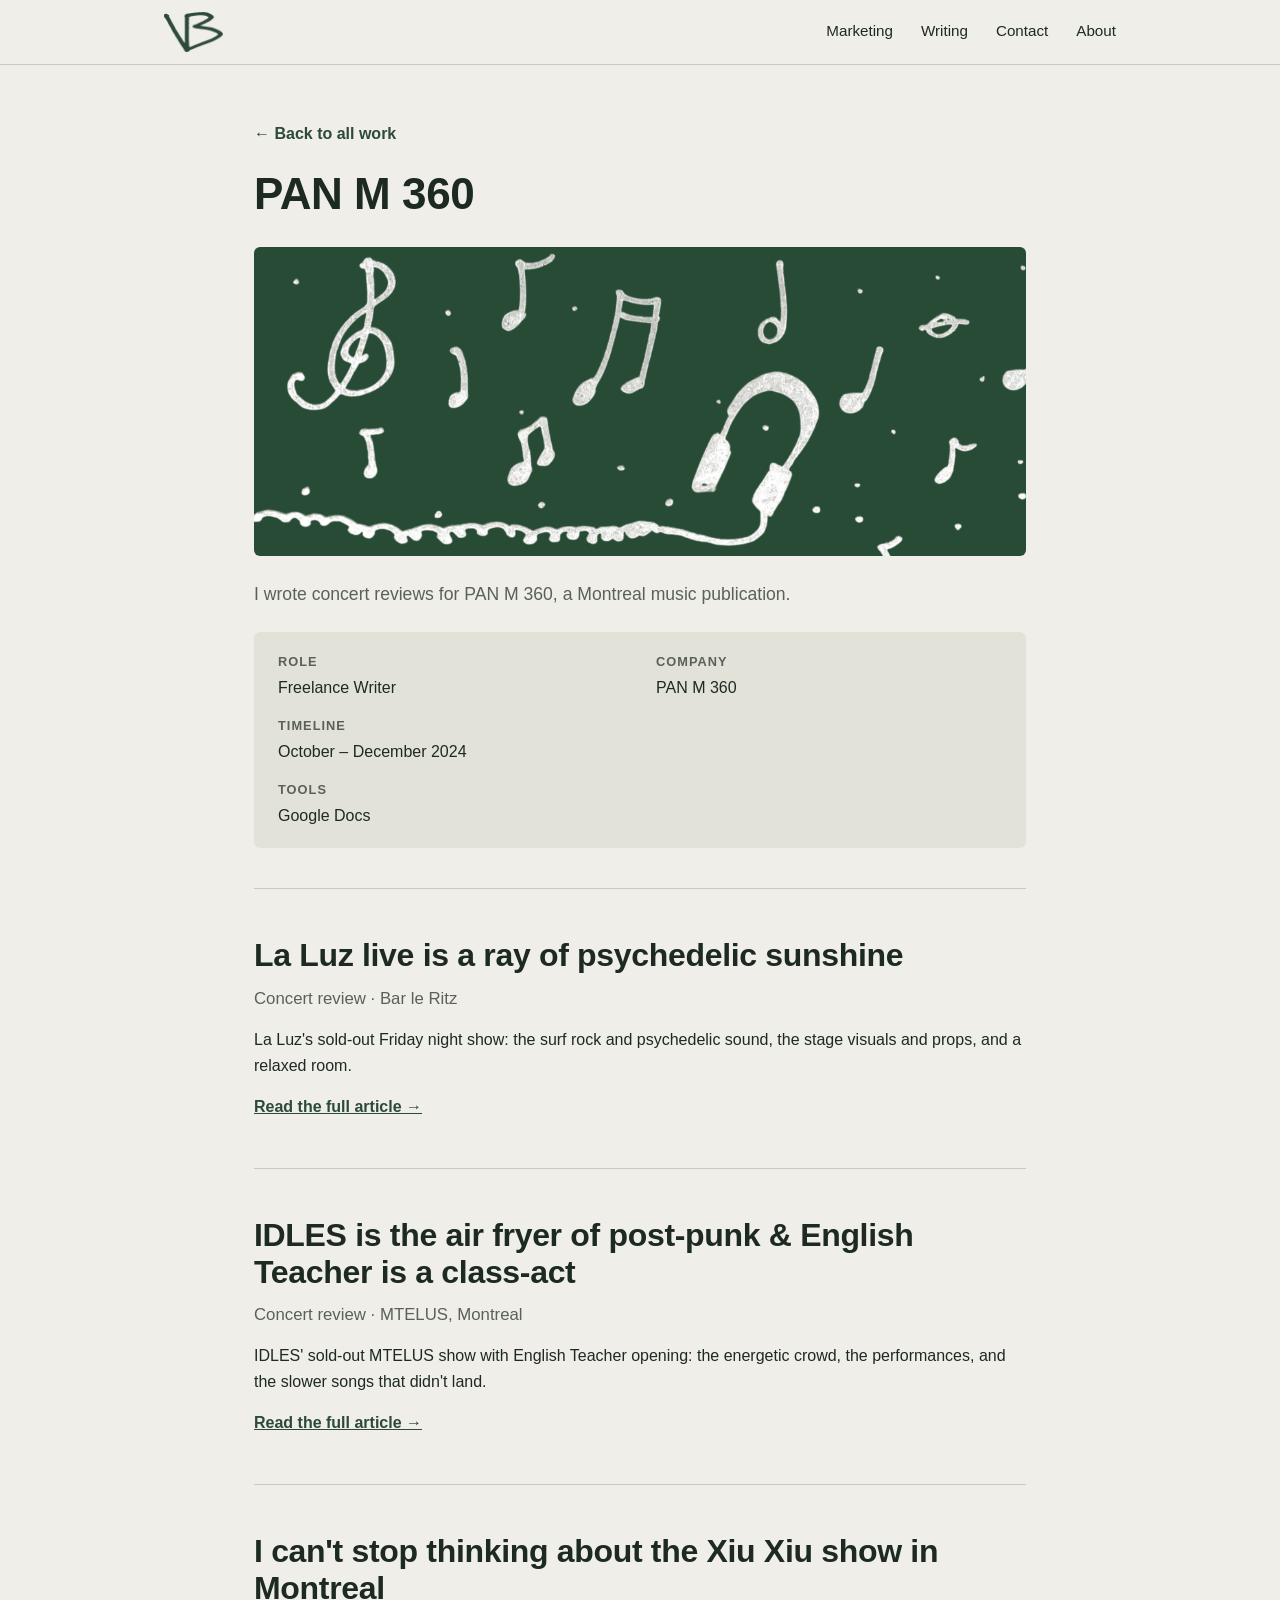
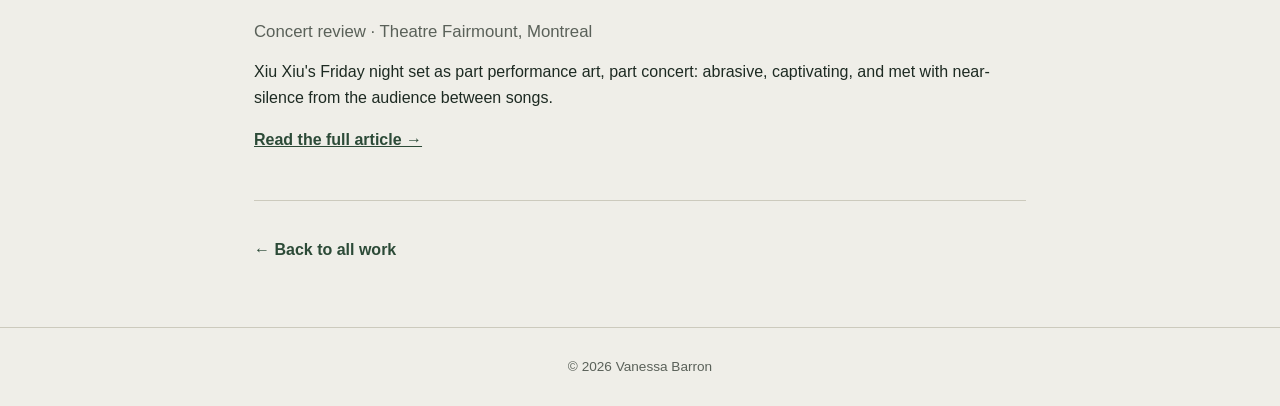
<file: pan-m-360.html>
<!DOCTYPE html>
<html lang="en">
<head>
<meta charset="utf-8">
<meta name="viewport" content="width=device-width, initial-scale=1">
<title>PAN M 360 — Vanessa Barron</title>
<meta name="description" content="Selected writing by Vanessa Barron for PAN M 360.">
<link rel="canonical" href="https://www.vanessabarron.fyi/pan-m-360.html">
<meta name="theme-color" content="#efeee8" media="(prefers-color-scheme: light)">
<meta name="theme-color" content="#171c18" media="(prefers-color-scheme: dark)">

<meta property="og:type" content="website">
<meta property="og:site_name" content="Vanessa Barron">
<meta property="og:title" content="PAN M 360 — Vanessa Barron">
<meta property="og:description" content="Selected writing by Vanessa Barron for PAN M 360.">
<meta property="og:url" content="https://www.vanessabarron.fyi/pan-m-360.html">
<meta property="og:image" content="https://www.vanessabarron.fyi/images/og-image.jpg">
<meta name="twitter:card" content="summary_large_image">

<link rel="icon" href="favicon.ico" sizes="48x48">
<link rel="icon" type="image/png" href="images/favicon-light.png">
<link rel="icon" type="image/png" href="images/favicon-dark.png" media="(prefers-color-scheme: dark)">
<link rel="apple-touch-icon" href="images/apple-touch-icon.png">
<link rel="stylesheet" href="css/styles.css">
</head>
<body>
<a class="skip-link" href="#main">Skip to content</a>

<header class="nav">
  <div class="nav-in">
    <a class="logo" href="/" aria-label="Vanessa Barron, home"></a>
    <nav aria-label="Primary">
      <a href="/#marketing">Marketing</a>
      <a href="/#writing">Writing</a>
      <a href="/#contact">Contact</a>
      <a href="/about.html">About</a>
    </nav>
  </div>
</header>

<main id="main" class="narrow">
  <div class="page-head">
    <a class="crumb" href="/#writing">← Back to all work</a>
    <h1>PAN M 360</h1>
  </div>
  <img class="page-hero" src="images/header-pan-m-360.png" width="1125" height="450" alt="" fetchpriority="high">
  <p class="lede">I wrote concert reviews for PAN M 360, a Montreal music publication.</p>
  <dl class="facts">
    <div><dt>Role</dt><dd>Freelance Writer</dd></div>
    <div><dt>Company</dt><dd>PAN M 360</dd></div>
    <div><dt>Timeline</dt><dd>October – December 2024</dd></div>
    <div class="wide"><dt>Tools</dt><dd>Google Docs</dd></div>
  </dl>
    <section class="entry" id="article-1">
      <h2>La Luz live is a ray of psychedelic sunshine</h2>
      <p class="sub">Concert review · Bar le Ritz</p>
      <p>La Luz's sold-out Friday night show: the surf rock and psychedelic sound, the stage visuals and props, and a relaxed room.</p>
      <a class="read-link" href="https://panm360.com/en/gig_review/la-luz-live-is-a-ray-of-psychedelic-sunshine/" target="_blank" rel="noopener">Read the full article →</a>
    </section>
    <section class="entry" id="article-2">
      <h2>IDLES is the air fryer of post-punk & English Teacher is a class-act</h2>
      <p class="sub">Concert review · MTELUS, Montreal</p>
      <p>IDLES' sold-out MTELUS show with English Teacher opening: the energetic crowd, the performances, and the slower songs that didn't land.</p>
      <a class="read-link" href="https://panm360.com/en/gig_review/idles-is-the-air-fryer-of-post-punk-english-teacher-is-a-class-act/" target="_blank" rel="noopener">Read the full article →</a>
    </section>
    <section class="entry" id="article-3">
      <h2>I can't stop thinking about the Xiu Xiu show in Montreal</h2>
      <p class="sub">Concert review · Theatre Fairmount, Montreal</p>
      <p>Xiu Xiu's Friday night set as part performance art, part concert: abrasive, captivating, and met with near-silence from the audience between songs.</p>
      <a class="read-link" href="https://panm360.com/en/gig_review/i-cant-stop-thinking-about-the-montreal-xiu-xiu-show/" target="_blank" rel="noopener">Read the full article →</a>
    </section>
  <div class="foot-link"><a class="crumb" href="/#writing">← Back to all work</a></div>
</main>
<footer class="site-footer">
  <p>&copy; 2026 Vanessa Barron</p>
</footer>
</body>
</html>
</file>
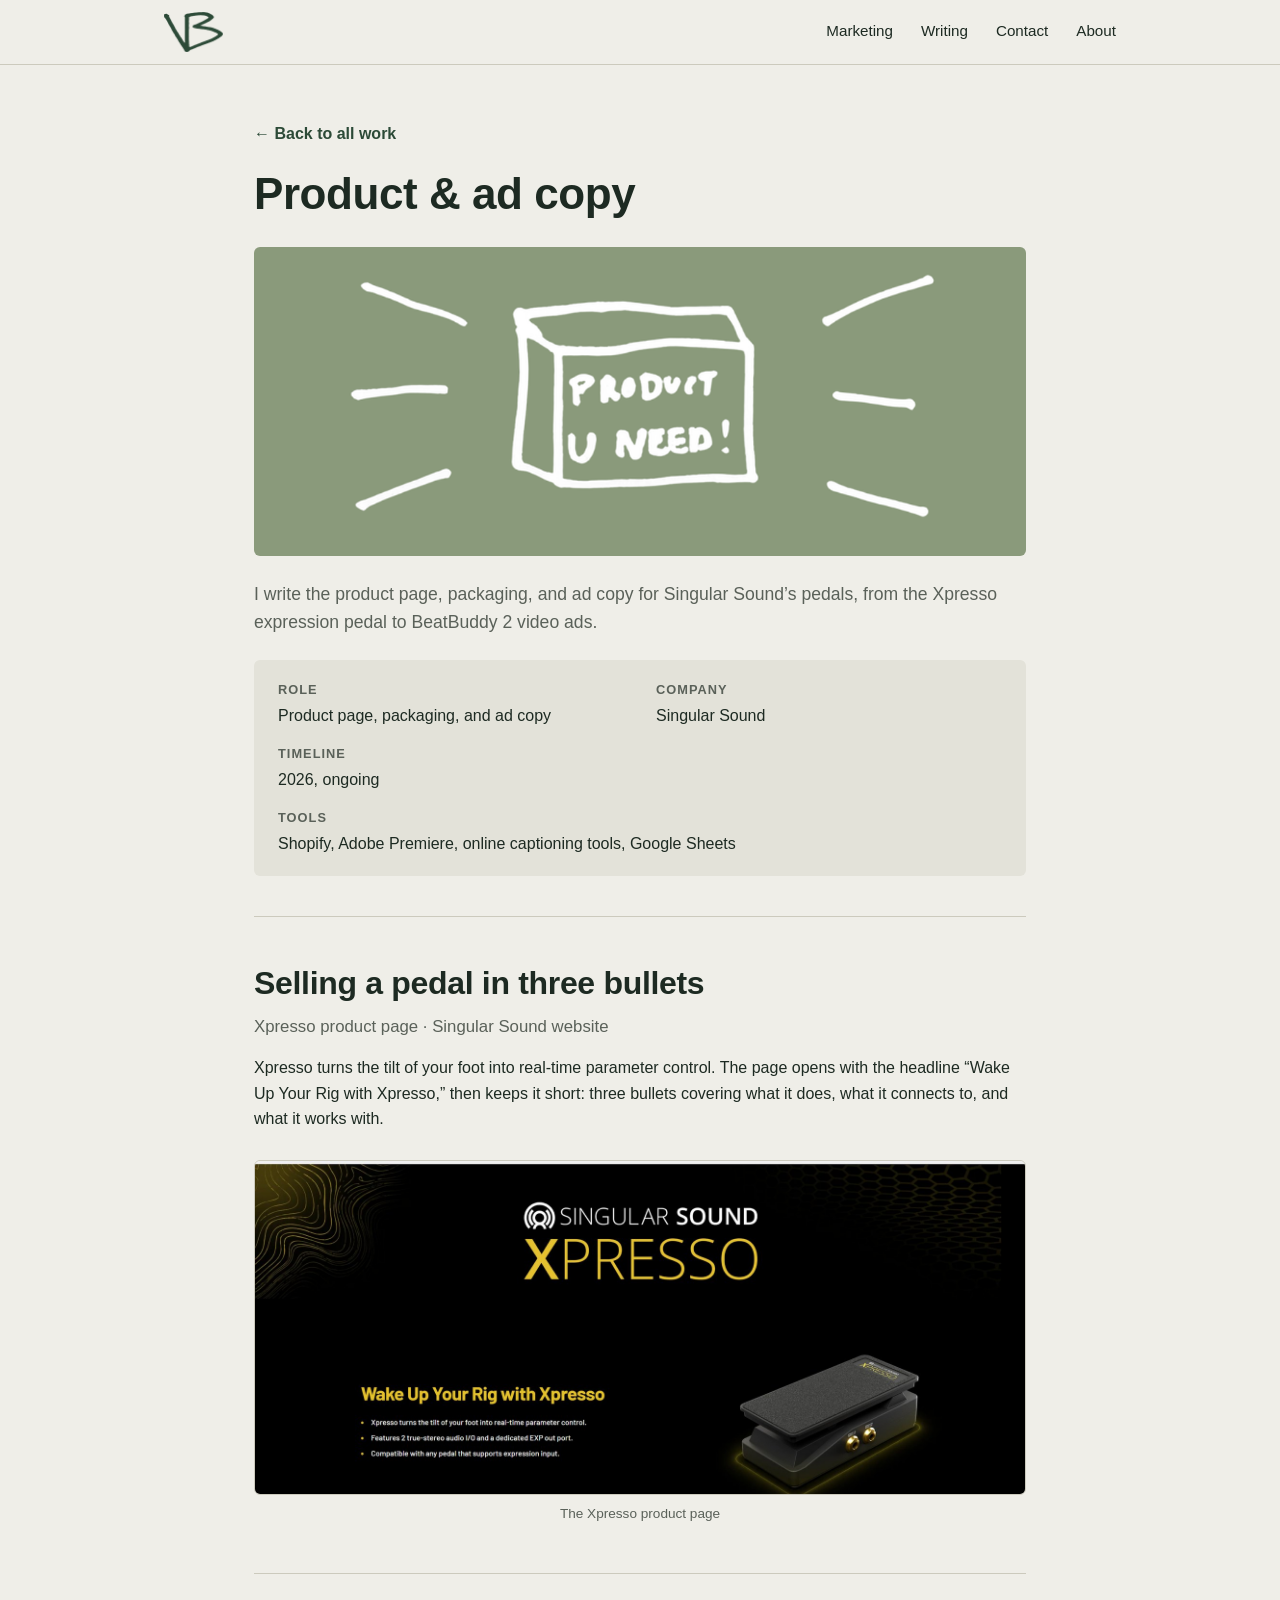
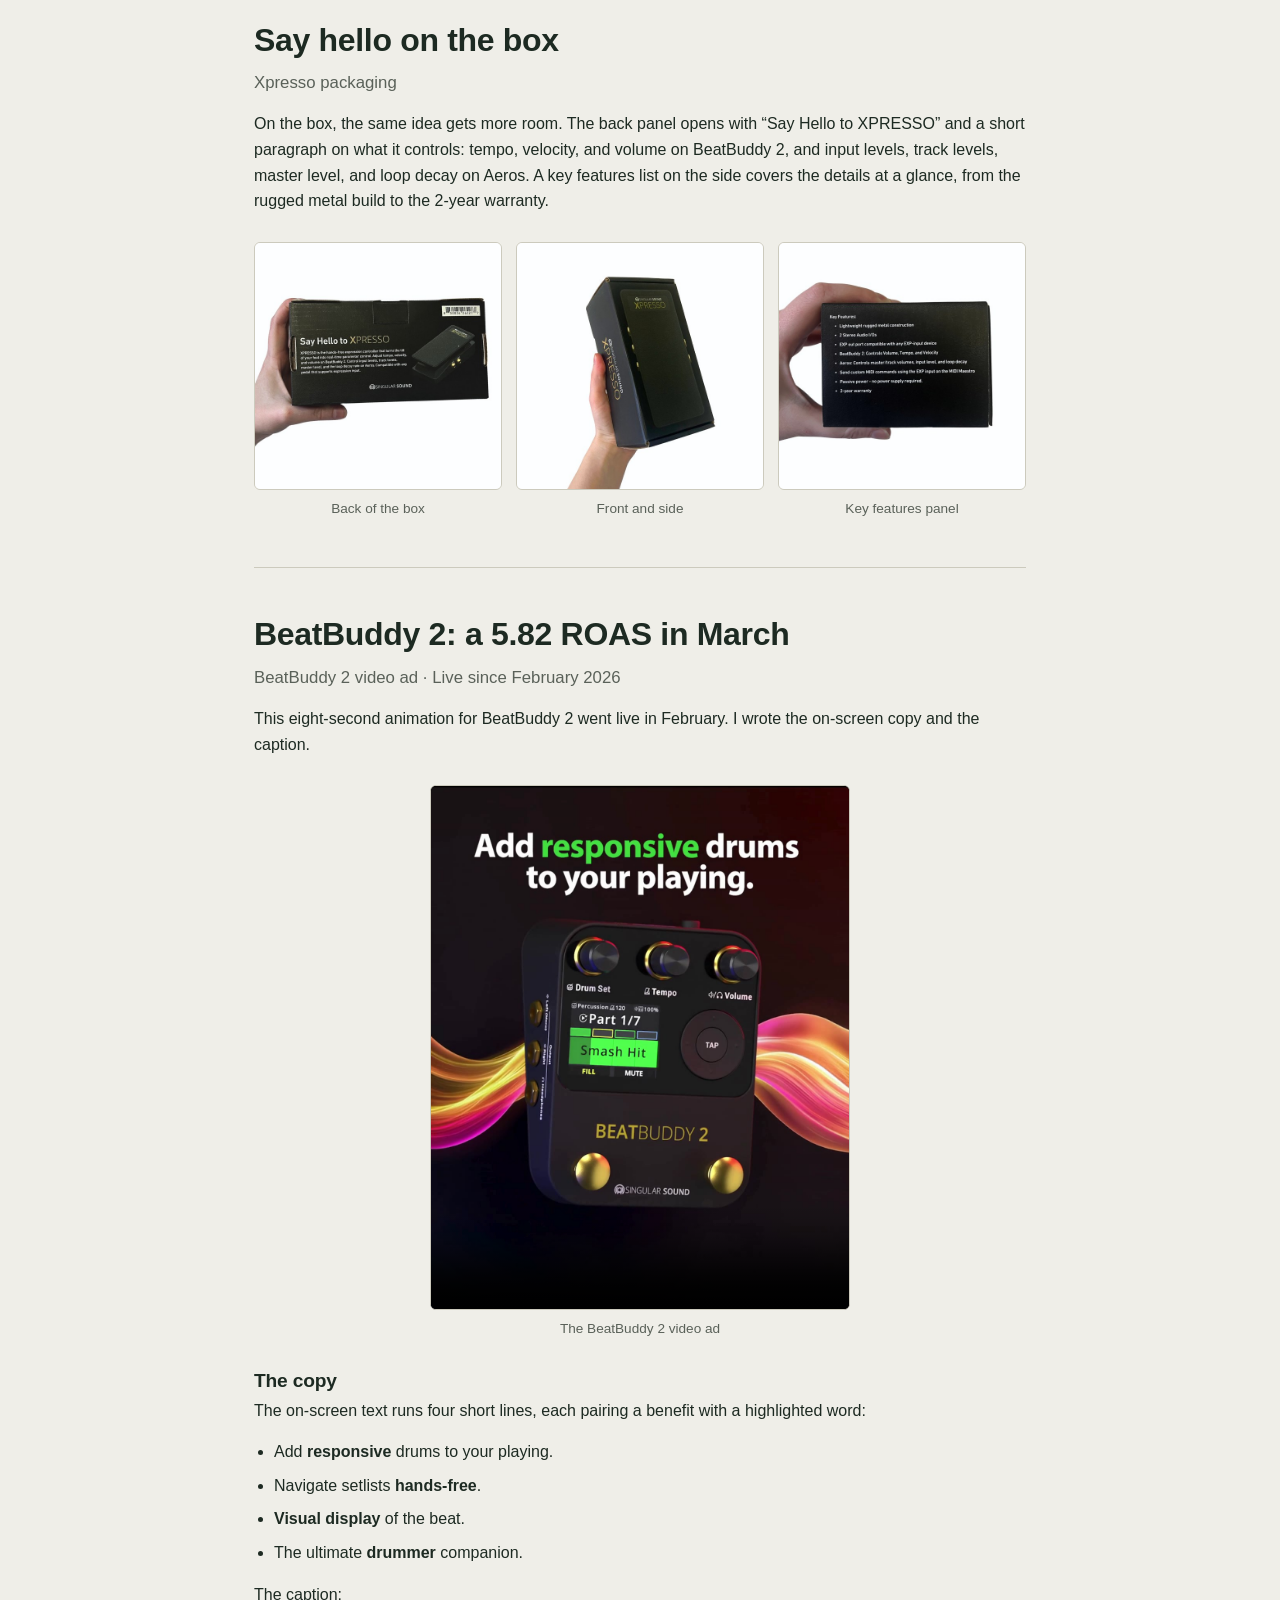
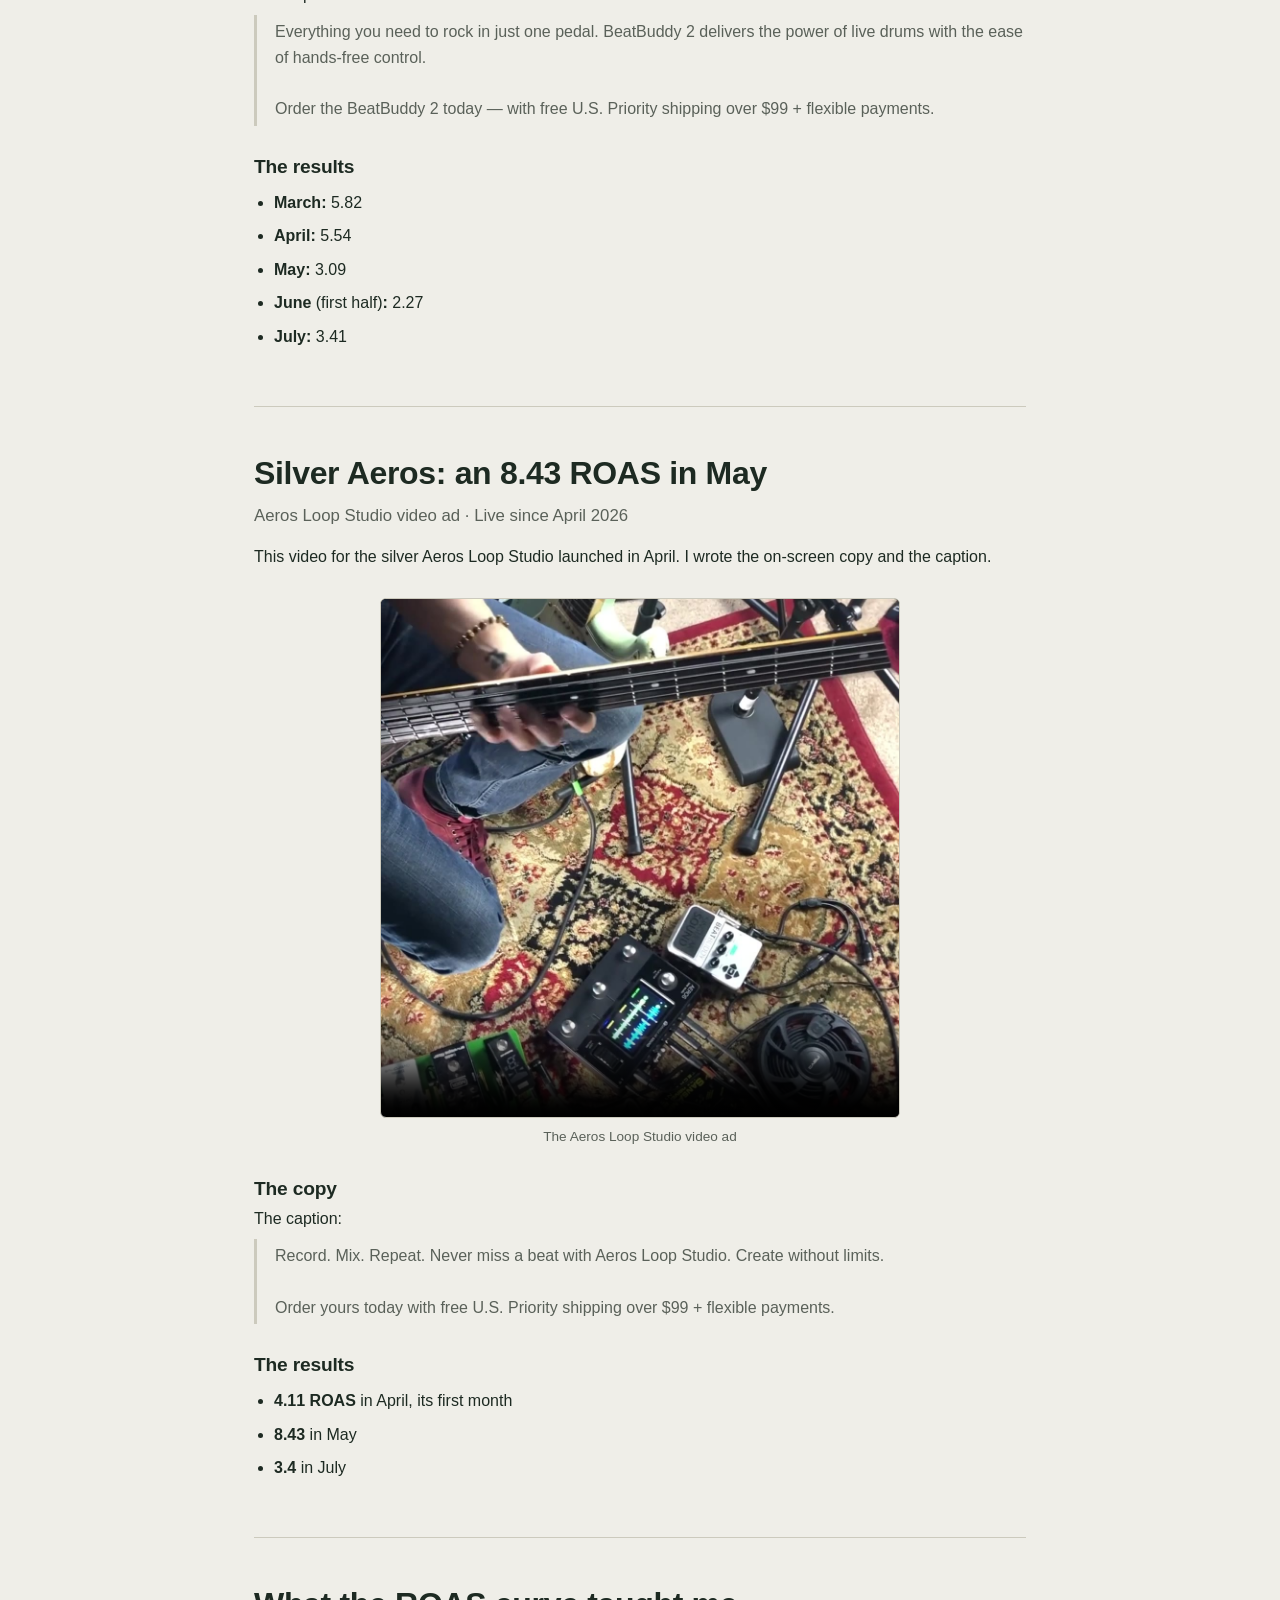
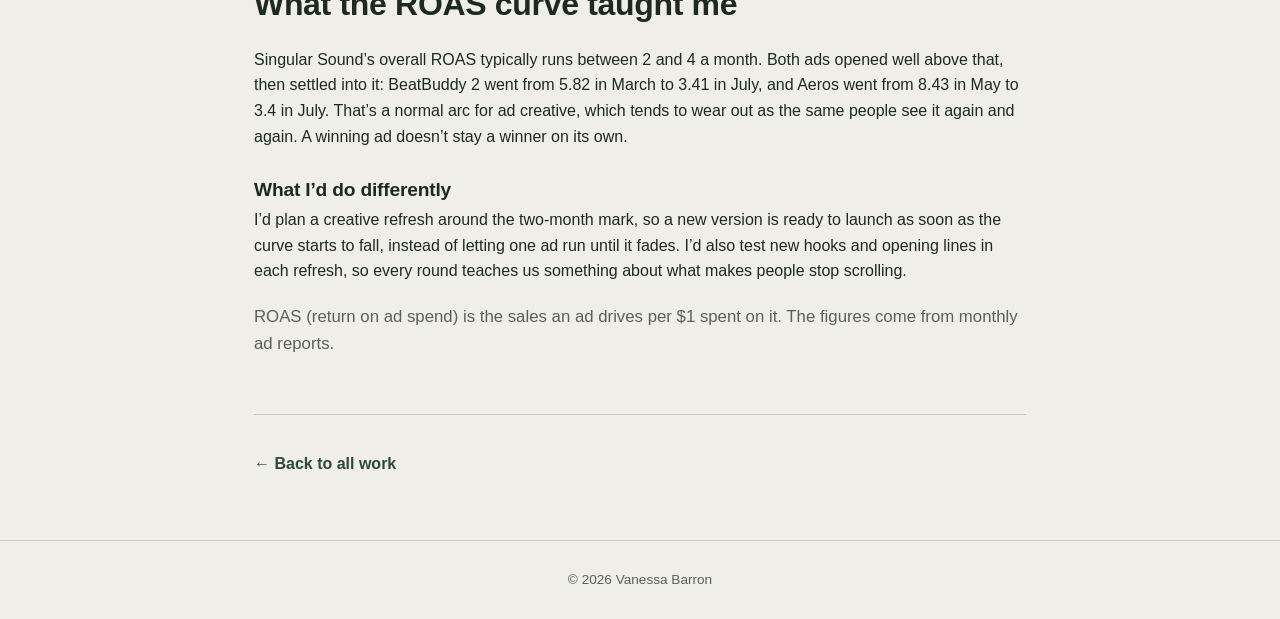
<file: product-ad-copy.html>
<!DOCTYPE html>
<html lang="en">
<head>
<meta charset="utf-8">
<meta name="viewport" content="width=device-width, initial-scale=1">
<title>Product &amp; ad copy — Vanessa Barron</title>
<meta name="description" content="Product and ad copy by Vanessa Barron for Singular Sound.">
<link rel="canonical" href="https://www.vanessabarron.fyi/product-ad-copy.html">
<meta name="theme-color" content="#efeee8" media="(prefers-color-scheme: light)">
<meta name="theme-color" content="#171c18" media="(prefers-color-scheme: dark)">

<meta property="og:type" content="website">
<meta property="og:site_name" content="Vanessa Barron">
<meta property="og:title" content="Product &amp; ad copy — Vanessa Barron">
<meta property="og:description" content="Product and ad copy by Vanessa Barron for Singular Sound.">
<meta property="og:url" content="https://www.vanessabarron.fyi/product-ad-copy.html">
<meta property="og:image" content="https://www.vanessabarron.fyi/images/og-image.jpg">
<meta name="twitter:card" content="summary_large_image">

<link rel="icon" href="favicon.ico" sizes="48x48">
<link rel="icon" type="image/png" href="images/favicon-light.png">
<link rel="icon" type="image/png" href="images/favicon-dark.png" media="(prefers-color-scheme: dark)">
<link rel="apple-touch-icon" href="images/apple-touch-icon.png">
<link rel="stylesheet" href="css/styles.css">
</head>
<body>
<a class="skip-link" href="#main">Skip to content</a>

<header class="nav">
  <div class="nav-in">
    <a class="logo" href="/" aria-label="Vanessa Barron, home"></a>
    <nav aria-label="Primary">
      <a href="/#marketing">Marketing</a>
      <a href="/#writing">Writing</a>
      <a href="/#contact">Contact</a>
      <a href="/about.html">About</a>
    </nav>
  </div>
</header>

<main id="main" class="narrow">
  <div class="page-head">
    <a class="crumb" href="/#marketing">← Back to all work</a>
    <h1>Product &amp; ad copy</h1>
  </div>
  <img class="page-hero" src="images/header-product-copy.png" width="1125" height="450" alt="" fetchpriority="high">
  <p class="lede">I write the product page, packaging, and ad copy for Singular Sound’s pedals, from the Xpresso expression pedal to BeatBuddy 2 video ads.</p>
  <dl class="facts">
    <div><dt>Role</dt><dd>Product page, packaging, and ad copy</dd></div>
    <div><dt>Company</dt><dd>Singular Sound</dd></div>
    <div><dt>Timeline</dt><dd>2026, ongoing</dd></div>
    <div class="wide"><dt>Tools</dt><dd>Shopify, Adobe Premiere, online captioning tools, Google Sheets</dd></div>
  </dl>

  <section class="entry" id="product-page">
    <h2>Selling a pedal in three bullets</h2>
    <p class="sub">Xpresso product page · Singular Sound website</p>
    <p>Xpresso turns the tilt of your foot into real-time parameter control. The page opens with the headline “Wake Up Your Rig with Xpresso,” then keeps it short: three bullets covering what it does, what it connects to, and what it works with.</p>
    <div class="shots c1"><figure class="shot"><img src="images/xpresso-product-page.jpg" width="1600" height="692" alt="Xpresso product page: a black banner with the Singular Sound Xpresso logo, the headline “Wake Up Your Rig with Xpresso,” three bullets about real-time parameter control, true-stereo audio I/O with an EXP out port, and compatibility with any pedal that supports expression input, next to a photo of the pedal" loading="lazy" decoding="async"><figcaption>The Xpresso product page</figcaption></figure></div>
  </section>

  <section class="entry" id="packaging">
    <h2>Say hello on the box</h2>
    <p class="sub">Xpresso packaging</p>
    <p>On the box, the same idea gets more room. The back panel opens with “Say Hello to XPRESSO” and a short paragraph on what it controls: tempo, velocity, and volume on BeatBuddy 2, and input levels, track levels, master level, and loop decay on Aeros. A key features list on the side covers the details at a glance, from the rugged metal build to the 2-year warranty.</p>
    <div class="shots c3"><figure class="shot"><img src="images/xpresso-box-back.jpg" width="600" height="600" alt="Back of the Xpresso box held in a hand: “Say Hello to XPRESSO,” a paragraph describing the hands-free expression controller and what it controls on BeatBuddy 2 and Aeros" loading="lazy" decoding="async"><figcaption>Back of the box</figcaption></figure><figure class="shot"><img src="images/xpresso-box-angle.jpg" width="600" height="600" alt="The black Xpresso box held at an angle, showing the pedal photo and logo on the front" loading="lazy" decoding="async"><figcaption>Front and side</figcaption></figure><figure class="shot"><img src="images/xpresso-box-features.jpg" width="600" height="600" alt="Side of the Xpresso box with a Key Features list: lightweight rugged metal construction, 2 stereo audio I/Os, EXP out port, what it controls on BeatBuddy 2 and Aeros, custom MIDI commands with the MIDI Maestro, passive power, and a 2-year warranty" loading="lazy" decoding="async"><figcaption>Key features panel</figcaption></figure></div>
  </section>

  <section class="entry" id="ad-beatbuddy-2">
    <h2>BeatBuddy 2: a 5.82 ROAS in March</h2>
    <p class="sub">BeatBuddy 2 video ad · Live since February 2026</p>
    <p>This eight-second animation for BeatBuddy 2 went live in February. I wrote the on-screen copy and the caption.</p>
    <figure class="shot portrait"><video controls preload="metadata" playsinline poster="images/bb2-ad-poster.jpg" width="1080" height="1350" aria-label="BeatBuddy 2 video ad: an animated pedal with on-screen text that reads “Add responsive drums to your playing,” “Navigate setlists hands-free,” “Visual display of the beat,” and “The ultimate drummer companion.”"><source src="videos/bb2-ad.mp4" type="video/mp4">Your browser can’t play this video. The on-screen copy is listed below.</video><figcaption>The BeatBuddy 2 video ad</figcaption></figure>
    <h3>The copy</h3>
    <p>The on-screen text runs four short lines, each pairing a benefit with a highlighted word:</p>
    <ul>
      <li>Add <b>responsive</b> drums to your playing.</li>
      <li>Navigate setlists <b>hands-free</b>.</li>
      <li><b>Visual display</b> of the beat.</li>
      <li>The ultimate <b>drummer</b> companion.</li>
    </ul>
    <p>The caption:</p>
    <blockquote class="quote">Everything you need to rock in just one pedal. BeatBuddy 2 delivers the power of live drums with the ease of hands-free control.<br><br>Order the BeatBuddy 2 today — with free U.S. Priority shipping over $99 + flexible payments.</blockquote>
    <h3>The results</h3>
    <ul>
      <li><b>March:</b> 5.82</li>
      <li><b>April:</b> 5.54</li>
      <li><b>May:</b> 3.09</li>
      <li><b>June</b> (first half)<b>:</b> 2.27</li>
      <li><b>July:</b> 3.41</li>
    </ul>
    <!-- TODO: February's ROAS (the launch month) wasn't available. Add it if you find it. -->
  </section>

  <section class="entry" id="ad-aeros">
    <h2>Silver Aeros: an 8.43 ROAS in May</h2>
    <p class="sub">Aeros Loop Studio video ad · Live since April 2026</p>
    <p>This video for the silver Aeros Loop Studio launched in April. I wrote the on-screen copy and the caption.</p>
    <figure class="shot square"><video controls preload="metadata" playsinline poster="images/aeros-ad-poster.jpg" width="1080" height="1080" aria-label="Aeros Loop Studio video ad: overhead footage of a looper pedal on a rug among cables and other pedals, with bold word-by-word captions"><source src="videos/aeros-ad.mp4" type="video/mp4">Your browser can’t play this video.</video><figcaption>The Aeros Loop Studio video ad</figcaption></figure>
    <h3>The copy</h3>
    <p>The caption:</p>
    <blockquote class="quote">Record. Mix. Repeat. Never miss a beat with Aeros Loop Studio. Create without limits.<br><br>Order yours today with free U.S. Priority shipping over $99 + flexible payments.</blockquote>
    <h3>The results</h3>
    <ul>
      <li><b>4.11 ROAS</b> in April, its first month</li>
      <li><b>8.43</b> in May</li>
      <li><b>3.4</b> in July</li>
    </ul>
    <!-- TODO: June's ROAS wasn't available. Add it if you find it. -->
  </section>

  <section class="entry" id="roas-lessons">
    <h2>What the ROAS curve taught me</h2>
    <p>Singular Sound’s overall ROAS typically runs between 2 and 4 a month. Both ads opened well above that, then settled into it: BeatBuddy 2 went from 5.82 in March to 3.41 in July, and Aeros went from 8.43 in May to 3.4 in July. That’s a normal arc for ad creative, which tends to wear out as the same people see it again and again. A winning ad doesn’t stay a winner on its own.</p>
    <h3>What I’d do differently</h3>
    <p>I’d plan a creative refresh around the two-month mark, so a new version is ready to launch as soon as the curve starts to fall, instead of letting one ad run until it fades. I’d also test new hooks and opening lines in each refresh, so every round teaches us something about what makes people stop scrolling.</p>
    <p class="sub" style="margin-top:20px">ROAS (return on ad spend) is the sales an ad drives per $1 spent on it. The figures come from monthly ad reports.</p>
  </section>

  <div class="foot-link"><a class="crumb" href="/#marketing">← Back to all work</a></div>
</main>
<footer class="site-footer">
  <p>&copy; 2026 Vanessa Barron</p>
</footer>
</body>
</html>
</file>
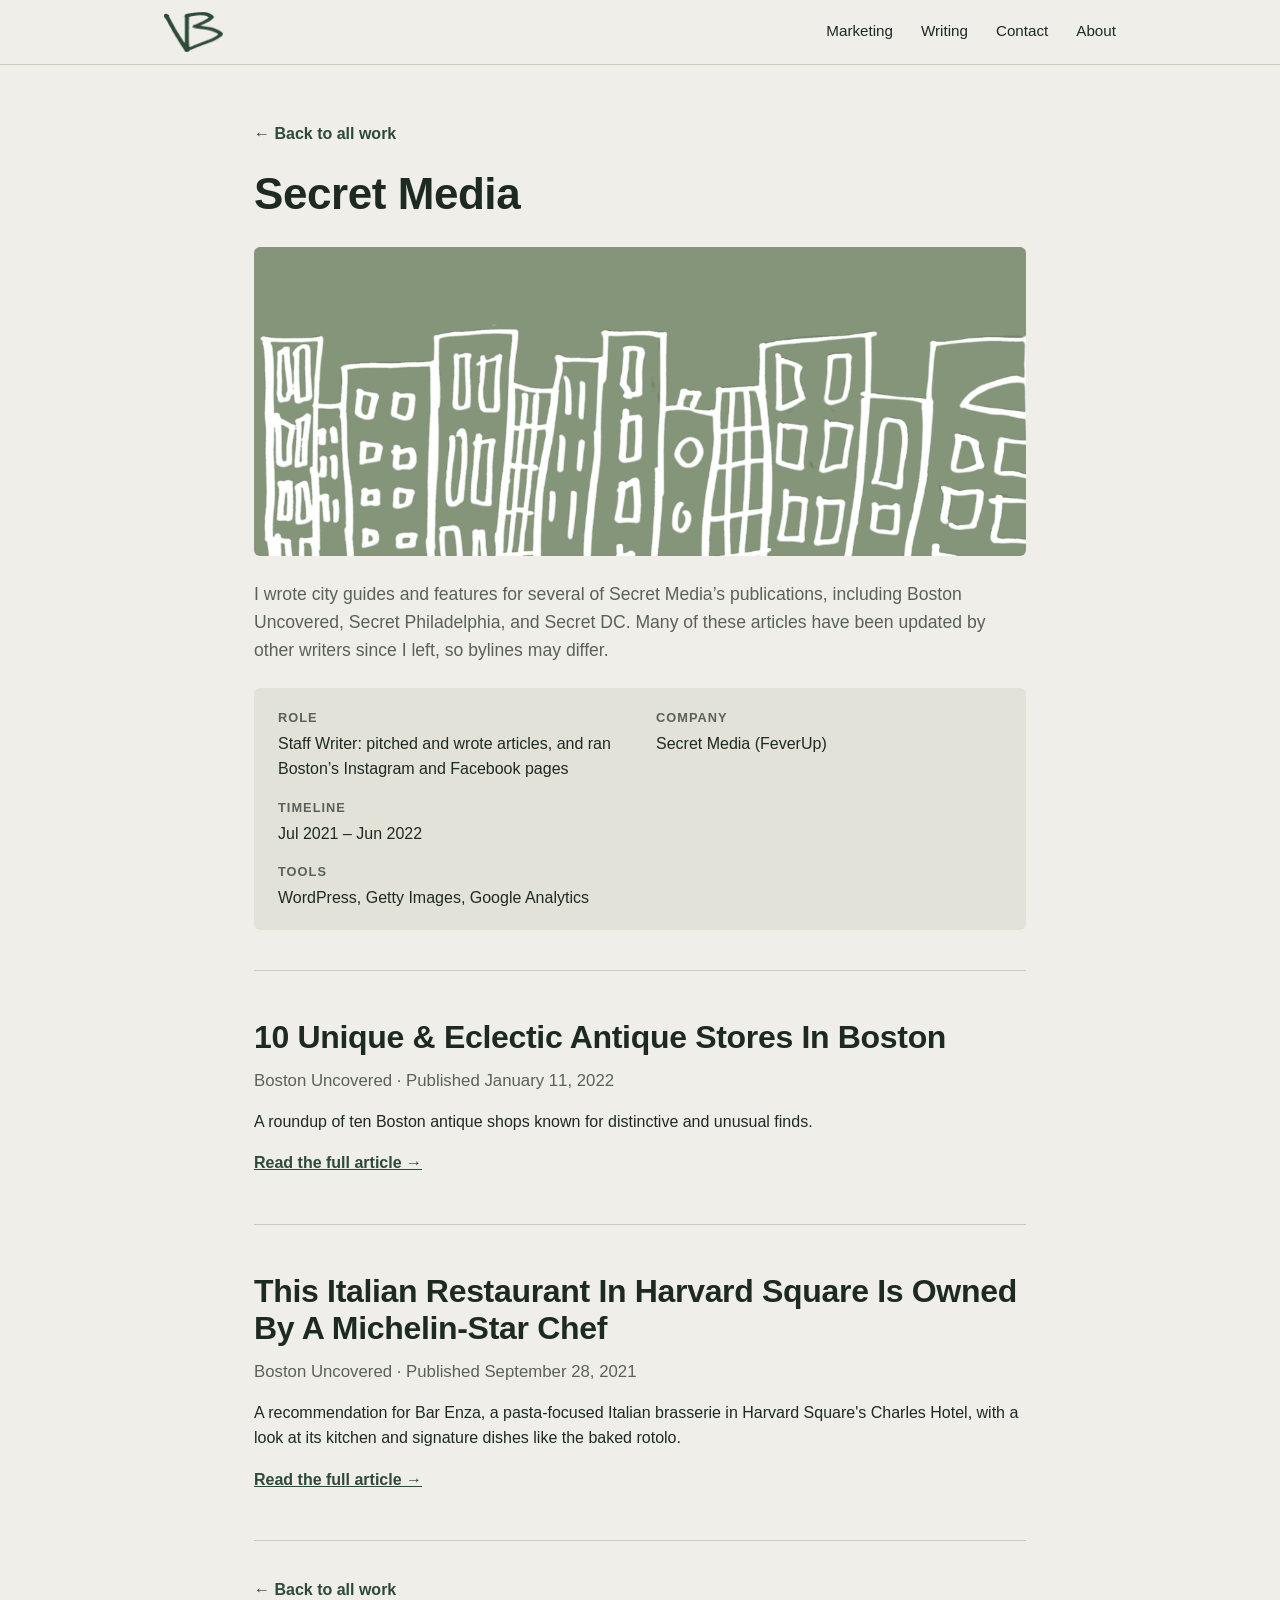
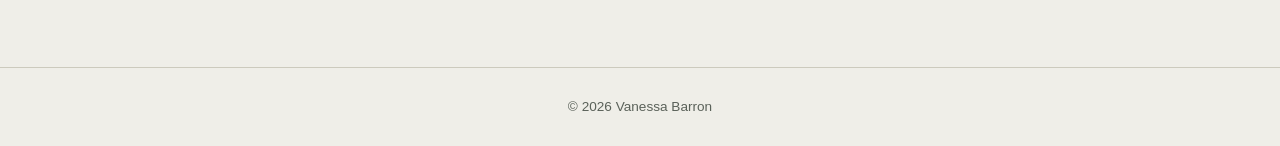
<file: secret-media.html>
<!DOCTYPE html>
<html lang="en">
<head>
<meta charset="utf-8">
<meta name="viewport" content="width=device-width, initial-scale=1">
<title>Secret Media — Vanessa Barron</title>
<meta name="description" content="Selected writing by Vanessa Barron for Secret Media.">
<link rel="canonical" href="https://www.vanessabarron.fyi/secret-media.html">
<meta name="theme-color" content="#efeee8" media="(prefers-color-scheme: light)">
<meta name="theme-color" content="#171c18" media="(prefers-color-scheme: dark)">

<meta property="og:type" content="website">
<meta property="og:site_name" content="Vanessa Barron">
<meta property="og:title" content="Secret Media — Vanessa Barron">
<meta property="og:description" content="Selected writing by Vanessa Barron for Secret Media.">
<meta property="og:url" content="https://www.vanessabarron.fyi/secret-media.html">
<meta property="og:image" content="https://www.vanessabarron.fyi/images/og-image.jpg">
<meta name="twitter:card" content="summary_large_image">

<link rel="icon" href="favicon.ico" sizes="48x48">
<link rel="icon" type="image/png" href="images/favicon-light.png">
<link rel="icon" type="image/png" href="images/favicon-dark.png" media="(prefers-color-scheme: dark)">
<link rel="apple-touch-icon" href="images/apple-touch-icon.png">
<link rel="stylesheet" href="css/styles.css">
</head>
<body>
<a class="skip-link" href="#main">Skip to content</a>

<header class="nav">
  <div class="nav-in">
    <a class="logo" href="/" aria-label="Vanessa Barron, home"></a>
    <nav aria-label="Primary">
      <a href="/#marketing">Marketing</a>
      <a href="/#writing">Writing</a>
      <a href="/#contact">Contact</a>
      <a href="/about.html">About</a>
    </nav>
  </div>
</header>

<main id="main" class="narrow">
  <div class="page-head">
    <a class="crumb" href="/#writing">← Back to all work</a>
    <h1>Secret Media</h1>
  </div>
  <img class="page-hero" src="images/header-secret-media.png" width="1125" height="450" alt="" fetchpriority="high">
  <p class="lede">I wrote city guides and features for several of Secret Media’s publications, including Boston Uncovered, Secret Philadelphia, and Secret DC. Many of these articles have been updated by other writers since I left, so bylines may differ.</p>
  <dl class="facts">
    <div><dt>Role</dt><dd>Staff Writer: pitched and wrote articles, and ran Boston’s Instagram and Facebook pages</dd></div>
    <div><dt>Company</dt><dd>Secret Media (FeverUp)</dd></div>
    <div><dt>Timeline</dt><dd>Jul 2021 – Jun 2022</dd></div>
    <div class="wide"><dt>Tools</dt><dd>WordPress, Getty Images, Google Analytics</dd></div>
  </dl>
    <!-- TODO: add Google Analytics performance numbers from the Secret Media articles (user may have this data), e.g. a results line in the intro or per entry. -->
    <section class="entry" id="article-1">
      <h2>10 Unique &amp; Eclectic Antique Stores In Boston</h2>
      <p class="sub">Boston Uncovered · Published January 11, 2022</p>
      <p>A roundup of ten Boston antique shops known for distinctive and unusual finds.</p>
      <a class="read-link" href="https://bostonuncovered.com/antiques-shop-vintage/" target="_blank" rel="noopener">Read the full article →</a>
    </section>
    <section class="entry" id="article-2">
      <h2>This Italian Restaurant In Harvard Square Is Owned By A Michelin-Star Chef</h2>
      <p class="sub">Boston Uncovered · Published September 28, 2021</p>
      <p>A recommendation for Bar Enza, a pasta-focused Italian brasserie in Harvard Square's Charles Hotel, with a look at its kitchen and signature dishes like the baked rotolo.</p>
      <a class="read-link" href="https://bostonuncovered.com/cambridge-italian-restaurant-michelin-star-enza/" target="_blank" rel="noopener">Read the full article →</a>
    </section>
  <div class="foot-link"><a class="crumb" href="/#writing">← Back to all work</a></div>
</main>
<footer class="site-footer">
  <p>&copy; 2026 Vanessa Barron</p>
</footer>
</body>
</html>
</file>
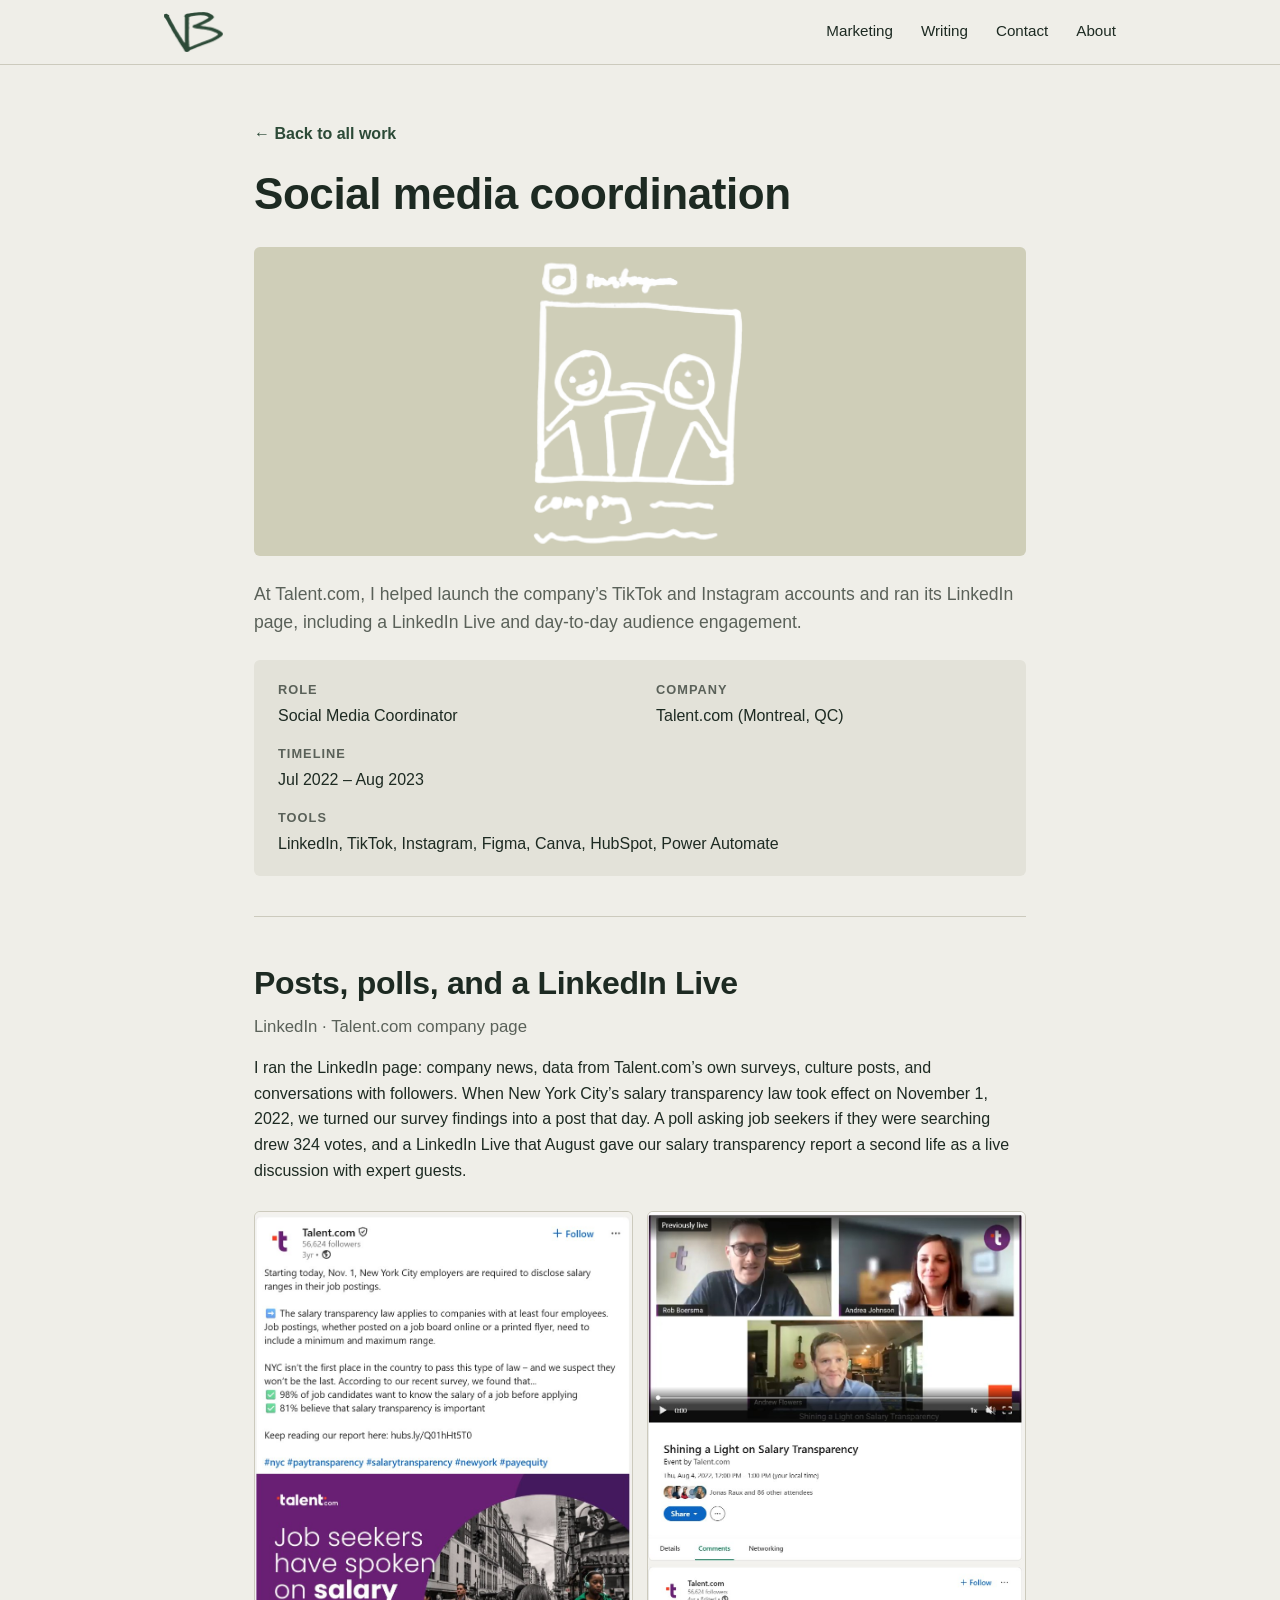
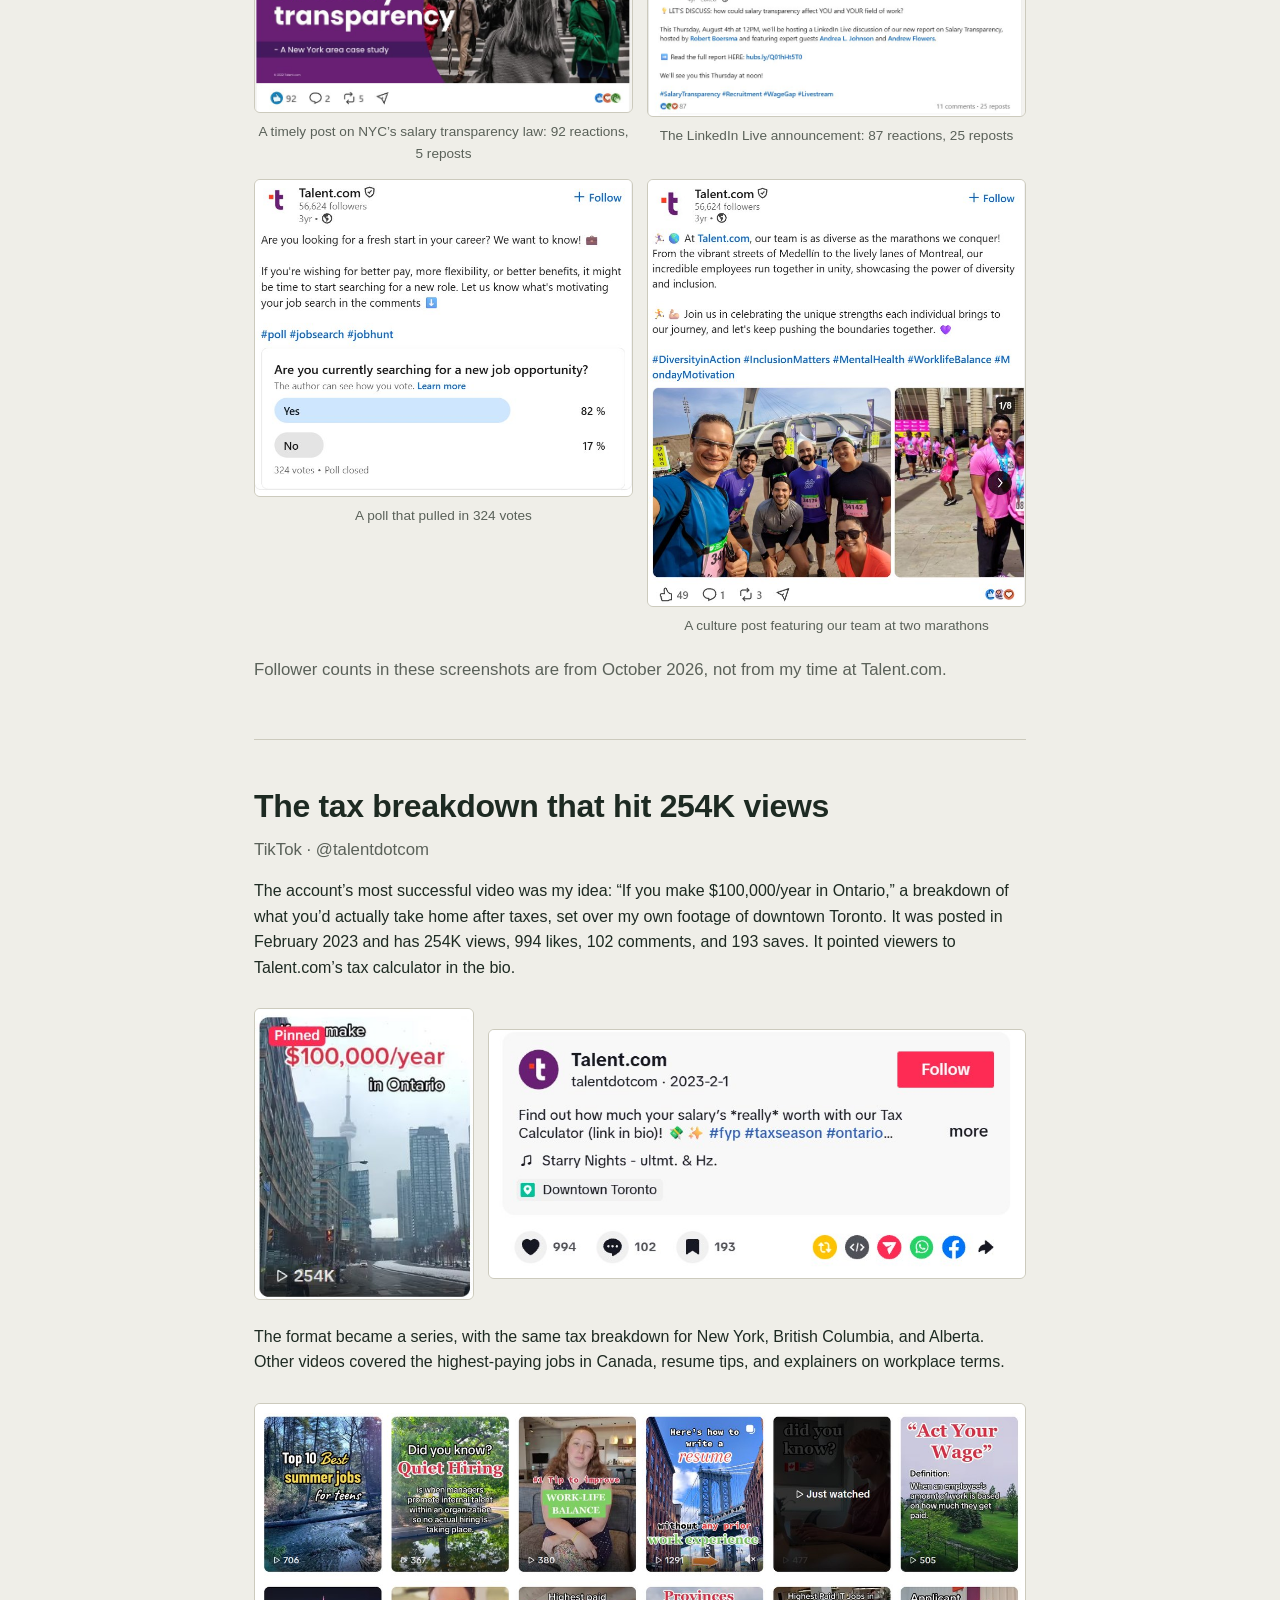
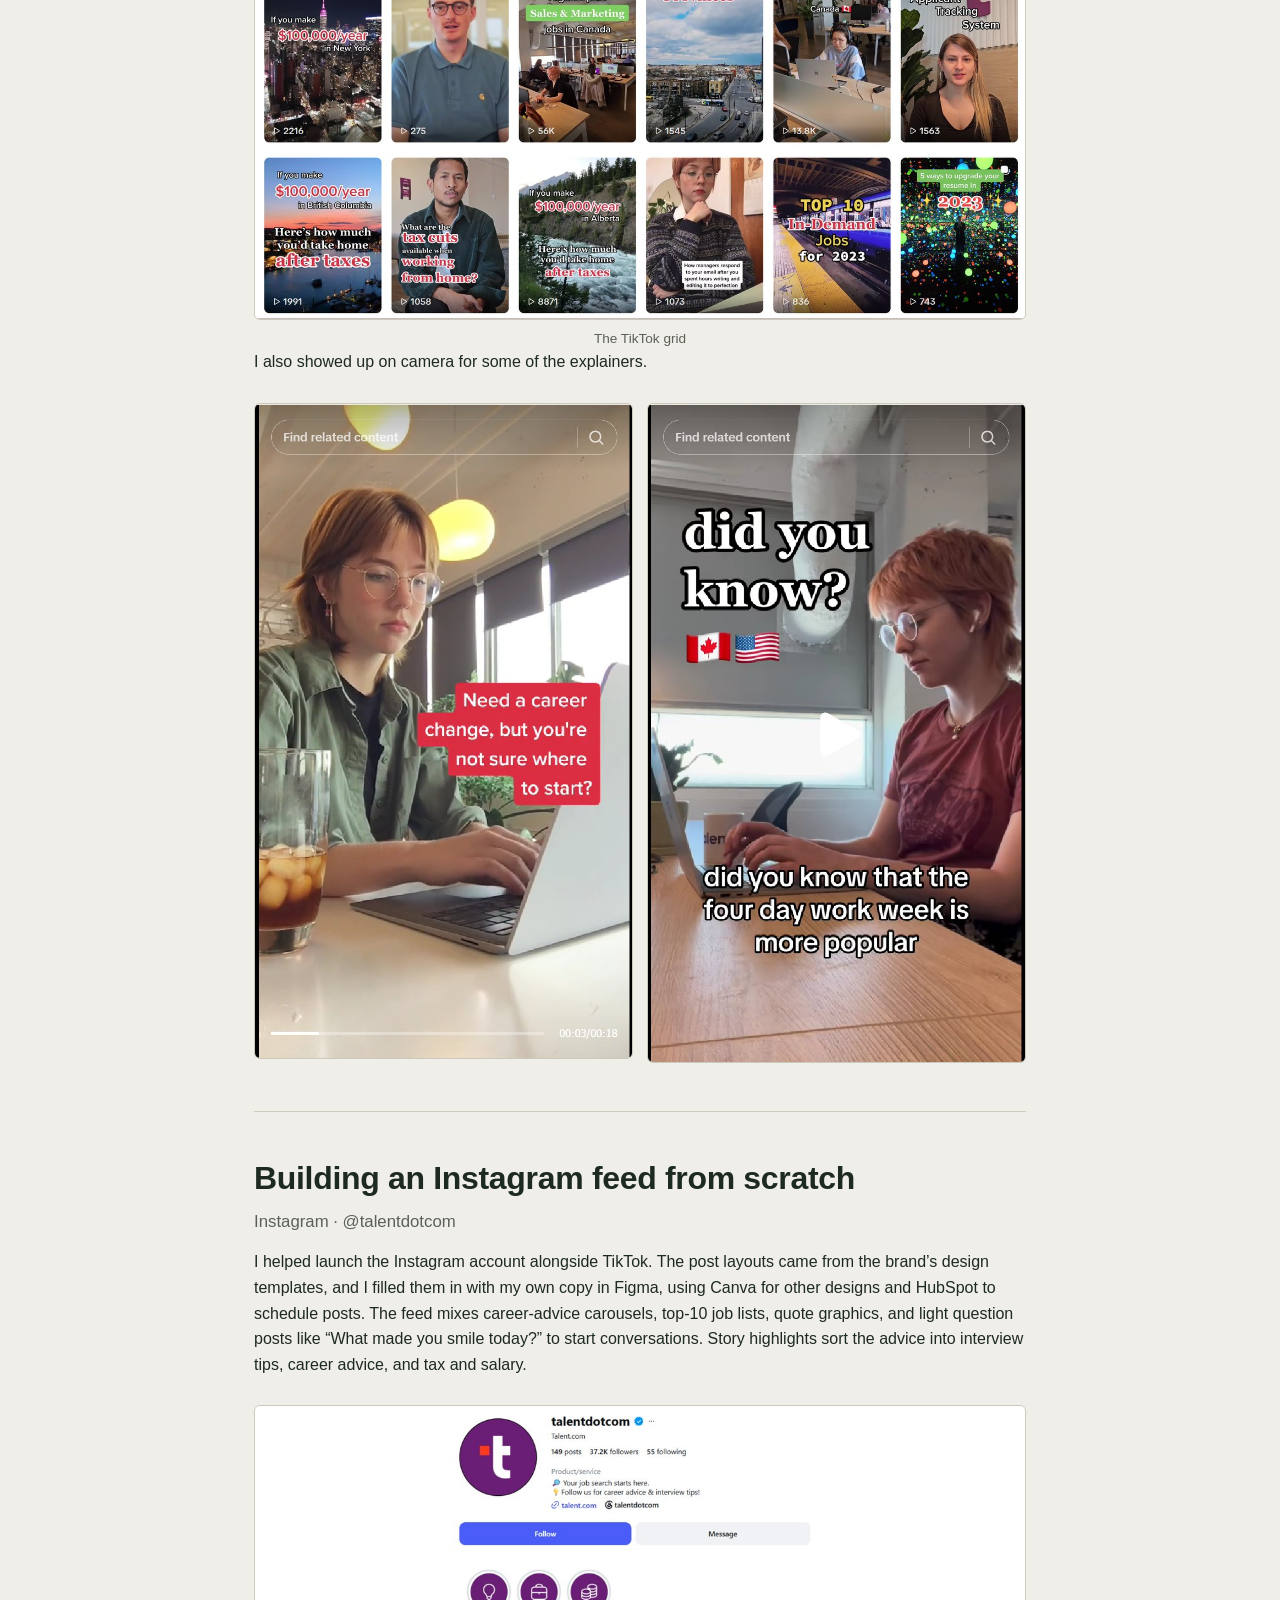
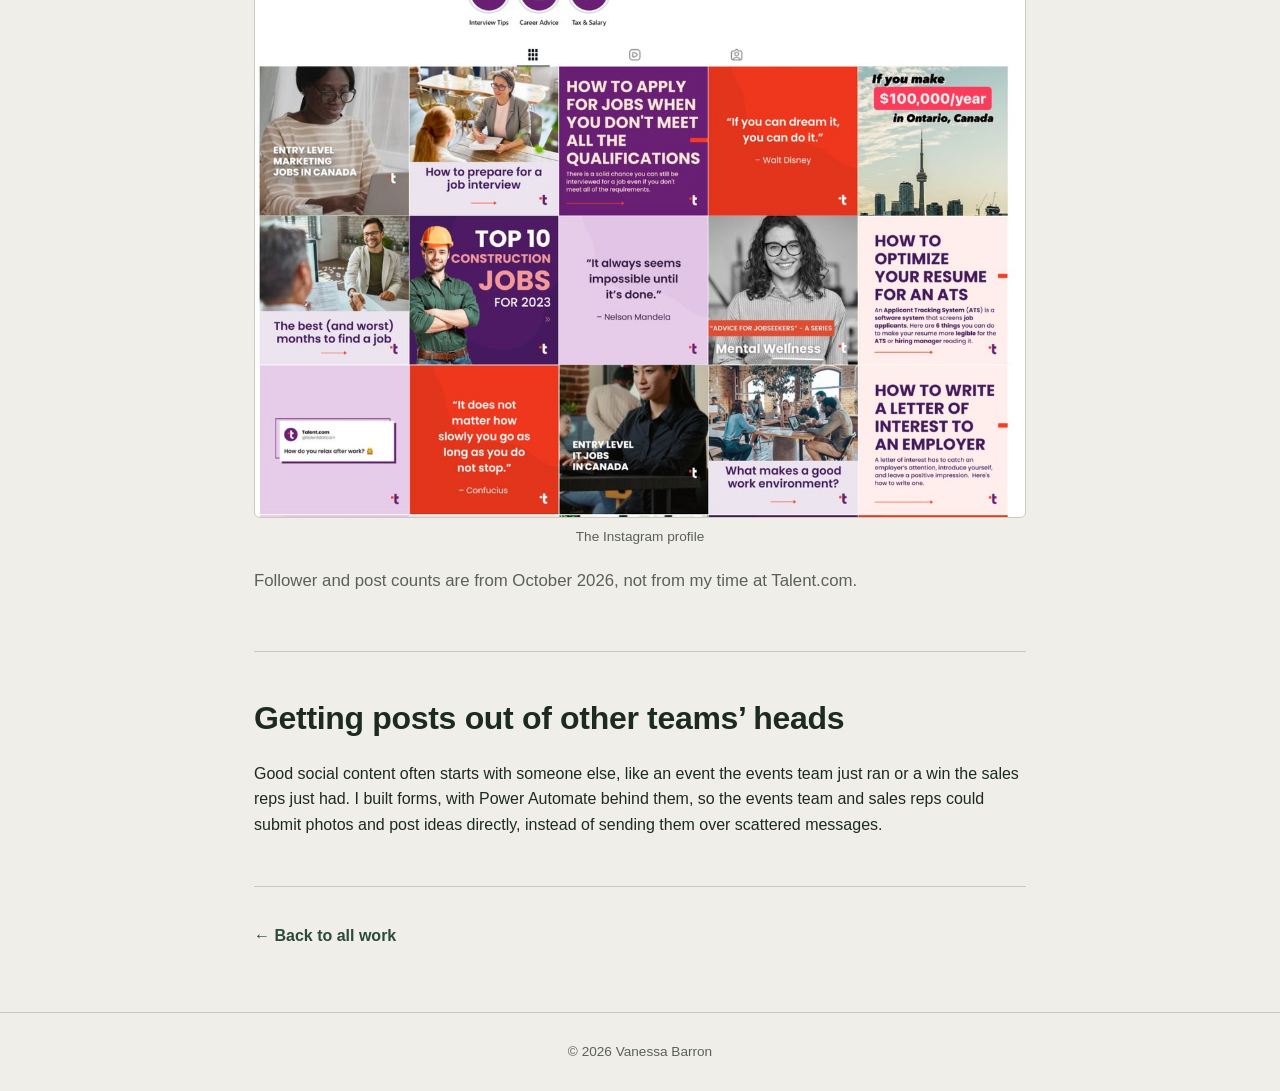
<file: social-media.html>
<!DOCTYPE html>
<html lang="en">
<head>
<meta charset="utf-8">
<meta name="viewport" content="width=device-width, initial-scale=1">
<title>Social media coordination — Vanessa Barron</title>
<meta name="description" content="Social media work by Vanessa Barron at Talent.com: LinkedIn, TikTok, and Instagram.">
<link rel="canonical" href="https://www.vanessabarron.fyi/social-media.html">
<meta name="theme-color" content="#efeee8" media="(prefers-color-scheme: light)">
<meta name="theme-color" content="#171c18" media="(prefers-color-scheme: dark)">

<meta property="og:type" content="website">
<meta property="og:site_name" content="Vanessa Barron">
<meta property="og:title" content="Social media coordination — Vanessa Barron">
<meta property="og:description" content="Social media work by Vanessa Barron at Talent.com: LinkedIn, TikTok, and Instagram.">
<meta property="og:url" content="https://www.vanessabarron.fyi/social-media.html">
<meta property="og:image" content="https://www.vanessabarron.fyi/images/og-image.jpg">
<meta name="twitter:card" content="summary_large_image">

<link rel="icon" href="favicon.ico" sizes="48x48">
<link rel="icon" type="image/png" href="images/favicon-light.png">
<link rel="icon" type="image/png" href="images/favicon-dark.png" media="(prefers-color-scheme: dark)">
<link rel="apple-touch-icon" href="images/apple-touch-icon.png">
<link rel="stylesheet" href="css/styles.css">
</head>
<body>
<a class="skip-link" href="#main">Skip to content</a>

<header class="nav">
  <div class="nav-in">
    <a class="logo" href="/" aria-label="Vanessa Barron, home"></a>
    <nav aria-label="Primary">
      <a href="/#marketing">Marketing</a>
      <a href="/#writing">Writing</a>
      <a href="/#contact">Contact</a>
      <a href="/about.html">About</a>
    </nav>
  </div>
</header>

<main id="main" class="narrow">
  <div class="page-head">
    <a class="crumb" href="/#marketing">← Back to all work</a>
    <h1>Social media coordination</h1>
  </div>
  <img class="page-hero" src="images/header-social-media.png" width="750" height="300" alt="" fetchpriority="high">
  <p class="lede">At Talent.com, I helped launch the company’s TikTok and Instagram accounts and ran its LinkedIn page, including a LinkedIn Live and day-to-day audience engagement.</p>
  <dl class="facts">
    <div><dt>Role</dt><dd>Social Media Coordinator</dd></div>
    <div><dt>Company</dt><dd>Talent.com (Montreal, QC)</dd></div>
    <div><dt>Timeline</dt><dd>Jul 2022 – Aug 2023</dd></div>
    <div class="wide"><dt>Tools</dt><dd>LinkedIn, TikTok, Instagram, Figma, Canva, HubSpot, Power Automate</dd></div>
  </dl>

  <section class="entry" id="linkedin">
    <h2>Posts, polls, and a LinkedIn Live</h2>
    <p class="sub">LinkedIn · Talent.com company page</p>
    <p>I ran the LinkedIn page: company news, data from Talent.com’s own surveys, culture posts, and conversations with followers. When New York City’s salary transparency law took effect on November 1, 2022, we turned our survey findings into a post that day. A poll asking job seekers if they were searching drew 324 votes, and a LinkedIn Live that August gave our salary transparency report a second life as a live discussion with expert guests.</p>
    <div class="shots c2"><figure class="shot"><img src="images/linkedin-salary-post.jpg" width="835" height="1108" alt="LinkedIn post from Talent.com about New York City’s salary transparency law, with survey stats (98% of candidates want to know the salary before applying) and a purple graphic reading “Job seekers have spoken on salary transparency.” It has 92 reactions, 2 comments, and 5 reposts." loading="lazy" decoding="async"><figcaption>A timely post on NYC’s salary transparency law: 92 reactions, 5 reposts</figcaption></figure><figure class="shot"><img src="images/linkedin-live-event.jpg" width="916" height="1225" alt="The LinkedIn Live “Shining a Light on Salary Transparency,” held Thursday, August 4, 2022, with three speakers on screen and 87 attendees listed, plus the Talent.com announcement post below it with 87 reactions, 11 comments, and 25 reposts." loading="lazy" decoding="async"><figcaption>The LinkedIn Live announcement: 87 reactions, 25 reposts</figcaption></figure></div>
    <div class="shots c2"><figure class="shot"><img src="images/linkedin-poll.jpg" width="717" height="601" alt="A LinkedIn poll from Talent.com asking “Are you currently searching for a new job opportunity?” 82% said yes and 17% said no, out of 324 votes." loading="lazy" decoding="async"><figcaption>A poll that pulled in 324 votes</figcaption></figure><figure class="shot"><img src="images/linkedin-culture-post.jpg" width="747" height="844" alt="LinkedIn post with photos of Talent.com employees at marathons in Medellín and Montreal, celebrating diversity and inclusion. It has 49 reactions, 1 comment, and 3 reposts." loading="lazy" decoding="async"><figcaption>A culture post featuring our team at two marathons</figcaption></figure></div>
    <p class="sub" style="margin-top:20px">Follower counts in these screenshots are from October 2026, not from my time at Talent.com.</p>
  </section>

  <section class="entry" id="tiktok">
    <h2>The tax breakdown that hit 254K views</h2>
    <p class="sub">TikTok · @talentdotcom</p>
    <p>The account’s most successful video was my idea: “If you make $100,000/year in Ontario,” a breakdown of what you’d actually take home after taxes, set over my own footage of downtown Toronto. It was posted in February 2023 and has 254K views, 994 likes, 102 comments, and 193 saves. It pointed viewers to Talent.com’s tax calculator in the bio.</p>
    <div class="shots pair"><figure class="shot"><img src="images/tiktok-toronto-thumb.jpg" width="288" height="382" alt="TikTok thumbnail of the pinned video “If you make $100,000/year in Ontario” over a view of the CN Tower, with 254K views" loading="lazy" decoding="async"></figure><figure class="shot"><img src="images/tiktok-toronto-stats.jpg" width="798" height="370" alt="The TikTok’s details: posted February 1, 2023, caption “Find out how much your salary’s really worth with our Tax Calculator (link in bio),” with 994 likes, 102 comments, and 193 saves" loading="lazy" decoding="async"></figure></div>
    <p>The format became a series, with the same tax breakdown for New York, British Columbia, and Alberta. Other videos covered the highest-paying jobs in Canada, resume tips, and explainers on workplace terms.</p>
    <figure class="shot" style="margin-top:28px"><img src="images/tiktok-grid.jpg" width="1400" height="936" alt="Grid of Talent.com TikTok videos with view counts, including tax breakdowns for New York, British Columbia, and Alberta, “Highest paid Sales &amp; Marketing jobs in Canada” at 56K views, and “Highest Paid IT Jobs in Canada” at 13.8K views" loading="lazy" decoding="async"><figcaption>The TikTok grid</figcaption></figure>
    <p>I also showed up on camera for some of the explainers.</p>
    <div class="shots c2"><figure class="shot"><img src="images/tiktok-frame-career-change.jpg" width="745" height="1293" alt="Frame from a Talent.com TikTok: a person typing on a laptop at a desk, with the text “Need a career change, but you’re not sure where to start?”" loading="lazy" decoding="async"></figure><figure class="shot"><img src="images/tiktok-frame-four-day-week.jpg" width="745" height="1300" alt="Frame from a Talent.com TikTok: a person typing on a laptop, with the text “did you know?” and a Canadian and American flag, and a caption about the four-day work week" loading="lazy" decoding="async"></figure></div>
  </section>

  <section class="entry" id="instagram">
    <h2>Building an Instagram feed from scratch</h2>
    <p class="sub">Instagram · @talentdotcom</p>
    <p>I helped launch the Instagram account alongside TikTok. The post layouts came from the brand’s design templates, and I filled them in with my own copy in Figma, using Canva for other designs and HubSpot to schedule posts. The feed mixes career-advice carousels, top-10 job lists, quote graphics, and light question posts like “What made you smile today?” to start conversations. Story highlights sort the advice into interview tips, career advice, and tax and salary.</p>
    <figure class="shot" style="margin-top:28px"><img src="images/instagram-profile.jpg" width="1200" height="1108" alt="Talent.com’s Instagram profile with 149 posts and story highlights for Interview Tips, Career Advice, and Tax &amp; Salary, above a grid of purple, red, and lavender branded posts: how to apply for jobs when you don’t meet all the qualifications, top 10 construction jobs, how to optimize your resume for an ATS, and more" loading="lazy" decoding="async"><figcaption>The Instagram profile</figcaption></figure>
    <p class="sub" style="margin-top:20px">Follower and post counts are from October 2026, not from my time at Talent.com.</p>
  </section>

  <section class="entry" id="content-requests">
    <h2>Getting posts out of other teams’ heads</h2>
    <p>Good social content often starts with someone else, like an event the events team just ran or a win the sales reps just had. I built forms, with Power Automate behind them, so the events team and sales reps could submit photos and post ideas directly, instead of sending them over scattered messages.</p>
    <!-- TODO: confirm details of the forms and Power Automate setup (which Microsoft tools, what happened to submissions) -->
  </section>

  <div class="foot-link"><a class="crumb" href="/#marketing">← Back to all work</a></div>
</main>
<footer class="site-footer">
  <p>&copy; 2026 Vanessa Barron</p>
</footer>
</body>
</html>
</file>
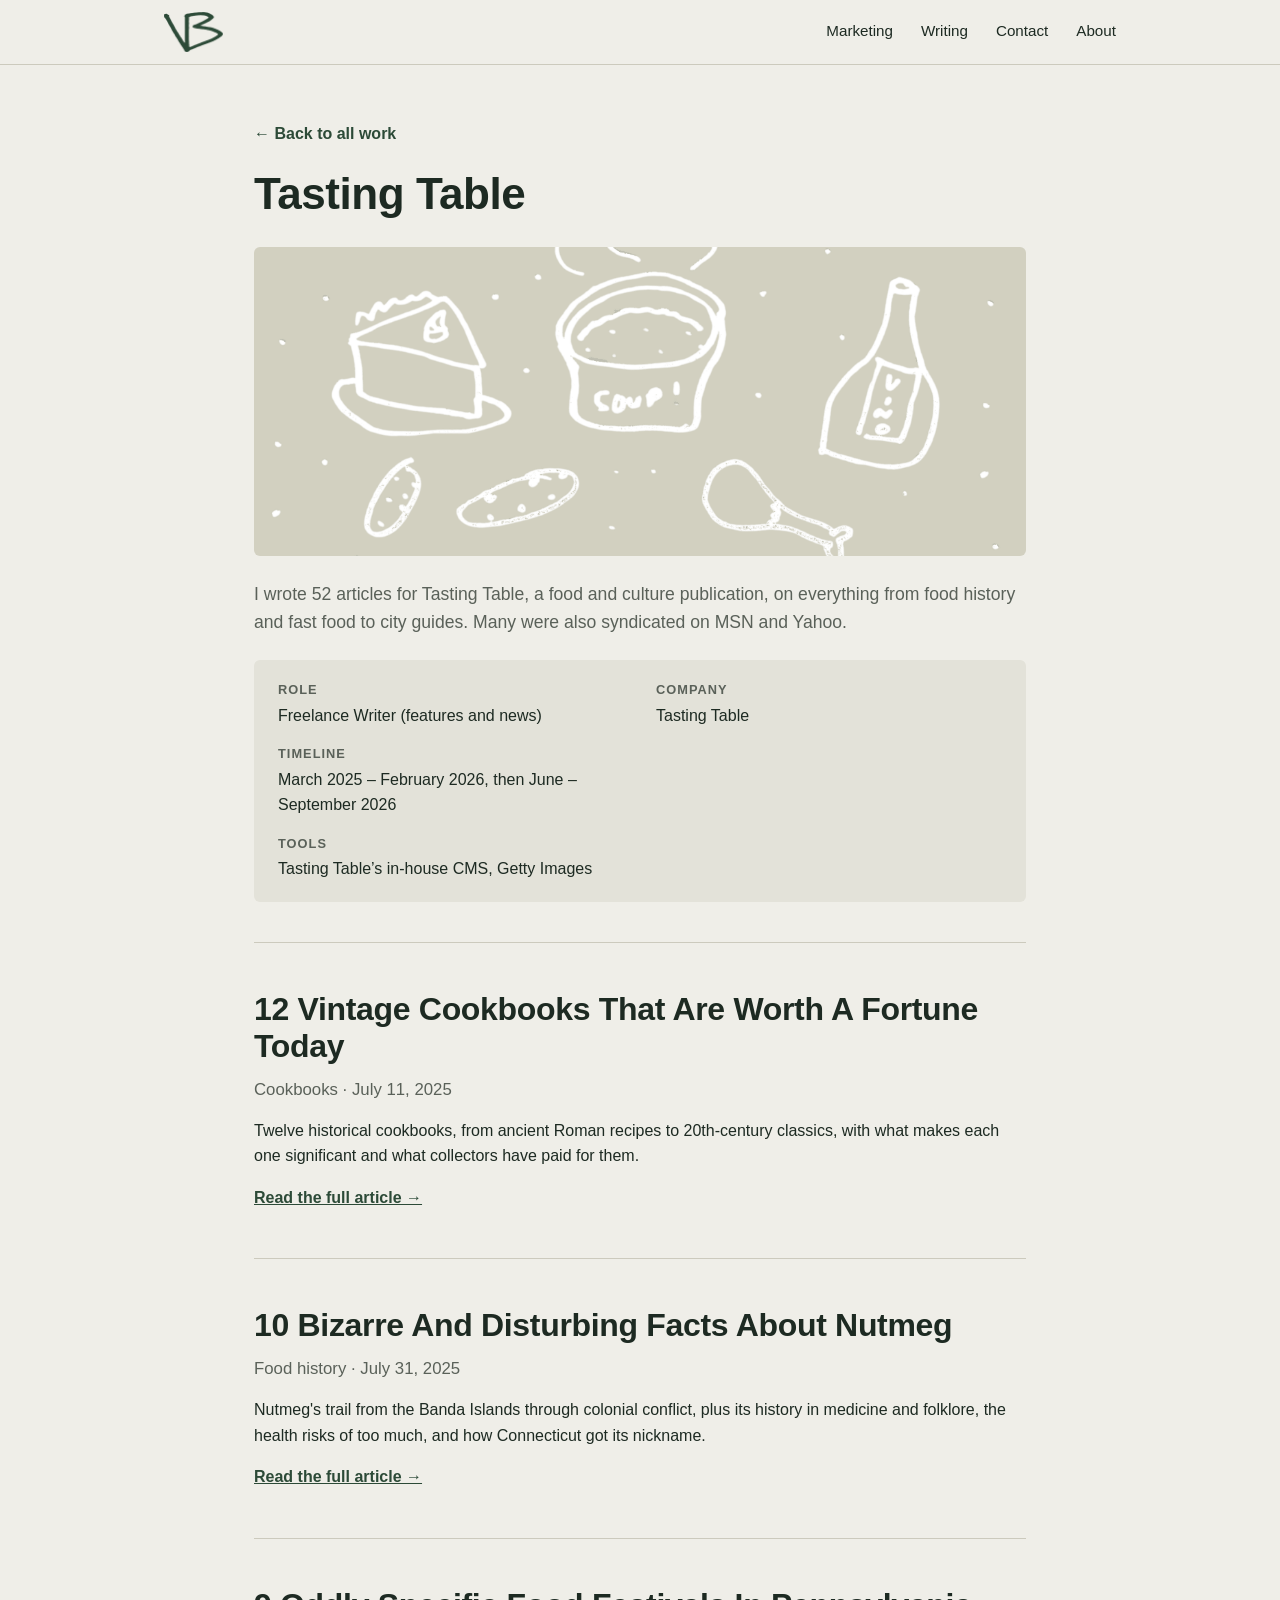
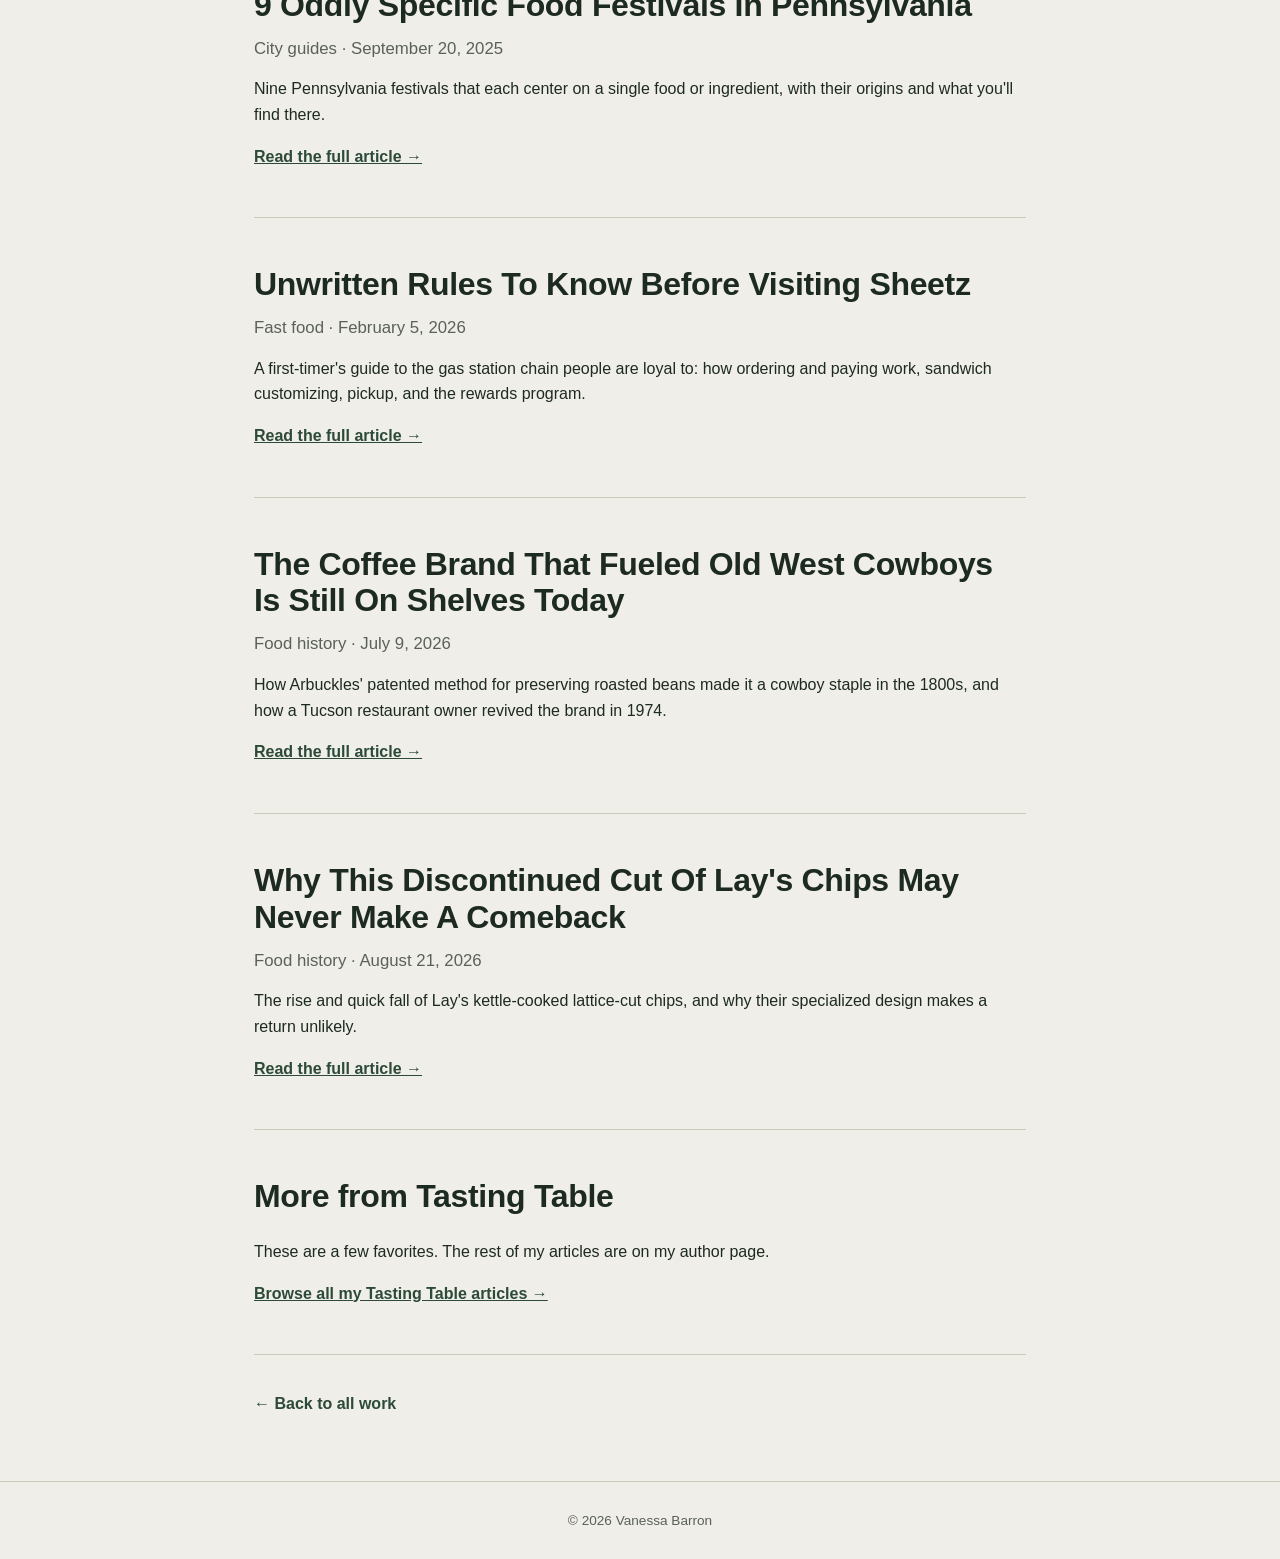
<file: tasting-table.html>
<!DOCTYPE html>
<html lang="en">
<head>
<meta charset="utf-8">
<meta name="viewport" content="width=device-width, initial-scale=1">
<title>Tasting Table — Vanessa Barron</title>
<meta name="description" content="Selected writing by Vanessa Barron for Tasting Table.">
<link rel="canonical" href="https://www.vanessabarron.fyi/tasting-table.html">
<meta name="theme-color" content="#efeee8" media="(prefers-color-scheme: light)">
<meta name="theme-color" content="#171c18" media="(prefers-color-scheme: dark)">

<meta property="og:type" content="website">
<meta property="og:site_name" content="Vanessa Barron">
<meta property="og:title" content="Tasting Table — Vanessa Barron">
<meta property="og:description" content="Selected writing by Vanessa Barron for Tasting Table.">
<meta property="og:url" content="https://www.vanessabarron.fyi/tasting-table.html">
<meta property="og:image" content="https://www.vanessabarron.fyi/images/og-image.jpg">
<meta name="twitter:card" content="summary_large_image">

<link rel="icon" href="favicon.ico" sizes="48x48">
<link rel="icon" type="image/png" href="images/favicon-light.png">
<link rel="icon" type="image/png" href="images/favicon-dark.png" media="(prefers-color-scheme: dark)">
<link rel="apple-touch-icon" href="images/apple-touch-icon.png">
<link rel="stylesheet" href="css/styles.css">
</head>
<body>
<a class="skip-link" href="#main">Skip to content</a>

<header class="nav">
  <div class="nav-in">
    <a class="logo" href="/" aria-label="Vanessa Barron, home"></a>
    <nav aria-label="Primary">
      <a href="/#marketing">Marketing</a>
      <a href="/#writing">Writing</a>
      <a href="/#contact">Contact</a>
      <a href="/about.html">About</a>
    </nav>
  </div>
</header>

<main id="main" class="narrow">
  <div class="page-head">
    <a class="crumb" href="/#writing">← Back to all work</a>
    <h1>Tasting Table</h1>
  </div>
  <img class="page-hero" src="images/header-tasting-table.png" width="1125" height="450" alt="" fetchpriority="high">
  <p class="lede">I wrote 52 articles for Tasting Table, a food and culture publication, on everything from food history and fast food to city guides. Many were also syndicated on MSN and Yahoo.</p>
  <dl class="facts">
    <div><dt>Role</dt><dd>Freelance Writer (features and news)</dd></div>
    <div><dt>Company</dt><dd>Tasting Table</dd></div>
    <div><dt>Timeline</dt><dd>March 2025 – February 2026, then June – September 2026</dd></div>
    <div class="wide"><dt>Tools</dt><dd>Tasting Table’s in-house CMS, Getty Images</dd></div>
  </dl>
    <section class="entry" id="article-1">
      <h2>12 Vintage Cookbooks That Are Worth A Fortune Today</h2>
      <p class="sub">Cookbooks · July 11, 2025</p>
      <p>Twelve historical cookbooks, from ancient Roman recipes to 20th-century classics, with what makes each one significant and what collectors have paid for them.</p>
      <a class="read-link" href="https://www.tastingtable.com/1906323/vintage-cookbooks-worth-money/" target="_blank" rel="noopener">Read the full article →</a>
    </section>
    <section class="entry" id="article-2">
      <h2>10 Bizarre And Disturbing Facts About Nutmeg</h2>
      <p class="sub">Food history · July 31, 2025</p>
      <p>Nutmeg's trail from the Banda Islands through colonial conflict, plus its history in medicine and folklore, the health risks of too much, and how Connecticut got its nickname.</p>
      <a class="read-link" href="https://www.tastingtable.com/1923764/facts-about-nutmeg/" target="_blank" rel="noopener">Read the full article →</a>
    </section>
    <section class="entry" id="article-3">
      <h2>9 Oddly Specific Food Festivals In Pennsylvania</h2>
      <p class="sub">City guides · September 20, 2025</p>
      <p>Nine Pennsylvania festivals that each center on a single food or ingredient, with their origins and what you'll find there.</p>
      <a class="read-link" href="https://www.tastingtable.com/1970208/food-festivals-pennsylvania-local/" target="_blank" rel="noopener">Read the full article →</a>
    </section>
    <section class="entry" id="article-4">
      <h2>Unwritten Rules To Know Before Visiting Sheetz</h2>
      <p class="sub">Fast food · February 5, 2026</p>
      <p>A first-timer's guide to the gas station chain people are loyal to: how ordering and paying work, sandwich customizing, pickup, and the rewards program.</p>
      <a class="read-link" href="https://www.tastingtable.com/2089022/unwritten-rules-to-know-before-visiting-sheetz/" target="_blank" rel="noopener">Read the full article →</a>
    </section>
    <section class="entry" id="article-5">
      <h2>The Coffee Brand That Fueled Old West Cowboys Is Still On Shelves Today</h2>
      <p class="sub">Food history · July 9, 2026</p>
      <p>How Arbuckles' patented method for preserving roasted beans made it a cowboy staple in the 1800s, and how a Tucson restaurant owner revived the brand in 1974.</p>
      <a class="read-link" href="https://www.tastingtable.com/2207818/old-west-cowboy-coffee-brand-buy-today-arbuckles/" target="_blank" rel="noopener">Read the full article →</a>
    </section>
    <section class="entry" id="article-6">
      <h2>Why This Discontinued Cut Of Lay's Chips May Never Make A Comeback</h2>
      <p class="sub">Food history · August 21, 2026</p>
      <p>The rise and quick fall of Lay's kettle-cooked lattice-cut chips, and why their specialized design makes a return unlikely.</p>
      <a class="read-link" href="https://www.tastingtable.com/2237539/lays-discontinued-lattice-cut-potato-chips-never-comeback/" target="_blank" rel="noopener">Read the full article →</a>
    </section>
    <section class="entry" id="all-articles">
      <h2>More from Tasting Table</h2>
      <p>These are a few favorites. The rest of my articles are on my author page.</p>
      <a class="read-link" href="https://www.tastingtable.com/author/vanessabarron/" target="_blank" rel="noopener">Browse all my Tasting Table articles →</a>
    </section>
  <div class="foot-link"><a class="crumb" href="/#writing">← Back to all work</a></div>
</main>
<footer class="site-footer">
  <p>&copy; 2026 Vanessa Barron</p>
</footer>
</body>
</html>
</file>
<file: css/styles.css>
/* ==========================================================================
   Vanessa Barron: portfolio styles
   Shared by index.html and email-sms-campaigns.html
   Sections: 1 colors, 2 base, 3 top bar, 4 home page, 5 project pages, 6 small screens
   ========================================================================== */

/* 1. Colors ------------------------------------------------------------- */
:root {
  --bg: #efeee8;       /* page background */
  --band: #e3e2d9;     /* alternating section background, skill pills */
  --ink: #1d2a22;      /* main text */
  --muted: #5a6159;    /* secondary text */
  --line: #cccabd;     /* borders and dividers */
  --accent: #2c4a37;   /* dark green accent */
  --photo: #c8c6b8;    /* color behind photos while they load */
  --cta: #2c4a37;      /* dark green behind the Resume button (same as --accent) */
  --cta-ink: #ffffff;  /* Resume button text */
}
@media (prefers-color-scheme: dark) {
  :root {
    --bg: #171c18;
    --band: #1f261f;
    --ink: #efeee8;
    --muted: #a8aca2;
    --line: #3a443a;
    --accent: #9cc4a4;
    --photo: #3a463b;
    --cta: #263a2b;
    --cta-ink: #9cc4a4;
  }
}

/* 2. Base --------------------------------------------------------------- */
*, *::before, *::after { box-sizing: border-box; }
html { scroll-behavior: smooth; scroll-padding-top: 72px; }
@media (prefers-reduced-motion: reduce) { html { scroll-behavior: auto; } }
body {
  margin: 0;
  background: var(--bg);
  color: var(--ink);
  font-family: Arial, Helvetica, sans-serif;
  line-height: 1.6;
}
img { max-width: 100%; height: auto; }
h1, h2, h3 { margin: 0; font-weight: 700; letter-spacing: -0.01em; line-height: 1.15; }
a { color: var(--accent); }
:focus-visible { outline: 3px solid var(--accent); outline-offset: 3px; }

.skip-link { position: absolute; left: -999px; top: 0; }
.skip-link:focus { left: 16px; top: 16px; z-index: 20; padding: 8px 12px; background: var(--bg); }

.wrap { max-width: 1000px; margin: 0 auto; }
.narrow { max-width: 820px; margin: 0 auto; padding: 0 24px; }
.section { padding: 56px 24px; }
.band { background: var(--band); }
.section-title { margin-bottom: 40px; text-align: center; font-size: 2.75rem; }

.site-footer { padding: 28px 24px; text-align: center; color: var(--muted); font-size: 0.85rem; border-top: 1px solid var(--line); }
.site-footer p { margin: 0; }

/* 3. Top bar ------------------------------------------------------------ */
.nav { position: sticky; top: 0; z-index: 10; background: var(--bg); border-bottom: 1px solid var(--line); }
.nav-in { max-width: 1000px; margin: 0 auto; padding: 12px 24px; display: flex; align-items: center; justify-content: space-between; }
/* The VB logo is a shape (images/logo-mask.png) filled with the accent color, so it adapts to dark mode. */
.logo {
  display: block; width: 59px; height: 40px;
  background: var(--accent);
  -webkit-mask: url("../images/logo-mask.png") center / contain no-repeat;
          mask: url("../images/logo-mask.png") center / contain no-repeat;
}
.nav nav { display: flex; align-items: center; gap: 28px; }
.nav nav a { padding: 6px 0; color: var(--ink); font-size: 0.95rem; font-weight: 500; text-decoration: none; border-bottom: 2px solid transparent; }
.nav nav a:hover { border-bottom-color: var(--accent); }

/* 4. Home page ---------------------------------------------------------- */
/* Hero: photo fills the box, text sits in the sky. */
.hero { position: relative; aspect-ratio: 3 / 2; overflow: hidden; border-radius: 4px; background: var(--photo); }
.hero > img { position: absolute; inset: 0; width: 100%; height: 100%; object-fit: cover; display: block; }
.hero-text { position: absolute; top: 0; right: 0; width: 46%; padding: 30px 36px 0 0; text-align: right; color: #1d2a22; }
.hero h1 { margin-bottom: 10px; font-size: clamp(1.5rem, 2.6vw, 2rem); }
.hero p { margin: 0 0 0 auto; font-size: clamp(0.78rem, 1.2vw, 0.9rem); line-height: 1.5; }
.hero p + p { margin-top: 10px; }
.hero-text a { color: inherit; font-weight: 700; text-decoration: underline; text-underline-offset: 3px; }

/* Project groups and cards */
.group { margin-bottom: 44px; }
#marketing { margin-bottom: 72px; }
.group:last-child { margin-bottom: 0; }
.group-title { margin-bottom: 18px; padding-bottom: 8px; font-size: 1.6rem; border-bottom: 2px solid var(--line); }
#marketing .group-title, #writing .group-title { font-size: 2.1rem; }
.grid { display: grid; grid-template-columns: repeat(3, 1fr); gap: 52px 32px; }

.card {
  position: relative; display: flex; flex-direction: column; overflow: hidden;
  background: var(--bg); border: 1px solid color-mix(in srgb, var(--line) 55%, transparent); border-radius: 8px;
  transition: box-shadow 0.2s, transform 0.2s;
}
.card:hover { box-shadow: 0 10px 28px rgba(29, 42, 34, 0.14); transform: translateY(-3px); }
.card .thumb { position: relative; overflow: hidden; aspect-ratio: 5 / 2; }
.card .thumb img { position: absolute; inset: 0; width: 100%; height: 100%; object-fit: cover; display: block; }
.card h3 { margin: 0 0 8px; padding: 26px 24px 0; font-size: 1.3rem; line-height: 1.25; }
.card p { margin: 0; padding: 0 24px; color: var(--muted); font-size: 0.95rem; line-height: 1.5; }
.card .more { margin-top: auto; padding: 22px 24px 26px; font-size: 0.95rem; font-weight: 700; text-decoration: none; }
.card .more::after { content: ""; position: absolute; inset: 0; }  /* makes the whole card clickable */
.card .more:focus-visible { outline-offset: -3px; }
.card .soon { margin-top: auto; padding: 22px 24px 26px; color: var(--muted); font-size: 0.9rem; }

/* Resume section */
.resume .row { position: relative; display: grid; grid-template-columns: 200px 1fr; gap: 6px 32px; padding: 20px 0; }
.resume .when { display: flex; flex-direction: column; justify-content: space-between; align-items: flex-start; padding-top: 4px; color: var(--muted); font-size: 0.9rem; }
.resume .role { margin: 0; font-size: 1.15rem; }
.resume .org { margin: 2px 0 10px; color: var(--muted); font-size: 0.95rem; }
.resume ul { margin: 0; padding-left: 18px; }
.resume li { margin-bottom: 6px; }
.resume .inline-list { display: flex; flex-wrap: wrap; margin: 0; padding: 0; list-style: none; line-height: 1.8; }
.resume .inline-list li { margin: 0; }
.resume .inline-list li:not(:last-child)::after { content: "·"; margin: 0 10px; color: var(--muted); }
.resume .row:has(.inline-list) { padding: 14px 0; }
.resume .row:has(.inline-list) .when { padding-top: 2px; }
.resume .chip-label { margin: 22px 0 0; font-size: 0.8rem; font-weight: 700; letter-spacing: 0.08em; text-transform: uppercase; color: var(--muted); }
.resume .chip-label + .chips { padding-top: 10px; }
.resume .chips { display: flex; flex-wrap: wrap; gap: 10px; padding: 18px 0 0; list-style: none; }
.resume .chips li { margin: 0; padding: 8px 16px; font-size: 0.95rem; background: var(--band); border: 1px solid var(--line); border-radius: 999px; }
.resume-cta { display: block; margin-top: 18px; padding: 26px 24px; font-size: 1.4rem; font-weight: 700; text-align: center; text-decoration: none; color: var(--cta-ink); background: var(--cta); border: 1px solid var(--line); border-radius: 6px; }
.resume-cta:hover { border-color: var(--accent); }

/* Contact */
.contact { display: grid; grid-template-columns: repeat(3, 1fr); gap: 24px; text-align: center; }
.contact .icon { display: grid; place-items: center; width: 76px; height: 76px; margin: 0 auto 12px; color: var(--accent); background: var(--bg); border-radius: 50%; }
.ico { display: block; background: var(--accent); -webkit-mask-position: center; mask-position: center; -webkit-mask-size: contain; mask-size: contain; -webkit-mask-repeat: no-repeat; mask-repeat: no-repeat; }
.ico-phone { -webkit-mask-image: url("../images/icon-phone.png"); mask-image: url("../images/icon-phone.png"); }
.ico-email { -webkit-mask-image: url("../images/icon-email.png"); mask-image: url("../images/icon-email.png"); }
.ico-linkedin { -webkit-mask-image: url("../images/icon-linkedin.png"); mask-image: url("../images/icon-linkedin.png"); }
.ico-work { -webkit-mask-image: url("../images/icon-work.png"); mask-image: url("../images/icon-work.png"); }
.ico-education { -webkit-mask-image: url("../images/icon-education.png"); mask-image: url("../images/icon-education.png"); }
.contact .ico { width: 48px; height: 48px; }
.resume .row-ico-right { position: absolute; right: 0; bottom: 22px; }
.resume .row-ico { width: 88px; height: 88px; margin-bottom: 2px; }
.resume li { position: relative; }
.resume .row-ico-left { position: absolute; left: -250px; top: 50%; transform: translateY(-50%); margin: 0; }
.contact p { margin: 0; color: var(--muted); font-size: 1.05rem; }
.contact b { display: block; color: var(--ink); }
.contact a { font-weight: 700; }

/* 5. Project pages ------------------------------------------------------ */
.crumb { display: inline-block; margin-bottom: 22px; font-weight: 700; text-decoration: none; }
.crumb:hover { text-decoration: underline; text-underline-offset: 4px; }
.page-head { padding: 56px 0 28px; }
.page-head h1 { font-size: 2.75rem; }
.lede { margin: 24px 0 40px; color: var(--muted); font-size: 1.1rem; }
/* Project facts box (role, company, timeline, tools) */
.facts { display: grid; grid-template-columns: 1.6fr 1fr 1fr; gap: 16px 32px; margin: 0 0 8px; padding: 20px 24px; background: var(--band); border-radius: 6px; }
.facts div { min-width: 0; }
.facts .wide { grid-column: 1 / -1; }
.facts dt { color: var(--muted); font-size: 0.8rem; font-weight: 700; letter-spacing: 0.08em; text-transform: uppercase; }
.facts dd { margin: 2px 0 0; }
.page-hero { display: block; width: 100%; height: auto; border-radius: 6px; }

.entry { padding: 48px 0; border-top: 1px solid var(--line); }
.entry h2 { margin-bottom: 24px; font-size: 2rem; }
.entry h3 { margin: 30px 0 6px; font-size: 1.2rem; }
.entry p { margin: 0; }
.entry p + p { margin-top: 14px; }
.entry .sub { margin: -12px 0 8px; color: var(--muted); font-size: 1.05rem; }
.entry ul { margin: 12px 0 0; padding-left: 20px; }
.entry li { margin-bottom: 8px; }
.entry p + ul, .entry ul + p { margin-top: 16px; }

/* Screenshot rows: .c3 = three across, .c2 = two across */
.shots { display: grid; gap: 14px; margin: 28px 0 0; }
.shots + .shots { margin-top: 14px; }
.shots.c3 { grid-template-columns: repeat(3, 1fr); }
.shots.c2 { grid-template-columns: repeat(2, 1fr); }
.shots.c1 { grid-template-columns: 1fr; }
.shot { margin: 0; }
.shot img { display: block; width: 100%; height: auto; border: 1px solid var(--line); border-radius: 6px; }
/* Dashed box that stands in for a picture until you add one */
.shot .placeholder { display: grid; place-items: center; aspect-ratio: 16 / 9; padding: 12px; color: var(--muted); font-size: 0.9rem; text-align: center; background: var(--band); border: 1px dashed var(--line); border-radius: 6px; }
/* Project facts (role, company, timeline, tools) */
.facts { display: grid; grid-template-columns: 1fr 1fr; gap: 16px 32px; margin: 0 0 40px; }
.lede + .facts { margin-top: -16px; }
.facts .wide { grid-column: 1 / -1; }
.facts dt { color: var(--muted); font-size: 0.8rem; font-weight: 700; letter-spacing: 0.08em; text-transform: uppercase; }
.facts dd { margin: 2px 0 0; }
.read-link { display: inline-block; margin-top: 16px; font-weight: 700; }
.shot figcaption { margin-top: 8px; color: var(--muted); font-size: 0.85rem; text-align: center; }
.foot-link { padding: 36px 0 64px; border-top: 1px solid var(--line); }
.foot-link .crumb { margin: 0; }

/* 6. Small screens ------------------------------------------------------ */
@media (max-width: 900px) {
  .hero { display: flex; flex-direction: column; aspect-ratio: auto; }
  .hero > img { position: static; height: auto; aspect-ratio: 3 / 2; }
  .hero-text { position: static; width: auto; padding: 28px 24px; text-align: center; color: var(--ink); }
  .hero h1 { font-size: 2.1rem; }
  .hero p { margin: 0 auto; max-width: 56ch; font-size: 1rem; }
}
@media (max-width: 760px) {
  .nav-in { padding: 10px 16px; }
  .nav nav { gap: 18px; }
  .section-title { font-size: 2.2rem; }
  .grid, .contact, .shots.c3, .shots.c2, .facts { grid-template-columns: 1fr; }
  .resume .row { grid-template-columns: 1fr; }
  .resume .row-ico { display: none; }
  .page-head { padding: 36px 0 28px; }
  .page-head h1 { font-size: 2.1rem; }
  .entry { padding: 36px 0; }
  .facts { grid-template-columns: 1fr; }
  .entry h2 { font-size: 1.6rem; }
}
.shot.map { max-width: 620px; margin: 28px auto 0; }
.shot.map + p { margin-top: 24px; }
.diagram { width: min(100%, 440px); aspect-ratio: 1; margin: 0 auto; background: var(--ink); -webkit-mask: url("../images/diagram-cob-stages.png") center / contain no-repeat; mask: url("../images/diagram-cob-stages.png") center / contain no-repeat; }
.shots + p { margin-top: 24px; }

/* Light/dark screenshot toggle (no JavaScript): radios + sibling selectors */
.theme-demo { position: relative; margin-top: 24px; }
.theme-demo input { position: absolute; opacity: 0; width: 1px; height: 1px; pointer-events: none; }
.theme-demo .seg { display: inline-flex; border: 1px solid var(--line); border-radius: 999px; padding: 3px; background: var(--band); }
.theme-demo .seg label { padding: 6px 18px; border-radius: 999px; font-size: 0.9rem; cursor: pointer; color: var(--ink); }
#gt-light:checked ~ .seg label[for="gt-light"], #gt-dark:checked ~ .seg label[for="gt-dark"] { background: var(--cta); color: var(--cta-ink); }
#gt-light:focus-visible ~ .seg label[for="gt-light"], #gt-dark:focus-visible ~ .seg label[for="gt-dark"] { outline: 2px solid var(--accent); outline-offset: 2px; }
#gt-light:checked ~ .shots .is-dark, #gt-dark:checked ~ .shots .is-light { display: none; }
.theme-demo .shots { margin-top: 16px; }

.shot.portrait { max-width: 420px; margin: 28px auto 0; }
.shot video { display: block; width: 100%; height: auto; border: 1px solid var(--line); border-radius: 6px; background: #000; }
.quote { margin: 8px 0 0; padding: 4px 0 4px 18px; border-left: 3px solid var(--line); color: var(--muted); }

.shot.square { max-width: 520px; margin: 28px auto 0; }

/* Small thumbnail beside a wide screenshot */
.shots.pair { grid-template-columns: 220px 1fr; align-items: center; }
.shots.c2 { align-items: start; }
@media (max-width: 760px) { .shots.pair { grid-template-columns: 1fr; } .shots.pair .shot:first-child { max-width: 220px; } }
</file>
